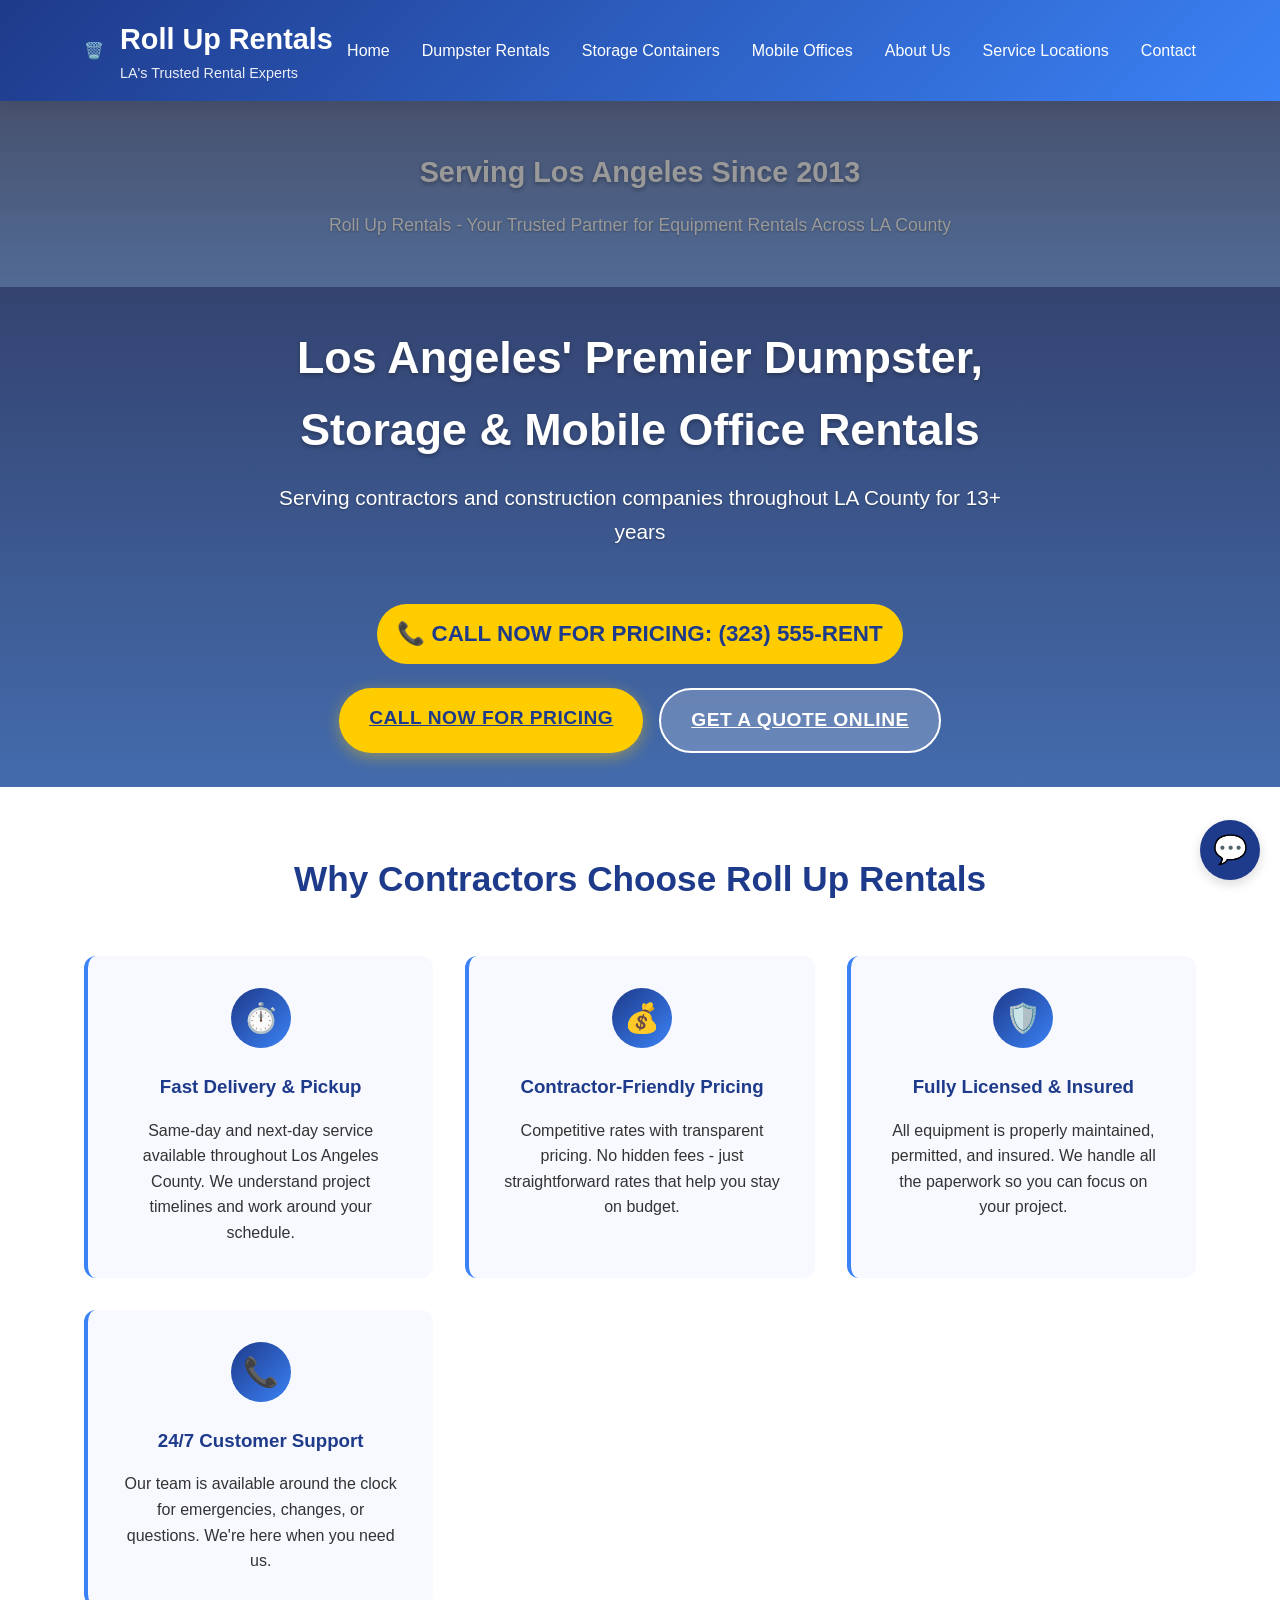
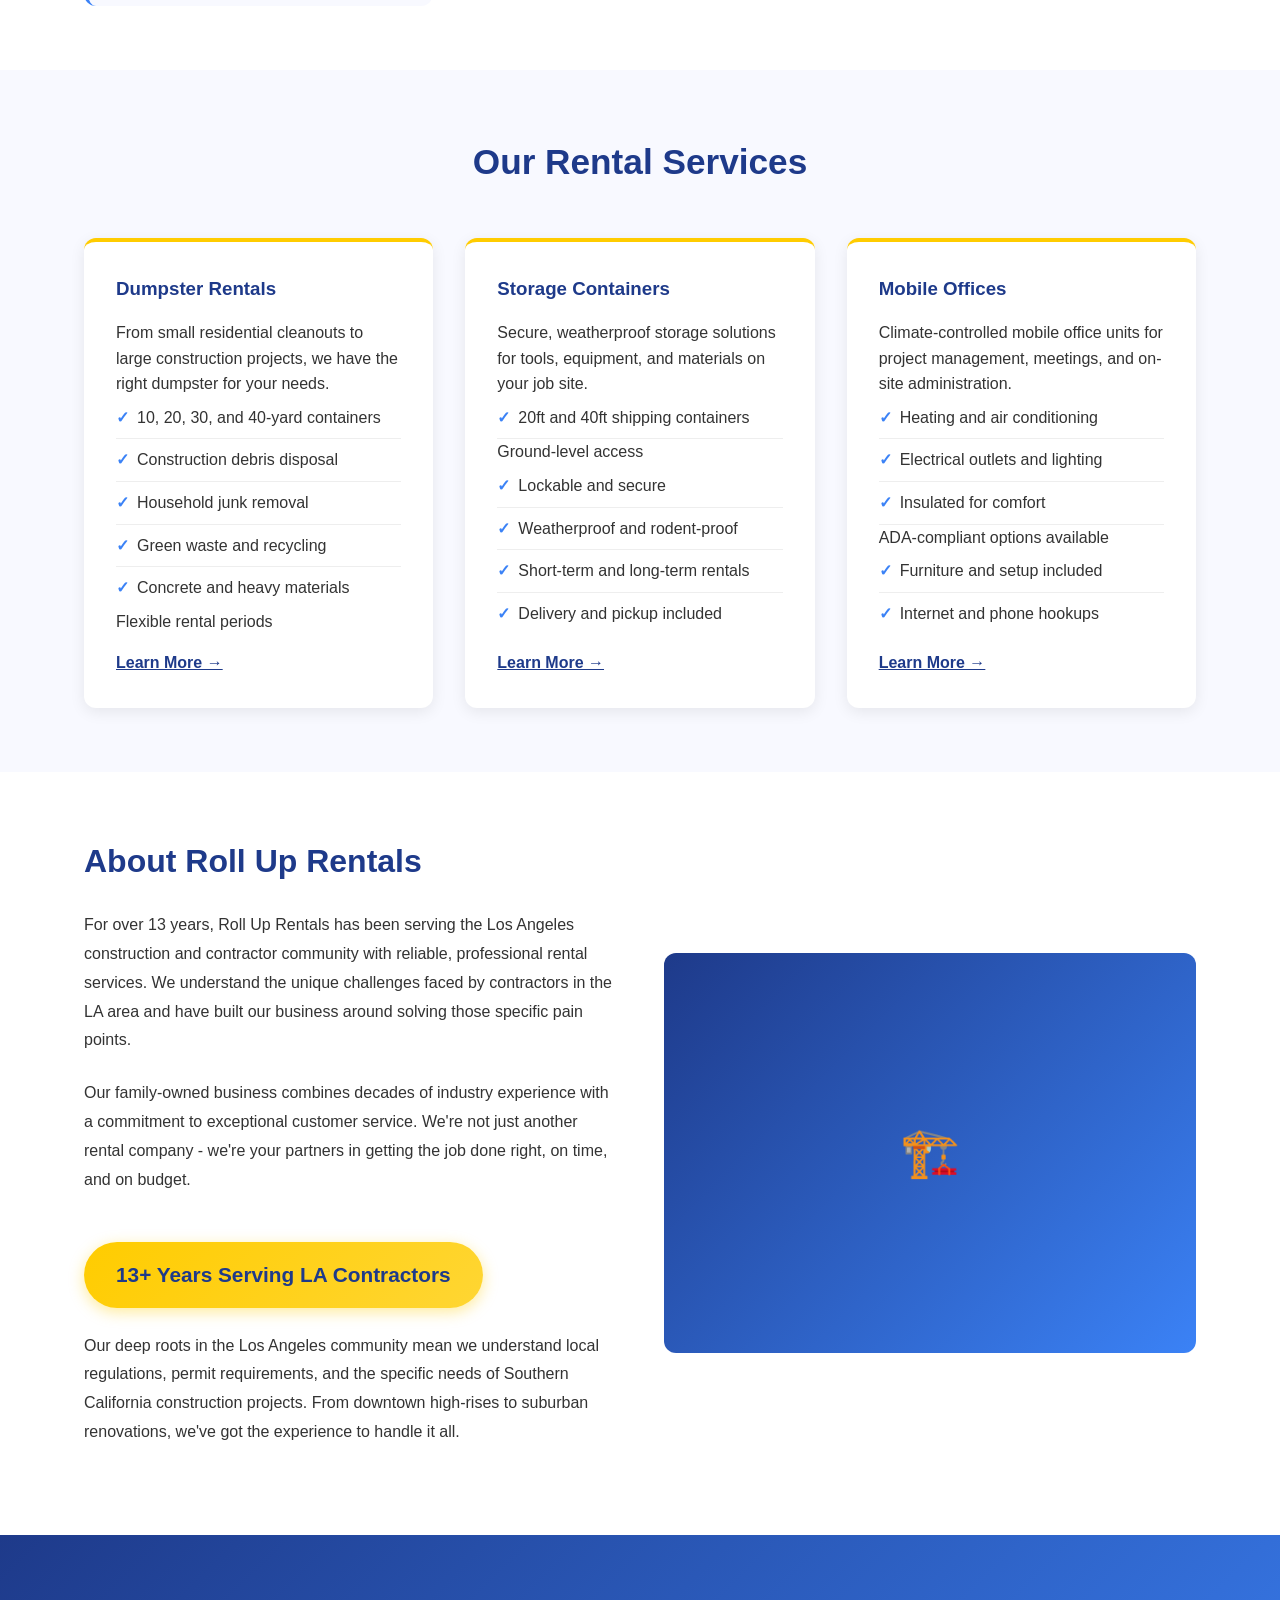
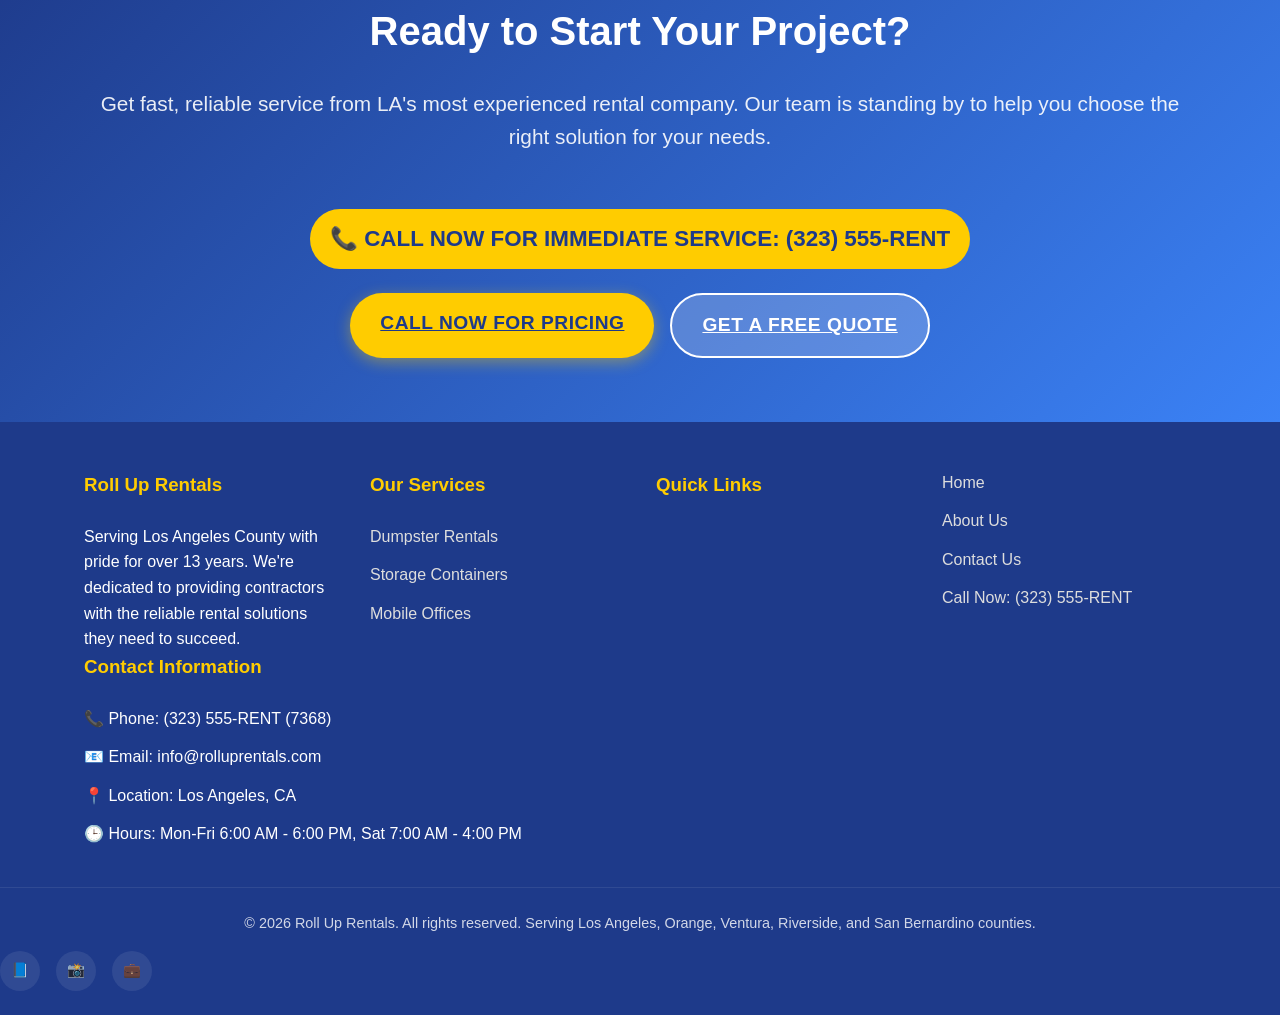
<file: index.html>
<!DOCTYPE html>
<html lang="en">
<head>
    <meta charset="UTF-8">
    <meta name="viewport" content="width=device-width, initial-scale=1.0">
    <title>Roll Up Rentals - Dumpster, Storage & Mobile Office Rentals in LA</title>
    <meta name="description" content="Roll Up Rentals provides dumpster, storage container, and mobile office rentals throughout Los Angeles with 13+ years of experience. Serving Hollywood, Downtown LA, San Fernando Valley, West LA & South Bay.">
    <meta name="keywords" content="dumpster rental Los Angeles, storage container rental LA, mobile office rental Hollywood, scissor lift rental Downtown LA, equipment rental San Fernando Valley, West LA construction equipment, South Bay waste management, LA equipment rentals">
    <!-- JSON-LD Structured Data for Local SEO -->
    <script type="application/ld+json">
    {
      "@context": "https://schema.org",
      "@type": "LocalBusiness",
      "name": "Roll Up Rentals",
      "image": "https://example.com/logo.png",
      "@id": "https://rolluprentals.com",
      "url": "https://rolluprentals.com",
      "telephone": "1-800-RAPID-WASTE",
      "priceRange": "$$",
      "address": {
        "@type": "PostalAddress",
        "streetAddress": "Los Angeles Area",
        "addressLocality": "Los Angeles",
        "addressRegion": "CA",
        "postalCode": "90001",
        "addressCountry": "US"
      },
      "geo": {
        "@type": "GeoCoordinates",
        "latitude": 34.0522,
        "longitude": -118.2437
      },
      "openingHoursSpecification": [{
        "@type": "OpeningHoursSpecification",
        "dayOfWeek": [
          "Monday",
          "Tuesday",
          "Wednesday",
          "Thursday",
          "Friday"
        ],
        "opens": "06:00",
        "closes": "18:00"
      }],
      "servesArea": [
        "Hollywood",
        "Downtown Los Angeles",
        "San Fernando Valley",
        "West Los Angeles",
        "South Bay",
        "Los Angeles County"
      ],
      "department": [
        {
          "@type": "HomeAndConstructionBusiness",
          "name": "Roll Up Rentals Dumpster Rentals",
          "url": "https://rolluprentals.com/dumpster-rentals.html"
        },
        {
          "@type": "HomeAndConstructionBusiness",
          "name": "Roll Up Rentals Storage Containers",
          "url": "https://rolluprentals.com/storage-containers.html"
        },
        {
          "@type": "HomeAndConstructionBusiness",
          "name": "Roll Up Rentals Mobile Offices",
          "url": "https://rolluprentals.com/mobile-offices.html"
        }
      ]
    }
    </script>
    <style>
        * {
            margin: 0;
            padding: 0;
            box-sizing: border-box;
        }
        
        body {
            font-family: 'Segoe UI', Tahoma, Geneva, Verdana, sans-serif;
            line-height: 1.6;
            color: #333;
            background-color: #f9f9f9;
        }
        
        .container {
            width: 90%;
            max-width: 1200px;
            margin: 0 auto;
            padding: 0 20px;
        }
        
        header {
            background: linear-gradient(135deg, #1e3a8a 0%, #3b82f6 100%);
            color: white;
            padding: 1rem 0;
            position: sticky;
            top: 0;
            z-index: 1000;
            box-shadow: 0 2px 10px rgba(0,0,0,0.1);
        }
        
        header .logo {
            display: flex;
            align-items: center;
            gap: 1rem;
        }
        
        header .logo h1 {
            font-size: 1.8rem;
            font-weight: bold;
        }
        
        header .logo p {
            font-size: 0.9rem;
            opacity: 0.9;
        }
        
        /* Los Angeles Skyline Banner */
        .la-banner {
            background: linear-gradient(rgba(30, 58, 138, 0.6), rgba(59, 130, 246, 0.6)),
                      url('https://images.unsplash.com/photo-1449824913935-5d608d6450e3?auto=format&fit=crop&w=1600&q=80');
            background-size: cover;
            background-position: center;
            text-align: center;
            padding: 3rem 0;
            color: white;
            position: relative;
        }
        
        .la-banner::after {
            content: '';
            position: absolute;
            top: 0;
            left: 0;
            right: 0;
            bottom: 0;
            background: rgba(0, 0, 0, 0.4);
        }
        
        .la-banner-content {
            position: relative;
            z-index: 10;
        }
        
        .la-banner h2 {
            font-size: 1.8rem;
            margin-bottom: 1rem;
            text-shadow: 0 2px 4px rgba(0,0,0,0.3);
        }
        
        .la-banner p {
            font-size: 1.1rem;
            max-width: 800px;
            margin-left: auto;
            margin-right: auto;
            text-shadow: 0 1px 2px rgba(0,0,0,0.3);
        }
        
        .hero {
            background: linear-gradient(rgba(30, 58, 138, 0.8), rgba(59, 130, 246, 0.8)); 
                      /* url('https://images.unsplash.com/photo-1581578731548-c64695cc6952?auto=format&fit=crop&w=1600&q=80') */;
            background-size: cover;
            background-position: center;
            height: 500px;
            display: flex;
            align-items: center;
            color: white;
            text-align: center;
            position: relative;
        }
        
        .hero::after {
            content: '';
            position: absolute;
            top: 0;
            left: 0;
            right: 0;
            bottom: 0;
            background: rgba(0, 0, 0, 0.3);
        }
        
        .hero-content {
            position: relative;
            z-index: 10;
            max-width: 800px;
        }
        
        .hero h2 {
            font-size: 2.8rem;
            margin-bottom: 1rem;
            text-shadow: 0 2px 4px rgba(0,0,0,0.3);
        }
        
        .hero p {
            font-size: 1.3rem;
            margin-bottom: 2rem;
            text-shadow: 0 1px 2px rgba(0,0,0,0.3);
        }
        
        .cta-buttons {
            display: flex;
            gap: 1rem;
            justify-content: center;
            flex-wrap: wrap;
        }
        
        .btn-primary, .btn-secondary {
            padding: 15px 30px;
            font-size: 1.2rem;
            font-weight: bold;
            border: none;
            border-radius: 50px;
            cursor: pointer;
            transition: all 0.3s ease;
            text-transform: uppercase;
            letter-spacing: 0.5px;
        }
        
        .btn-primary {
            background: #ffcc00;
            color: #1e3a8a;
            box-shadow: 0 4px 15px rgba(255, 204, 0, 0.4);
        }
        
        .btn-secondary {
            background: rgba(255, 255, 255, 0.2);
            color: white;
            border: 2px solid white;
        }
        
        .btn-primary:hover {
            transform: translateY(-3px);
            box-shadow: 0 6px 20px rgba(255, 204, 0, 0.6);
            background: #ffd633;
        }
        
        .btn-secondary:hover {
            background: rgba(255, 255, 255, 0.3);
            transform: translateY(-3px);
        }
        
        .phone-highlight {
            display: block;
            background: #ffcc00;
            color: #1e3a8a;
            padding: 12px 20px;
            font-size: 1.4rem;
            font-weight: bold;
            border-radius: 30px;
            margin: 1.5rem 0;
            display: inline-block;
            animation: pulse 2s infinite;
        }
        
        @keyframes pulse {
            0% { transform: scale(1); }
            50% { transform: scale(1.05); }
            100% { transform: scale(1); }
        }
        
        .features {
            padding: 4rem 0;
            background: white;
        }
        
        .features h2 {
            text-align: center;
            margin-bottom: 3rem;
            color: #1e3a8a;
            font-size: 2.2rem;
        }
        
        .features-grid {
            display: grid;
            grid-template-columns: repeat(auto-fit, minmax(280px, 1fr));
            gap: 2rem;
        }
        
        .feature-card {
            background: #f8f9ff;
            padding: 2rem;
            border-radius: 12px;
            text-align: center;
            transition: transform 0.3s ease, box-shadow 0.3s ease;
            border-left: 4px solid #3b82f6;
        }
        
        .feature-card:hover {
            transform: translateY(-5px);
            box-shadow: 0 10px 25px rgba(0,0,0,0.1);
        }
        
        .feature-icon {
            width: 60px;
            height: 60px;
            background: linear-gradient(135deg, #1e3a8a, #3b82f6);
            border-radius: 50%;
            display: flex;
            align-items: center;
            justify-content: center;
            margin: 0 auto 1.5rem;
            font-size: 1.8rem;
            color: white;
        }
        
        .feature-card h3 {
            margin-bottom: 1rem;
            color: #1e3a8a;
        }
        
        .services {
            padding: 4rem 0;
            background: #f8f9ff;
        }
        
        .services h2 {
            text-align: center;
            margin-bottom: 3rem;
            color: #1e3a8a;
            font-size: 2.2rem;
        }
        
        .services-grid {
            display: grid;
            grid-template-columns: repeat(auto-fit, minmax(300px, 1fr));
            gap: 2rem;
        }
        
        .service-card {
            background: white;
            padding: 2rem;
            border-radius: 12px;
            box-shadow: 0 4px 15px rgba(0,0,0,0.08);
            transition: transform 0.3s ease, box-shadow 0.3s ease;
            border-top: 4px solid #ffcc00;
        }
        
        .service-card:hover {
            transform: translateY(-5px);
            box-shadow: 0 8px 25px rgba(0,0,0,0.15);
        }
        
        .service-card h3 {
            color: #1e3a8a;
            margin-bottom: 1rem;
        }
        
        .service-card ul {
            list-style: none;
        }
        
        .service-card li {
            padding: 0.5rem 0;
            border-bottom: 1px solid #eee;
            display: flex;
            align-items: center;
            gap: 0.5rem;
        }
        
        .service-card li:last-child {
            border-bottom: none;
        }
        
        .service-card li::before {
            content: "✓";
            color: #3b82f6;
            font-weight: bold;
        }
        
        .about {
            padding: 4rem 0;
            background: white;
        }
        
        .about-content {
            display: grid;
            grid-template-columns: 1fr 1fr;
            gap: 3rem;
            align-items: center;
        }
        
        .about-text h2 {
            color: #1e3a8a;
            margin-bottom: 1.5rem;
            font-size: 2rem;
        }
        
        .about-text p {
            margin-bottom: 1.5rem;
            line-height: 1.8;
        }
        
        .experience-badge {
            background: linear-gradient(135deg, #ffcc00, #ffd633);
            color: #1e3a8a;
            padding: 1rem 2rem;
            border-radius: 50px;
            display: inline-block;
            font-weight: bold;
            font-size: 1.3rem;
            box-shadow: 0 4px 15px rgba(255, 204, 0, 0.4);
            margin: 1.5rem 0;
        }
        
        .cta-section {
            text-align: center;
            padding: 4rem 0;
            background: linear-gradient(135deg, #1e3a8a 0%, #3b82f6 100%);
            color: white;
        }
        
        .cta-section h2 {
            font-size: 2.5rem;
            margin-bottom: 1.5rem;
        }
        
        .cta-section p {
            font-size: 1.3rem;
            margin-bottom: 2rem;
            opacity: 0.9;
        }
        
        .footer {
            background: #1e3a8a;
            color: white;
            padding: 3rem 0 1.5rem;
        }
        
        .footer-content {
            display: grid;
            grid-template-columns: repeat(auto-fit, minmax(250px, 1fr));
            gap: 2rem;
        }
        
        .footer h3 {
            margin-bottom: 1.5rem;
            color: #ffcc00;
        }
        
        .footer ul {
            list-style: none;
        }
        
        .footer li {
            margin-bottom: 0.8rem;
        }
        
        .footer a {
            color: #ddd;
            text-decoration: none;
            transition: color 0.3s ease;
        }
        
        .footer a:hover {
            color: white;
        }
        
        .footer-bottom {
            text-align: center;
            margin-top: 2.5rem;
            padding-top: 1.5rem;
            border-top: 1px solid rgba(255,255,255,0.1);
            font-size: 0.9rem;
            opacity: 0.8;
        }
        
        .social-links {
            display: flex;
            gap: 1rem;
            margin-top: 1rem;
        }
        
        .social-links a {
            width: 40px;
            height: 40px;
            border-radius: 50%;
            background: rgba(255,255,255,0.1);
            display: flex;
            align-items: center;
            justify-content: center;
            color: white;
            transition: all 0.3s ease;
        }
        
        .social-links a:hover {
            background: rgba(255,255,255,0.2);
            transform: translateY(-3px);
        }
        
        @media (max-width: 768px) {
            .hero h2 {
                font-size: 2.2rem;
            }
            
            .hero p {
                font-size: 1.1rem;
            }
            
            .about-content {
                grid-template-columns: 1fr;
            }
            
            .hero {
                height: 400px;
            }
            
            nav ul {
                flex-direction: column;
                gap: 1rem;
            }
            
            .la-banner {
                padding: 2rem 0;
            }
            
            .la-banner h2 {
                font-size: 1.5rem;
            }
            
            .la-banner p {
                font-size: 1rem;
            }
        }
        
        nav {
            display: flex;
            justify-content: space-between;
            align-items: center;
        }
        
        nav ul {
            display: flex;
            gap: 2rem;
            list-style: none;
        }
        
        nav a {
            color: white;
            text-decoration: none;
            font-weight: 500;
            transition: opacity 0.3s ease;
        }
        
        nav a:hover {
            opacity: 0.8;
        }
        
        .mobile-menu-toggle {
            display: none;
            background: none;
            border: none;
            color: white;
            font-size: 1.5rem;
            cursor: pointer;
        }
        
        @media (max-width: 768px) {
            .mobile-menu-toggle {
                display: block;
            }
            
            nav ul {
                position: fixed;
                top: 70px;
                right: -100%;
                background: rgba(30, 58, 138, 0.95);
                width: 80%;
                max-width: 300px;
                height: calc(100vh - 70px);
                flex-direction: column;
                padding: 2rem;
                transition: right 0.3s ease;
                z-index: 999;
            }
            
            nav ul.active {
                right: 0;
            }
        }
    </style>
</head>
<body>
    <header>
        <div class="container">
            <nav>
                <div class="logo">
                    <div>🗑️</div>
                    <div>
                        <h1>Roll Up Rentals</h1>
                        <p>LA's Trusted Rental Experts</p>
                    </div>
                </div>
                <button class="mobile-menu-toggle" aria-label="Toggle menu">☰</button>
                <ul>
                    <li><a href="index.html">Home</a></li>
                    <li><a href="dumpster-rentals.html">Dumpster Rentals</a></li>
                    <li><a href="storage-containers.html">Storage Containers</a></li>
                    <li><a href="mobile-offices.html">Mobile Offices</a></li>
                    <li><a href="about.html">About Us</a></li
                    <li><a href="service-locations.html">Service Locations</a></li>
                    <li><a href="contact.html">Contact</a></li>
                </ul>
            </nav>
        </div>
    </header>

    <!-- Los Angeles Skyline Banner -->
    <section class="la-banner">
        <div class="banner-content">
            <h2>Serving Los Angeles Since 2013</h2>
            <p>Roll Up Rentals - Your Trusted Partner for Equipment Rentals Across LA County</p>
        </div>
    </section>

    <section class="hero">
        <div class="hero-content container">
            <h2>Los Angeles' Premier Dumpster, Storage & Mobile Office Rentals</h2>
            <p>Serving contractors and construction companies throughout LA County for 13+ years</p>
            <div class="phone-highlight">📞 CALL NOW FOR PRICING: (323) 555-RENT</div>
            <div class="cta-buttons">
                <a href="tel:+13235557368" class="btn-primary">CALL NOW FOR PRICING</a>
                <a href="contact.html" class="btn-secondary">GET A QUOTE ONLINE</a>
            </div>
        </div>
    </section>

    <section class="features">
        <div class="container">
            <h2>Why Contractors Choose Roll Up Rentals</h2>
            <div class="features-grid">
                <div class="feature-card">
                    <div class="feature-icon">⏱️</div>
                    <h3>Fast Delivery & Pickup</h3>
                    <p>Same-day and next-day service available throughout Los Angeles County. We understand project timelines and work around your schedule.</p>
                </div>
                <div class="feature-card">
                    <div class="feature-icon">💰</div>
                    <h3>Contractor-Friendly Pricing</h3>
                    <p>Competitive rates with transparent pricing. No hidden fees - just straightforward rates that help you stay on budget.</p>
                </div>
                <div class="feature-card">
                    <div class="feature-icon">🛡️</div>
                    <h3>Fully Licensed & Insured</h3>
                    <p>All equipment is properly maintained, permitted, and insured. We handle all the paperwork so you can focus on your project.</p>
                </div>
                <div class="feature-card">
                    <div class="feature-icon">📞</div>
                    <h3>24/7 Customer Support</h3>
                    <p>Our team is available around the clock for emergencies, changes, or questions. We're here when you need us.</p>
                </div>
            </div>
        </div>
    </section>

    <section class="services">
        <div class="container">
            <h2>Our Rental Services</h2>
            <div class="services-grid">
                <div class="service-card">
                    <h3>Dumpster Rentals</h3>
                    <p>From small residential cleanouts to large construction projects, we have the right dumpster for your needs.</p>
                    <ul>
                        <li>10, 20, 30, and 40-yard containers</li>
                        <li>Construction debris disposal</li>
                        <li>Household junk removal</li>
                        <li>Green waste and recycling</li>
                        <li>Concrete and heavy materials</li
                        <li>Flexible rental periods</li>
                    </ul>
                    <a href="dumpster-rentals.html" style="display:inline-block; margin-top:1rem; color:#1e3a8a; font-weight:bold;">Learn More →</a>
                </div>
                
                <div class="service-card">
                    <h3>Storage Containers</h3>
                    <p>Secure, weatherproof storage solutions for tools, equipment, and materials on your job site.</p>
                    <ul>
                        <li>20ft and 40ft shipping containers</li
                        <li>Ground-level access</li>
                        <li>Lockable and secure</li>
                        <li>Weatherproof and rodent-proof</li>
                        <li>Short-term and long-term rentals</li>
                        <li>Delivery and pickup included</li>
                    </ul>
                    <a href="storage-containers.html" style="display:inline-block; margin-top:1rem; color:#1e3a8a; font-weight:bold;">Learn More →</a>
                </div>
                
                <div class="service-card">
                    <h3>Mobile Offices</h3>
                    <p>Climate-controlled mobile office units for project management, meetings, and on-site administration.</p>
                    <ul>
                        <li>Heating and air conditioning</li>
                        <li>Electrical outlets and lighting</li>
                        <li>Insulated for comfort</li
                        <li>ADA-compliant options available</li>
                        <li>Furniture and setup included</li>
                        <li>Internet and phone hookups</li>
                    </ul>
                    <a href="mobile-offices.html" style="display:inline-block; margin-top:1rem; color:#1e3a8a; font-weight:bold;">Learn More →</a>
                </div>
            </div>
        </div>
    </section>

    <section class="about">
        <div class="container">
            <div class="about-content">
                <div class="about-text">
                    <h2>About Roll Up Rentals</h2>
                    <p>For over 13 years, Roll Up Rentals has been serving the Los Angeles construction and contractor community with reliable, professional rental services. We understand the unique challenges faced by contractors in the LA area and have built our business around solving those specific pain points.</p>
                    <p>Our family-owned business combines decades of industry experience with a commitment to exceptional customer service. We're not just another rental company - we're your partners in getting the job done right, on time, and on budget.</p>
                    <div class="experience-badge">13+ Years Serving LA Contractors</div>
                    <p>Our deep roots in the Los Angeles community mean we understand local regulations, permit requirements, and the specific needs of Southern California construction projects. From downtown high-rises to suburban renovations, we've got the experience to handle it all.</p>
                </div>
                <div class="about-image">
                    <div style="height: 400px; background: linear-gradient(135deg, #1e3a8a, #3b82f6); border-radius: 12px; display: flex; align-items: center; justify-content: center; color: white; font-size: 3rem;">
                        🏗️
                    </div>
                </div>
            </div>
        </div>
    </section>

    <section class="cta-section">
        <div class="container">
            <h2>Ready to Start Your Project?</h2>
            <p>Get fast, reliable service from LA's most experienced rental company. Our team is standing by to help you choose the right solution for your needs.</p>
            <div class="phone-highlight">📞 CALL NOW FOR IMMEDIATE SERVICE: (323) 555-RENT</div>
            <div class="cta-buttons">
                <a href="tel:+13235557368" class="btn-primary">CALL NOW FOR PRICING</a>
                <a href="contact.html" class="btn-secondary">GET A FREE QUOTE</a>
            </div>
        </div>
    </section>

    <footer class="footer">
        <div class="container">
            <div class="footer-content">
                <div>
                    <h3>Roll Up Rentals</h3>
                    <p>Serving Los Angeles County with pride for over 13 years. We're dedicated to providing contractors with the reliable rental solutions they need to succeed.</p>
                </div>
                <div>
                    <h3>Our Services</h3>
                    <ul>
                        <li><a href="dumpster-rentals.html">Dumpster Rentals</a></li>
                        <li><a href="storage-containers.html">Storage Containers</a></li>
                        <li><a href="mobile-offices.html">Mobile Offices</a></li>
                    </ul>
                </div
                <div>
                    <h3>Quick Links</h3>
                    <ul>
                        <li><a href="index.html">Home</a></li>
                        <li><a href="about.html">About Us</a></li>
                        <li><a href="contact.html">Contact Us</a></li>
                        <li><a href="tel:+13235557368">Call Now: (323) 555-RENT</a></li>
                    </ul>
                </div>
                <div>
                    <h3>Contact Information</h3>
                    <ul>
                        <li>📞 Phone: (323) 555-RENT (7368)</li>
                        <li>📧 Email: info@rolluprentals.com</li>
                        <li>📍 Location: Los Angeles, CA</li>
                        <li>🕒 Hours: Mon-Fri 6:00 AM - 6:00 PM, Sat 7:00 AM - 4:00 PM</li>
                    </ul>
                </div>
            </div>
            <div class="footer-bottom">
                <p>&copy; 2026 Roll Up Rentals. All rights reserved. Serving Los Angeles, Orange, Ventura, Riverside, and San Bernardino counties.</p>
                <div class="social-links">
                    <a href="#" aria-label="Facebook">📘</a>
                    <a href="#" aria-label="Instagram">📸</a>
                    <a href="#" aria-label="LinkedIn">💼</a>
                </div>
            </div>
        </div>
    </footer>

    <script>
        document.addEventListener('DOMContentLoaded', function() {
            const mobileToggle = document.querySelector('.mobile-menu-toggle');
            const navMenu = document.querySelector('nav ul');
            
            mobileToggle.addEventListener('click', function() {
                navMenu.classList.toggle('active');
            });
            
            // Close mobile menu when clicking outside
            document.addEventListener('click', function(e) {
                if (!mobileToggle.contains(e.target) && !navMenu.contains(e.target)) {
                    navMenu.classList.remove('active');
                }
            });
        });
    </script>
    <script src="js/chatbot.js"></script>
</body>
</html>
</file>
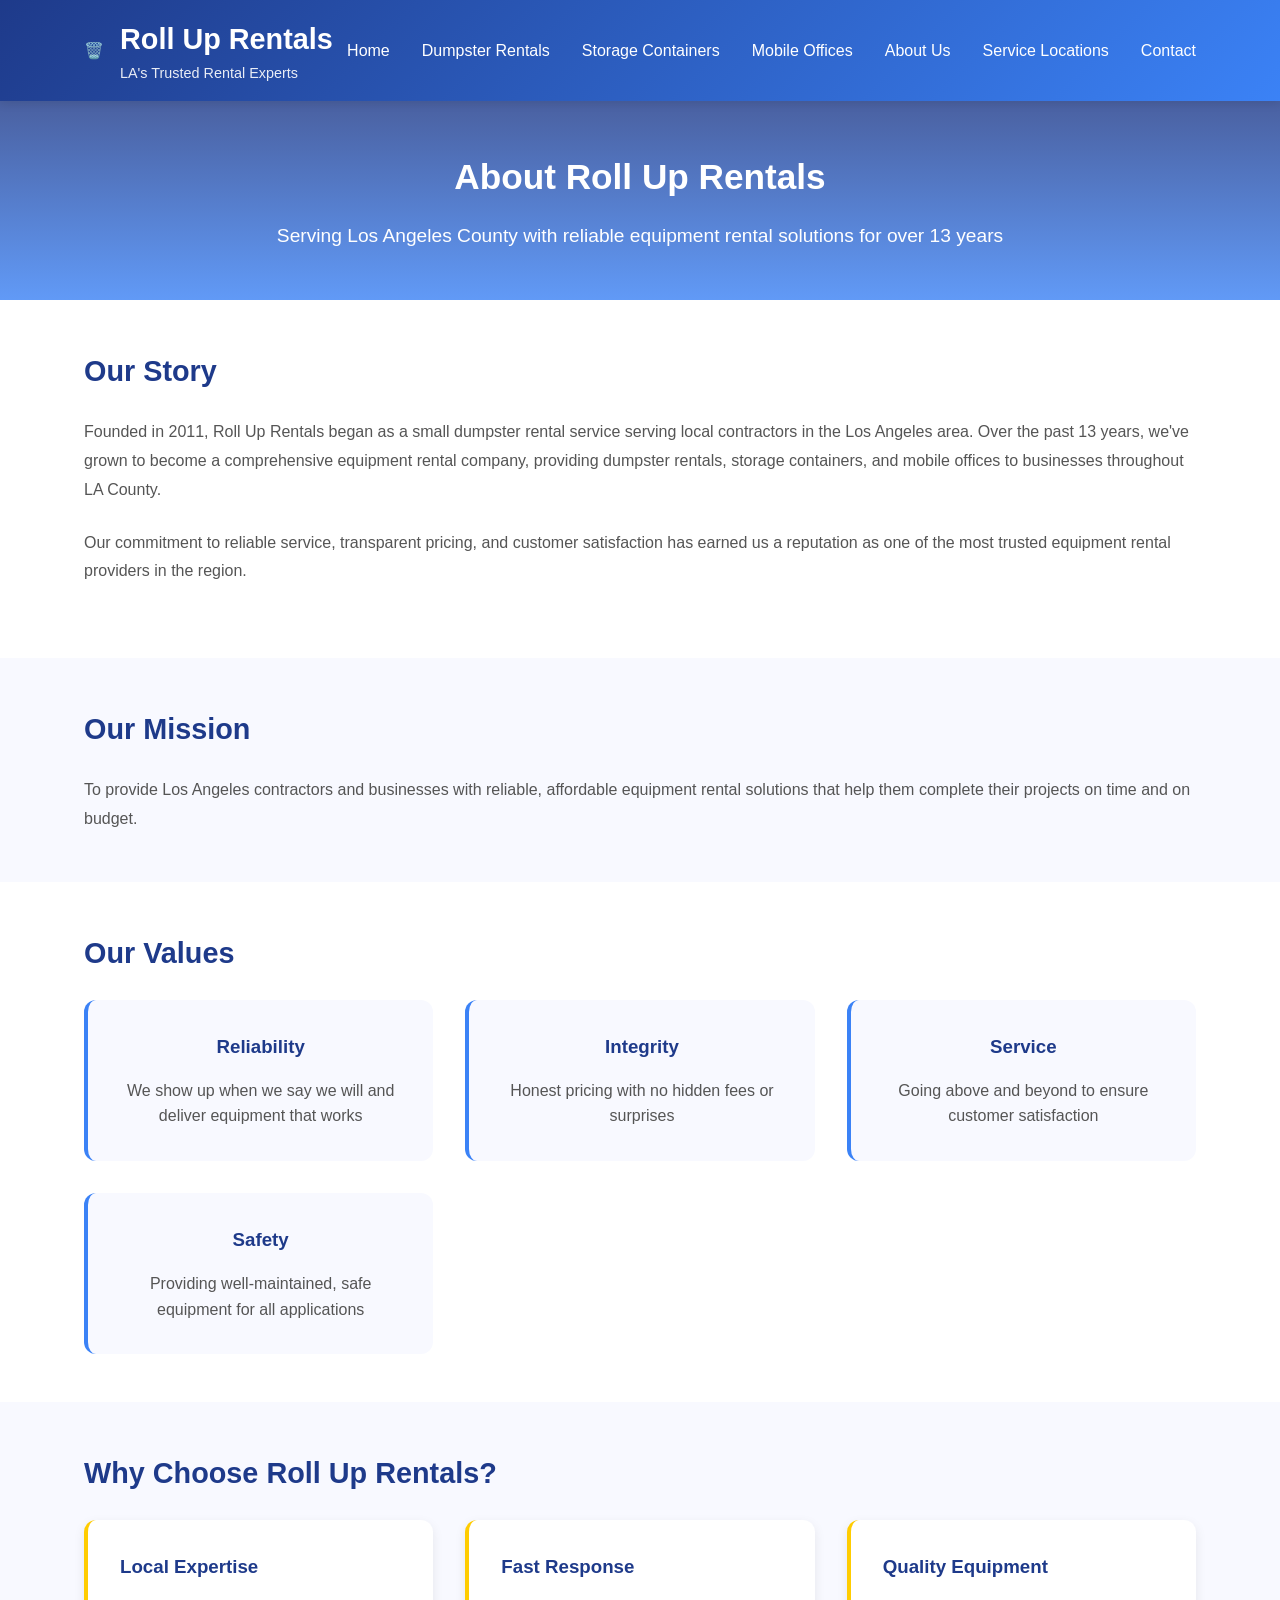
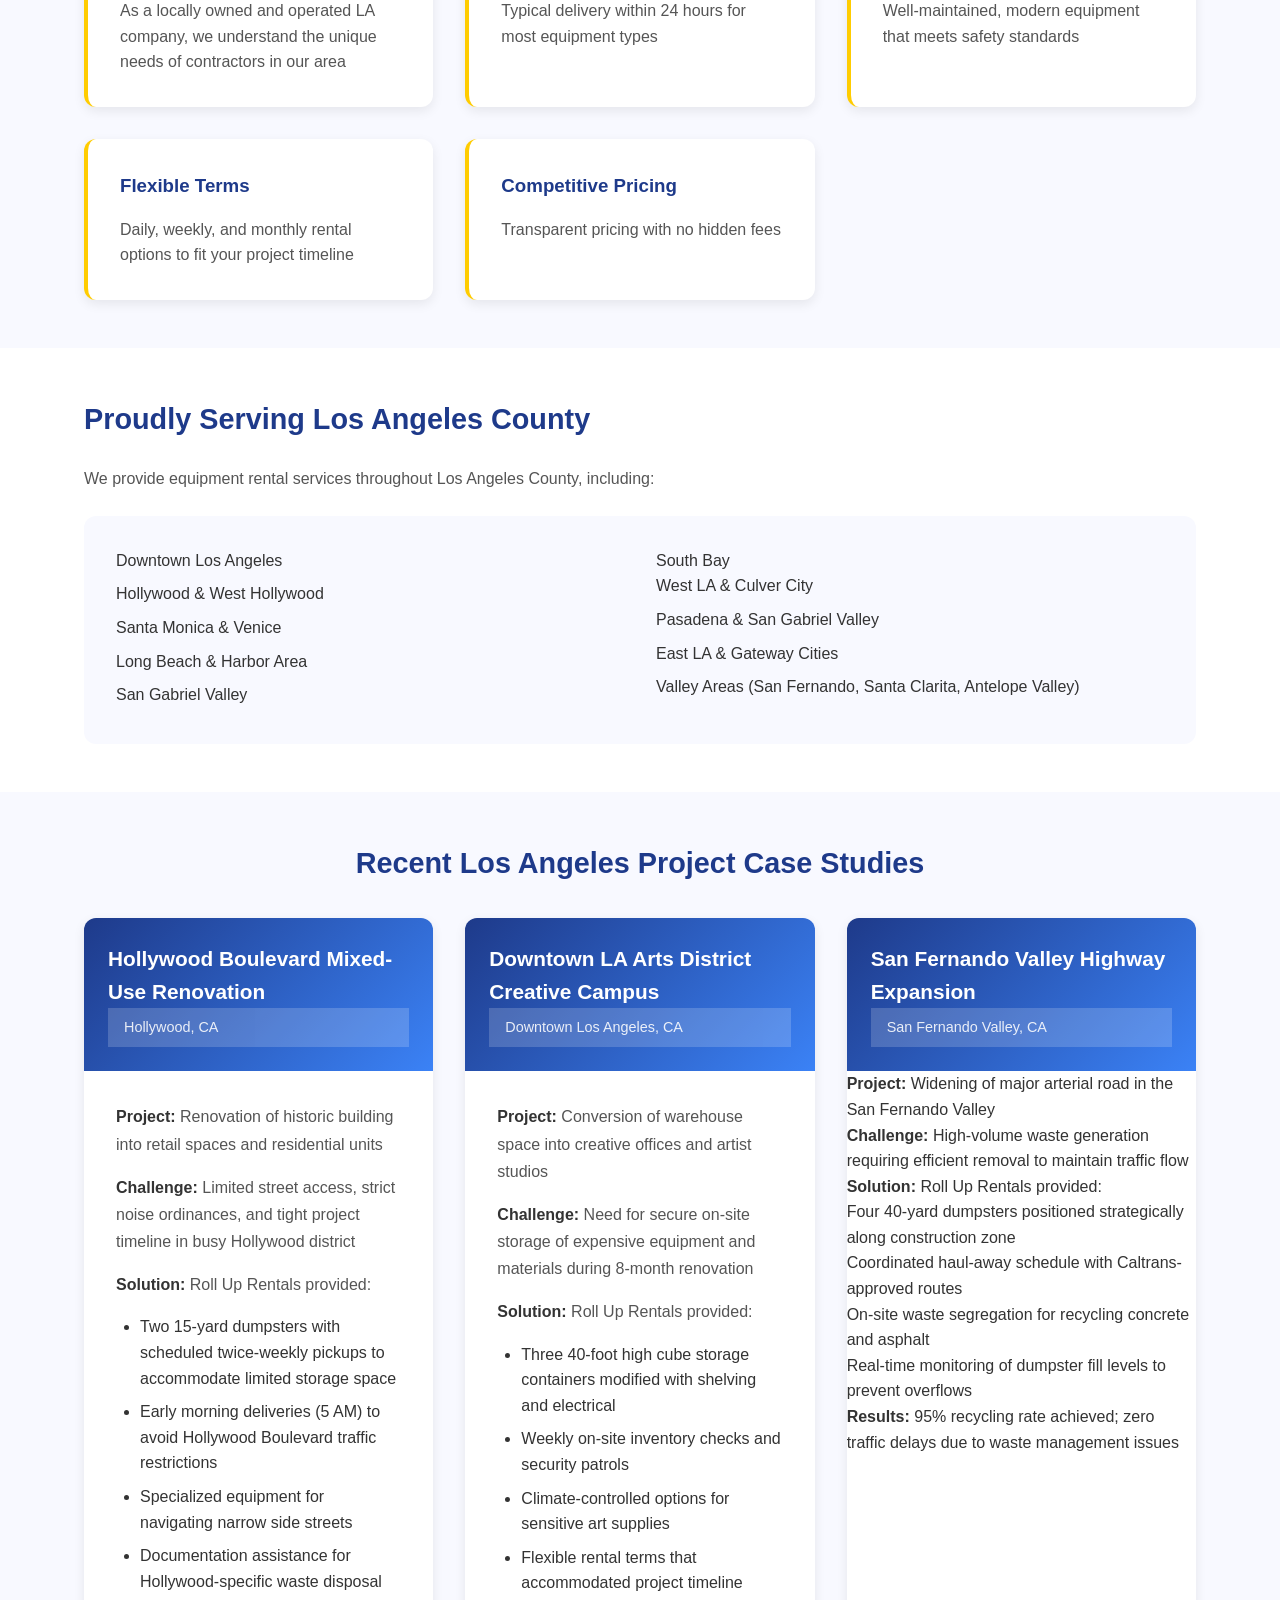
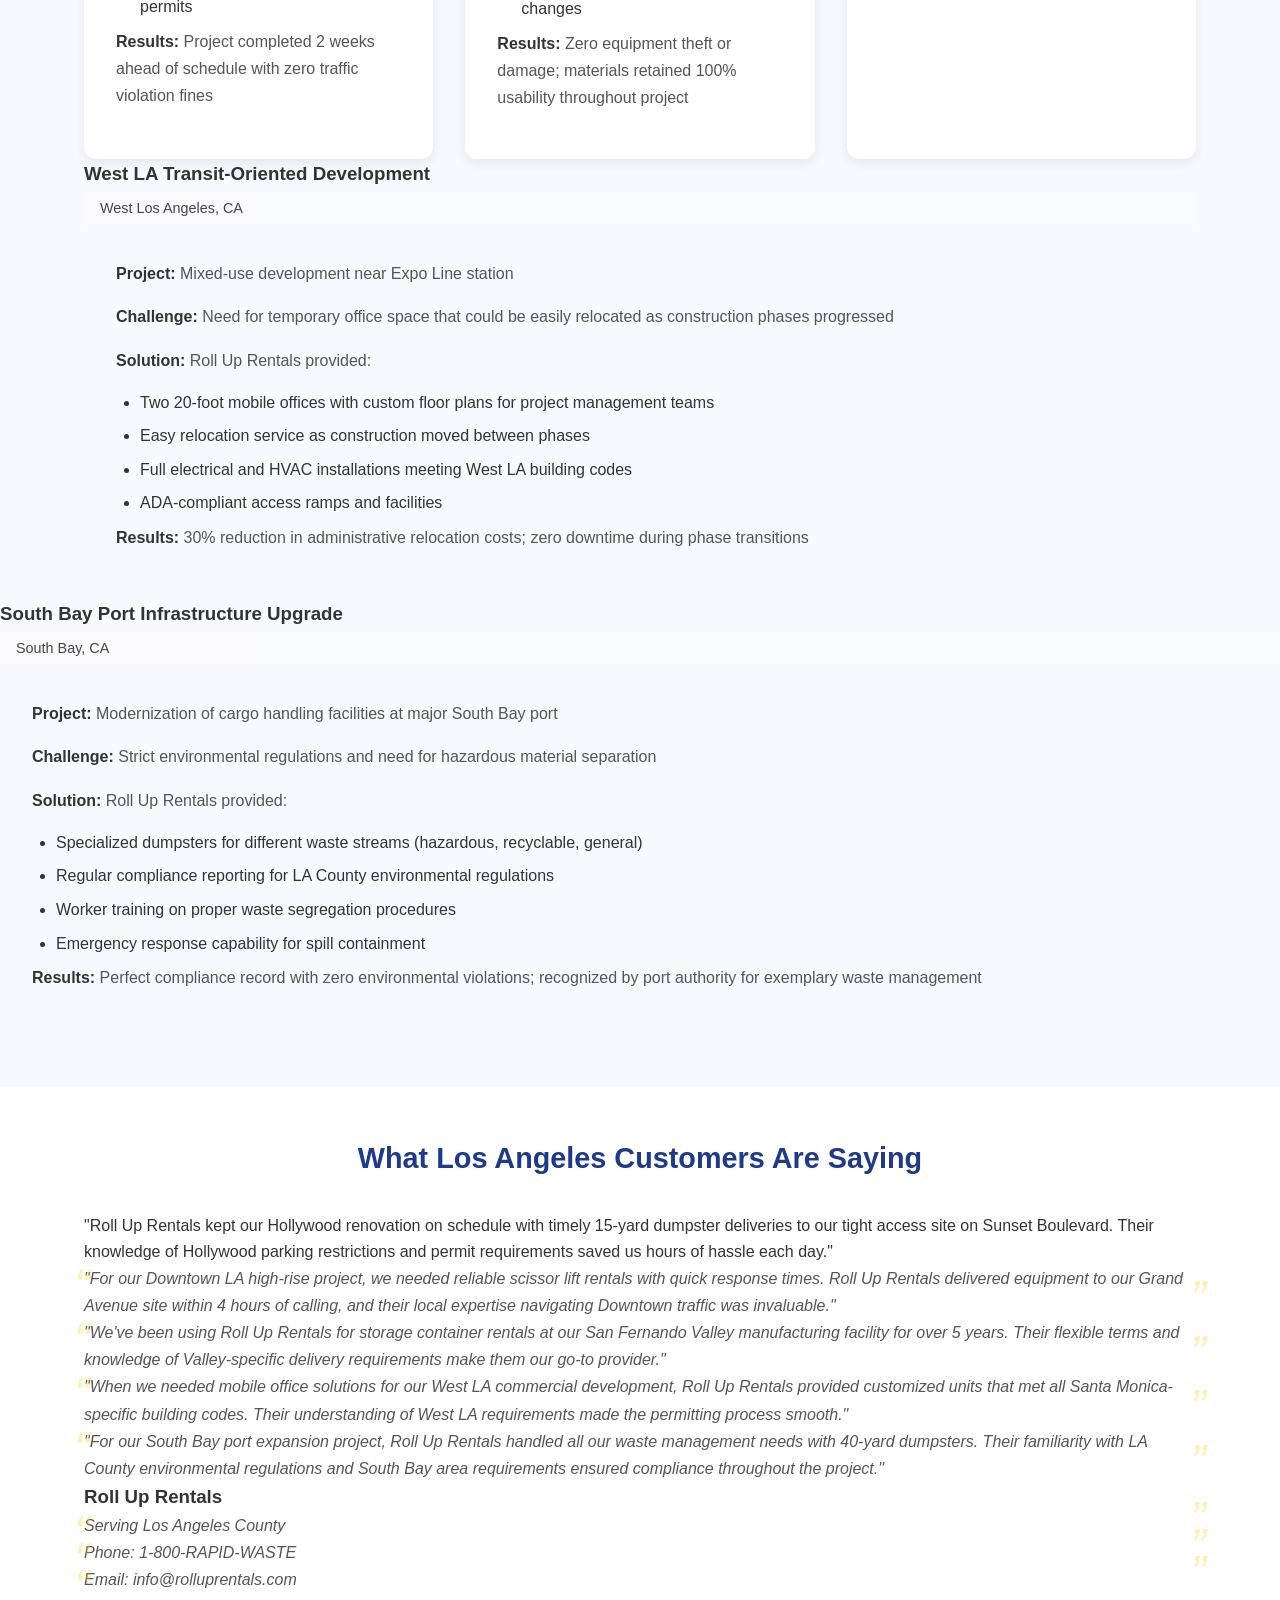
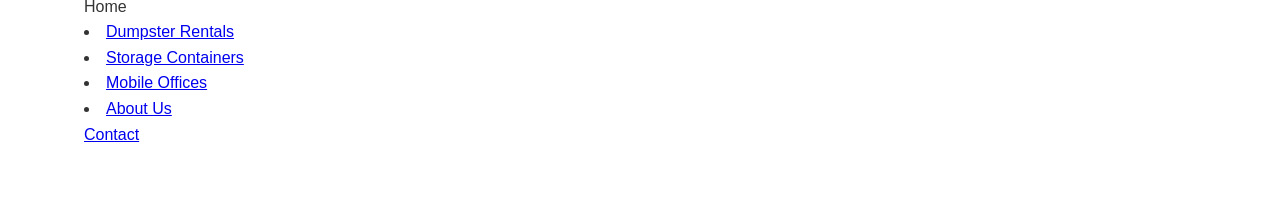
<file: about.html>
<!DOCTYPE html>
<html lang="en">
<head>
    <meta charset="UTF-8">
    <meta name="viewport" content="width=device-width, initial-scale=1.0">
    <title>About Roll Up Rentals - LA's Trusted Equipment Rental Company Since 2011</title>
    <meta name="description" content="Learn about Roll Up Rentals, a locally-owned Los Angeles equipment rental company serving Hollywood, Downtown LA, San Fernando Valley, West LA, South Bay and all LA County neighborhoods for over 13 years. Specializing in dumpster rentals, storage containers, and mobile offices.">
    <meta name="keywords" content="Los Angeles equipment rental company, LA dumpster rental history, Hollywood storage containers, Downtown LA mobile offices, San Fernando Valley scissor lifts, West LA equipment rentals, South Bay waste management">
    <!-- JSON-LD Structured Data for About Page -->
    <script type="application/ld+json">
    {
      "@context": "https://schema.org",
      "@type": "AboutPage",
      "name": "About Roll Up Rentals",
      "description": "Learn about Roll Up Rentals, a locally-owned Los Angeles equipment rental company serving Hollywood, Downtown LA, San Fernando Valley, West LA, South Bay and all LA County neighborhoods for over 13 years.",
      "author": {
        "@type": "Organization",
        "name": "Roll Up Rentals"
      },
      "publisher": {
        "@type": "Organization",
        "name": "Roll Up Rentals",
        "logo": {
          "@type": "ImageObject",
          "url": "https://rolluprentals.com/logo.png"
        }
      }
    }
    </script>
    <style>
        * {
            margin: 0;
            padding: 0;
            box-sizing: border-box;
        }
        
        body {
            font-family: 'Segoe UI', Tahoma, Geneva, Verdana, sans-serif;
            line-height: 1.6;
            color: #333;
            background-color: #f9f9f9;
        }
        
        .container {
            width: 90%;
            max-width: 1200px;
            margin: 0 auto;
            padding: 0 20px;
        }
        
        header {
            background: linear-gradient(135deg, #1e3a8a 0%, #3b82f6 100%);
            color: white;
            padding: 1rem 0;
            position: sticky;
            top: 0;
            z-index: 1000;
            box-shadow: 0 2px 10px rgba(0,0,0,0.1);
        }
        
        header .logo {
            display: flex;
            align-items: center;
            gap: 1rem;
        }
        
        header .logo h1 {
            font-size: 1.8rem;
            font-weight: bold;
        }
        
        header .logo p {
            font-size: 0.9rem;
            opacity: 0.9;
        }
        
        .hero {
            background: linear-gradient(rgba(30, 58, 138, 0.8), rgba(59, 130, 246, 0.8)); 
            color: white;
            text-align: center;
            padding: 3rem 0;
        }
        
        .hero h1 {
            font-size: 2.2rem;
            margin-bottom: 1rem;
        }
        
        .hero p {
            font-size: 1.2rem;
            max-width: 800px;
            margin-left: auto;
            margin-right: auto;
        }
        
        .about-us {
            background: white;
            padding: 3rem 0;
        }
        
        .about-us h2 {
            color: #1e3a8a;
            margin-bottom: 1.5rem;
            font-size: 1.8rem;
        }
        
        .about-us p {
            margin-bottom: 1.5rem;
            line-height: 1.8;
            color: #555;
        }
        
        .our-mission {
            background: #f8f9ff;
            padding: 3rem 0;
        }
        
        .our-mission h2 {
            color: #1e3a8a;
            margin-bottom: 1.5rem;
            font-size: 1.8rem;
        }
        
        .our-mission p {
            color: #555;
            line-height: 1.8;
        }
        
        .our-values {
            background: white;
            padding: 3rem 0;
        }
        
        .our-values h2 {
            color: #1e3a8a;
            margin-bottom: 1.5rem;
            font-size: 1.8rem;
        }
        
        .values-grid {
            display: grid;
            grid-template-columns: repeat(auto-fit, minmax(280px, 1fr));
            gap: 2rem;
        }
        
        .value-item {
            background: #f8f9ff;
            padding: 2rem;
            border-radius: 12px;
            text-align: center;
            border-left: 4px solid #3b82f6;
            transition: transform 0.3s ease, box-shadow 0.3s ease;
        }
        
        .value-item:hover {
            transform: translateY(-3px);
            box-shadow: 0 6px 16px rgba(0,0,0,0.12);
        }
        
        .value-item h3 {
            color: #1e3a8a;
            margin-bottom: 1rem;
        }
        
        .value-item p {
            color: #555;
            line-height: 1.6;
        }
        
        .why-choose-us {
            background: #f8f9ff;
            padding: 3rem 0;
        }
        
        .why-choose-us h2 {
            color: #1e3a8a;
            margin-bottom: 1.5rem;
            font-size: 1.8rem;
        }
        
        .reasons-grid {
            display: grid;
            grid-template-columns: repeat(auto-fit, minmax(280px, 1fr));
            gap: 2rem;
        }
        
        .reason-item {
            background: white;
            padding: 2rem;
            border-radius: 12px;
            box-shadow: 0 4px 12px rgba(0,0,0,0.08);
            border-left: 4px solid #ffcc00;
            transition: transform 0.3s ease, box-shadow 0.3s ease;
        }
        
        .reason-item:hover {
            transform: translateY(-3px);
            box-shadow: 0 6px 16px rgba(0,0,0,0.12);
        }
        
        .reason-item h3 {
            color: #1e3a8a;
            margin-bottom: 1rem;
        }
        
        .reason-item p {
            color: #555;
            line-height: 1.6;
        }
        
        .service-areas {
            background: white;
            padding: 3rem 0;
        }
        
        .service-areas h2 {
            color: #1e3a8a;
            margin-bottom: 1.5rem;
            font-size: 1.8rem;
        }
        
        .service-areas p {
            margin-bottom: 1.5rem;
            color: #555;
            line-height: 1.6;
        }
        
        .areas-list {
            background: #f8f9ff;
            padding: 2rem;
            border-radius: 12px;
        }
        
        .areas-list ul {
            list-style: none;
            columns: 2;
            gap: 2rem;
        }
        
        .areas-list li {
            margin-bottom: 0.5rem;
            color: #333;
        }
        
        .case-studies {
            background: #f8f9ff;
            padding: 3rem 0;
        }
        
        .case-studies h2 {
            color: #1e3a8a;
            margin-bottom: 2rem;
            font-size: 1.8rem;
            text-align: center;
        }
        
        .case-study-grid {
            display: grid;
            grid-template-columns: repeat(auto-fit, minmax(300px, 1fr));
            gap: 2rem;
        }
        
        .case-study-card {
            background: white;
            border-radius: 12px;
            overflow: hidden;
            box-shadow: 0 4px 12px rgba(0,0,0,0.08);
            transition: transform 0.3s ease, box-shadow 0.3s ease;
        }
        
        .case-study-card:hover {
            transform: translateY(-3px);
            box-shadow: 0 6px 16px rgba(0,0,0,0.12);
        }
        
        .case-study-header {
            background: linear-gradient(135deg, #1e3a8a, #3b82f6);
            color: white;
            padding: 1.5rem;
        }
        
        .case-study-header h3 {
            margin: 0;
            font-size: 1.3rem;
        }
        
        .case-study-location {
            display: block;
            background: rgba(255,255,255,0.2);
            padding: 0.5rem 1rem;
            margin: 0;
            font-size: 0.9rem;
            opacity: 0.9;
        }
        
        .case-study-content {
            padding: 2rem;
        }
        
        .case-study-content p {
            margin-bottom: 1rem;
            color: #555;
            line-height: 1.7;
        }
        
        .case-study-content strong {
            color: #333;
        }
        
        .case-study-content ul {
            margin-left: 1.5rem;
        }
        
        .case-study-content li {
            margin-bottom: 0.5rem;
        }
        
        .testimonials {
            background: white;
            padding: 3rem 0;
        }
        
        .testimonials h2 {
            color: #1e3a8a;
            margin-bottom: 2rem;
            font-size: 1.8rem;
            text-align: center;
        }
        
        .testimonial-grid {
            display: grid;
            grid-template-columns: repeat(auto-fit, minmax(300px, 1fr));
            gap: 2rem;
        }
        
        .testimonial-card {
            background: #f8f9ff;
            border-radius: 12px;
            padding: 2rem;
            box-shadow: 0 4px 12px rgba(0,0,0,0.08);
            transition: transform 0.3s ease, box-shadow 0.3s ease;
        }
        
        .testimonial-card:hover {
            transform: translateY(-3px);
            box-shadow: 0 6px 16px rgba(0,0,0,0.12);
        }
        
        .testimonial-content {
            margin-bottom: 1.5rem;
        }
        
        .testimonial-content p {
            font-style: italic;
            color: #555;
            line-height: 1.7;
            position: relative;
        }
        
        .testimonial-content p::before {
            content: "“";
            font-size: 3rem;
            color: #ffcc00;
            opacity: 0.3;
            position: absolute;
            top: -20px;
            left: -10px;
        }
        
        .testimonial-content p::after {
            content: "”";
            font-size: 3rem;
            color: #ffcc00;
            opacity: 0.3;
            position: absolute;
            bottom: -20px;
            right: -10px;
        }
        
        .testimonial-author {
            display: flex;
            flex-direction: column;
            align-items: flex-start;
        }
        
        .testimonial-author h4 {
            color: #1e3a8a;
            margin-bottom: 0.5rem;
            font-size: 1.1rem;
        }
        
        .testimonial-author p {
            color: #666;
            font-size: 0.9rem;
        }
        
        .footer {
            background: #1e3a8a;
            color: white;
            padding: 3rem 0 1.5rem;
        }
        
        .footer-content {
            display: grid;
            grid-template-columns: repeat(auto-fit, minmax(250px, 1fr));
            gap: 2rem;
        }
        
        .footer h3 {
            margin-bottom: 1.5rem;
            color: #ffcc00;
        }
        
        .footer ul {
            list-style: none;
        }
        
        .footer li {
            margin-bottom: 0.8rem;
        }
        
        .footer a {
            color: #ddd;
            text-decoration: none;
            transition: color 0.3s ease;
        }
        
        .footer a:hover {
            color: white;
        }
        
        .footer-bottom {
            text-align: center;
            margin-top: 2.5rem;
            padding-top: 1.5rem;
            border-top: 1px solid rgba(255,255,255,0.1);
            font-size: 0.9rem;
            opacity: 0.8;
        }
        
        .social-links {
            display: flex;
            gap: 1rem;
            margin-top: 1rem;
        }
        
        .social-links a {
            width: 40px;
            height: 40px;
            border-radius: 50%;
            background: rgba(255,255,255,0.1);
            display: flex;
            align-items: center;
            justify-content: center;
            color: white;
            transition: all 0.3s ease;
        }
        
        .social-links a:hover {
            background: rgba(255,255,255,0.2);
            transform: translateY(-3px);
        }
        
        @media (max-width: 768px) {
            .hero h1 {
                font-size: 1.8rem;
            }
            
            .hero p {
                font-size: 1.1rem;
            }
            
            .values-grid,
            .reasons-grid,
            .case-study-grid,
            .testimonial-grid {
                grid-template-columns: 1fr;
            }
            
            .areas-list ul {
                columns: 1;
            }
        }
        
        nav {
            display: flex;
            justify-content: space-between;
            align-items: center;
        }
        
        nav ul {
            display: flex;
            gap: 2rem;
            list-style: none;
        }
        
        nav a {
            color: white;
            text-decoration: none;
            font-weight: 500;
            transition: opacity 0.3s ease;
        }
        
        nav a:hover {
            opacity: 0.8;
        }
        
        .mobile-menu-toggle {
            display: none;
            background: none;
            border: none;
            color: white;
            font-size: 1.5rem;
            cursor: pointer;
        }
        
        @media (max-width: 768px) {
            .mobile-menu-toggle {
                display: block;
            }
            
            nav ul {
                position: fixed;
                top: 70px;
                right: -100%;
                background: rgba(30, 58, 138, 0.95);
                width: 80%;
                max-width: 300px;
                height: calc(100vh - 70px);
                flex-direction: column;
                padding: 2rem;
                transition: right 0.3s ease;
                z-index: 999;
            }
            
            nav ul.active {
                right: 0;
            }
        }
    </style>
</head>
<body>
    <header>
        <div class="container">
            <nav>
                <div class="logo">
                    <div>🗑️</div>
                    <div>
                        <h1>Roll Up Rentals</h1>
                        <p>LA's Trusted Rental Experts</p>
                    </div>
                </div>
                <button class="mobile-menu-toggle" aria-label="Toggle menu">☰</button>
                <ul>
                    <li><a href="index.html">Home</a></li>
                    <li><a href="dumpster-rentals.html">Dumpster Rentals</a></li>
                    <li><a href="storage-containers.html">Storage Containers</a></li>
                    <li><a href="mobile-offices.html">Mobile Offices</a></li>
                    <li><a href="about.html" class="active">About Us</a></li>
                    <li><a href="service-locations.html">Service Locations</a></li>
                    <li><a href="contact.html">Contact</a></li>
                </ul>
            </nav>
        </div>
    </header>

    <section class="hero">
        <div class="container">
            <h1>About Roll Up Rentals</h1>
            <p>Serving Los Angeles County with reliable equipment rental solutions for over 13 years</p>
        </div>
    </section>

    <section class="about-us">
        <div class="container">
            <h2>Our Story</h2>
            <p>Founded in 2011, Roll Up Rentals began as a small dumpster rental service serving local contractors in the Los Angeles area. Over the past 13 years, we've grown to become a comprehensive equipment rental company, providing dumpster rentals, storage containers, and mobile offices to businesses throughout LA County.</p>
            <p>Our commitment to reliable service, transparent pricing, and customer satisfaction has earned us a reputation as one of the most trusted equipment rental providers in the region.</p>
        </div>
    </section>

    <section class="our-mission">
        <div class="container">
            <h2>Our Mission</h2>
            <p>To provide Los Angeles contractors and businesses with reliable, affordable equipment rental solutions that help them complete their projects on time and on budget.</p>
        </div>
    </section>

    <section class="our-values">
        <div class="container">
            <h2>Our Values</h2>
            <div class="values-grid">
                <div class="value-item">
                    <h3>Reliability</h3>
                    <p>We show up when we say we will and deliver equipment that works</p>
                </div>
                <div class="value-item">
                    <h3>Integrity</h3>
                    <p>Honest pricing with no hidden fees or surprises</p>
                </div>
                <div class="value-item">
                    <h3>Service</h3>
                    <p>Going above and beyond to ensure customer satisfaction</p>
                </div>
                <div class="value-item">
                    <h3>Safety</h3>
                    <p>Providing well-maintained, safe equipment for all applications</p>
                </div>
            </div>
        </div>
    </section>

    <section class="why-choose-us">
        <div class="container">
            <h2>Why Choose Roll Up Rentals?</h2>
            <div class="reasons-grid">
                <div class="reason-item">
                    <h3>Local Expertise</h3>
                    <p>As a locally owned and operated LA company, we understand the unique needs of contractors in our area</p>
                </div>
                <div class="reason-item">
                    <h3>Fast Response</h3>
                    <p>Typical delivery within 24 hours for most equipment types</p>
                </div>
                <div class="reason-item">
                    <h3>Quality Equipment</h3>
                    <p>Well-maintained, modern equipment that meets safety standards</p>
                </div>
                <div class="reason-item">
                    <h3>Flexible Terms</h3>
                    <p>Daily, weekly, and monthly rental options to fit your project timeline</p>
                </div>
                <div class="reason-item">
                    <h3>Competitive Pricing</h3>
                    <p>Transparent pricing with no hidden fees</p>
                </div>
            </div>
        </div>
    </section>

    <section class="service-areas">
        <div class="container">
            <h2>Proudly Serving Los Angeles County</h2>
            <p>We provide equipment rental services throughout Los Angeles County, including:</p>
            <div class="areas-list">
                <ul>
                    <li>Downtown Los Angeles</li>
                    <li>Hollywood & West Hollywood</li>
                    <li>Santa Monica & Venice</li>
                    <li>Long Beach & Harbor Area</li>
                    <li>San Gabriel Valley</li
                    <li>South Bay</li>
                    <li>West LA & Culver City</li>
                    <li>Pasadena & San Gabriel Valley</li>
                    <li>East LA & Gateway Cities</li>
                    <li>Valley Areas (San Fernando, Santa Clarita, Antelope Valley)</li>
                </ul>
            </div>
        </div>
    </section>

    <!-- LA Case Studies -->
    <section class="case-studies">
        <div class="container">
            <h2>Recent Los Angeles Project Case Studies</h2>
            <div class="case-study-grid">
                <div class="case-study-card">
                    <div class="case-study-header">
                        <h3>Hollywood Boulevard Mixed-Use Renovation</h3>
                        <div class="case-study-location">Hollywood, CA</div>
                    </div>
                    <div class="case-study-content">
                        <p><strong>Project:</strong> Renovation of historic building into retail spaces and residential units</p>
                        <p><strong>Challenge:</strong> Limited street access, strict noise ordinances, and tight project timeline in busy Hollywood district</p>
                        <p><strong>Solution:</strong> Roll Up Rentals provided:</p>
                        <ul>
                            <li>Two 15-yard dumpsters with scheduled twice-weekly pickups to accommodate limited storage space</li>
                            <li>Early morning deliveries (5 AM) to avoid Hollywood Boulevard traffic restrictions</li>
                            <li>Specialized equipment for navigating narrow side streets</li>
                            <li>Documentation assistance for Hollywood-specific waste disposal permits</li>
                        </ul>
                        <p><strong>Results:</strong> Project completed 2 weeks ahead of schedule with zero traffic violation fines</p>
                    </div>
                </div>
                
                <div class="case-study-card">
                    <div class="case-study-header">
                        <h3>Downtown LA Arts District Creative Campus</h3>
                        <div class="case-study-location">Downtown Los Angeles, CA</div>
                    </div>
                    <div class="case-study-content">
                        <p><strong>Project:</strong> Conversion of warehouse space into creative offices and artist studios</p>
                        <p><strong>Challenge:</strong> Need for secure on-site storage of expensive equipment and materials during 8-month renovation</p>
                        <p><strong>Solution:</strong> Roll Up Rentals provided:</p>
                        <ul>
                            <li>Three 40-foot high cube storage containers modified with shelving and electrical</li>
                            <li>Weekly on-site inventory checks and security patrols</li>
                            <li>Climate-controlled options for sensitive art supplies</li>
                            <li>Flexible rental terms that accommodated project timeline changes</li>
                        </ul>
                        <p><strong>Results:</strong> Zero equipment theft or damage; materials retained 100% usability throughout project</p>
                    </div>
                </div>
                
                <div class="case-study-card">
                    <div class="case-study-header">
                        <h3>San Fernando Valley Highway Expansion</h3>
                        <div class="case-study-location">San Fernando Valley, CA</div>
                    </div
                    <div class="case-study-content">
                        <p><strong>Project:</strong> Widening of major arterial road in the San Fernando Valley</p>
                        <p><strong>Challenge:</strong> High-volume waste generation requiring efficient removal to maintain traffic flow</p>
                        <p><strong>Solution:</strong> Roll Up Rentals provided:</p>
                        <ul>
                            <li>Four 40-yard dumpsters positioned strategically along construction zone</li>
                            <li>Coordinated haul-away schedule with Caltrans-approved routes</li>
                            <li>On-site waste segregation for recycling concrete and asphalt</li>
                            <li>Real-time monitoring of dumpster fill levels to prevent overflows</li>
                        </ul>
                        <p><strong>Results:</strong> 95% recycling rate achieved; zero traffic delays due to waste management issues</p>
                    </div>
                </div>
                
                <div class="case-study-card>
                    <div class="case-study-header">
                        <h3>West LA Transit-Oriented Development</h3>
                        <div class="case-study-location">West Los Angeles, CA</div>
                    </div>
                    <div class="case-study-content">
                        <p><strong>Project:</strong> Mixed-use development near Expo Line station</p>
                        <p><strong>Challenge:</strong> Need for temporary office space that could be easily relocated as construction phases progressed</p>
                        <p><strong>Solution:</strong> Roll Up Rentals provided:</p>
                        <ul>
                            <li>Two 20-foot mobile offices with custom floor plans for project management teams</li>
                            <li>Easy relocation service as construction moved between phases</li>
                            <li>Full electrical and HVAC installations meeting West LA building codes</li>
                            <li>ADA-compliant access ramps and facilities</li>
                        </ul>
                        <p><strong>Results:</strong> 30% reduction in administrative relocation costs; zero downtime during phase transitions</p>
                    </div>
                </div>
                
                <div class="case-study-card>
                    <div class="case-study-header">
                        <h3>South Bay Port Infrastructure Upgrade</h3>
                        <div class="case-study-location">South Bay, CA</div>
                    </div>
                    <div class="case-study-content">
                        <p><strong>Project:</strong> Modernization of cargo handling facilities at major South Bay port</p>
                        <p><strong>Challenge:</strong> Strict environmental regulations and need for hazardous material separation</p>
                        <p><strong>Solution:</strong> Roll Up Rentals provided:</p>
                        <ul>
                            <li>Specialized dumpsters for different waste streams (hazardous, recyclable, general)</li>
                            <li>Regular compliance reporting for LA County environmental regulations</li>
                            <li>Worker training on proper waste segregation procedures</li>
                            <li>Emergency response capability for spill containment</li>
                        </ul>
                        <p><strong>Results:</strong> Perfect compliance record with zero environmental violations; recognized by port authority for exemplary waste management</p>
                    </div>
                </div>
            </div>
        </div>
    </section>

    <!-- LA Customer Testimonials -->
    <section class="testimonials">
        <div class="container">
            <h2>What Los Angeles Customers Are Saying</h2>
            <div class="testimonial-grid">
                <div class="testimonial-card>
                    <div class="testimonial-content">
                        <p>"Roll Up Rentals kept our Hollywood renovation on schedule with timely 15-yard dumpster deliveries to our tight access site on Sunset Boulevard. Their knowledge of Hollywood parking restrictions and permit requirements saved us hours of hassle each day."</p>
                        <div class="testimonial-author>
                            <h4>Mike R., Hollywood</h4>
                            <p>Renovation Contractor</p>
                        </div>
                    </div>
                </div>
                <div class="testimonial-card>
                    <div class="testimonial-content">
                        <p>"For our Downtown LA high-rise project, we needed reliable scissor lift rentals with quick response times. Roll Up Rentals delivered equipment to our Grand Avenue site within 4 hours of calling, and their local expertise navigating Downtown traffic was invaluable."</p>
                        <div class="testimonial-author>
                            <h4>Jennifer L., Downtown LA</h4>
                            <p>Construction Project Manager</p>
                        </div>
                    </div>
                </div>
                <div class="testimonial-card>
                    <div class="testimonial-content">
                        <p>"We've been using Roll Up Rentals for storage container rentals at our San Fernando Valley manufacturing facility for over 5 years. Their flexible terms and knowledge of Valley-specific delivery requirements make them our go-to provider."</p>
                        <div class="testimonial-author>
                            <h4>Robert K., San Fernando Valley</h4>
                            <p>Facilities Manager</p>
                        </div>
                    </div>
                </div>
                <div class="testimonial-card>
                    <div class="testimonial-content">
                        <p>"When we needed mobile office solutions for our West LA commercial development, Roll Up Rentals provided customized units that met all Santa Monica-specific building codes. Their understanding of West LA requirements made the permitting process smooth."</p>
                        <div class="testimonial-author>
                            <h4>Sarah M., West LA</h4>
                            <p>Development Coordinator</p>
                        </div>
                    </div>
                </div>
                <div class="testimonial-card>
                    <div class="testimonial-content">
                        <p>"For our South Bay port expansion project, Roll Up Rentals handled all our waste management needs with 40-yard dumpsters. Their familiarity with LA County environmental regulations and South Bay area requirements ensured compliance throughout the project."</p>
                        <div class="testimonial-author>
                            <h4>Carlos D., South Bay</h4>
                            <p>Project Superintendent</p>
                        </div>
                    </div>
                </div>
            </div>
        </div>
    </section>

    <footer>
        <div class="container">
            <div class="footer-content>
                <div class="footer-info>
                    <h3>Roll Up Rentals</h3>
                    <p>Serving Los Angeles County</p>
                    <p>Phone: 1-800-RAPID-WASTE</p>
                    <p>Email: info@rolluprentals.com</p>
                </div>
                <div class="footer-links>
                    <h4>Quick Links</h4>
                    <ul>
                        <li><a href="index.html">Home</a></li>
                        <li><a href="dumpster-rentals.html">Dumpster Rentals</a></li>
                        <li><a href="storage-containers.html">Storage Containers</a></li>
                        <li><a href="mobile-offices.html">Mobile Offices</a></li>
                        <li><a href="about.html">About Us</a></li
                        <li><a href="contact.html">Contact</a></li>
                    </ul>
                </div>
            </div>
            <div class="footer-bottom>
                <p>&copy; 2026 Roll Up Rentals. All rights reserved.</p>
            </div>
        </div>
    </footer>

    <script>
        document.addEventListener('DOMContentLoaded', function() {
            const mobileToggle = document.querySelector('.mobile-menu-toggle');
            const navMenu = document.querySelector('nav ul');
            
            mobileToggle.addEventListener('click', function() {
                navMenu.classList.toggle('active');
            });
            
            // Close mobile menu when clicking outside
            document.addEventListener('click', function(e) {
                if (!mobileToggle.contains(e.target) && !navMenu.contains(e.target)) {
                    navMenu.classList.remove('active');
                }
            });
        });
    </script>
    <script src="js/chatbot.js"></script>
</body>
</html>
</file>
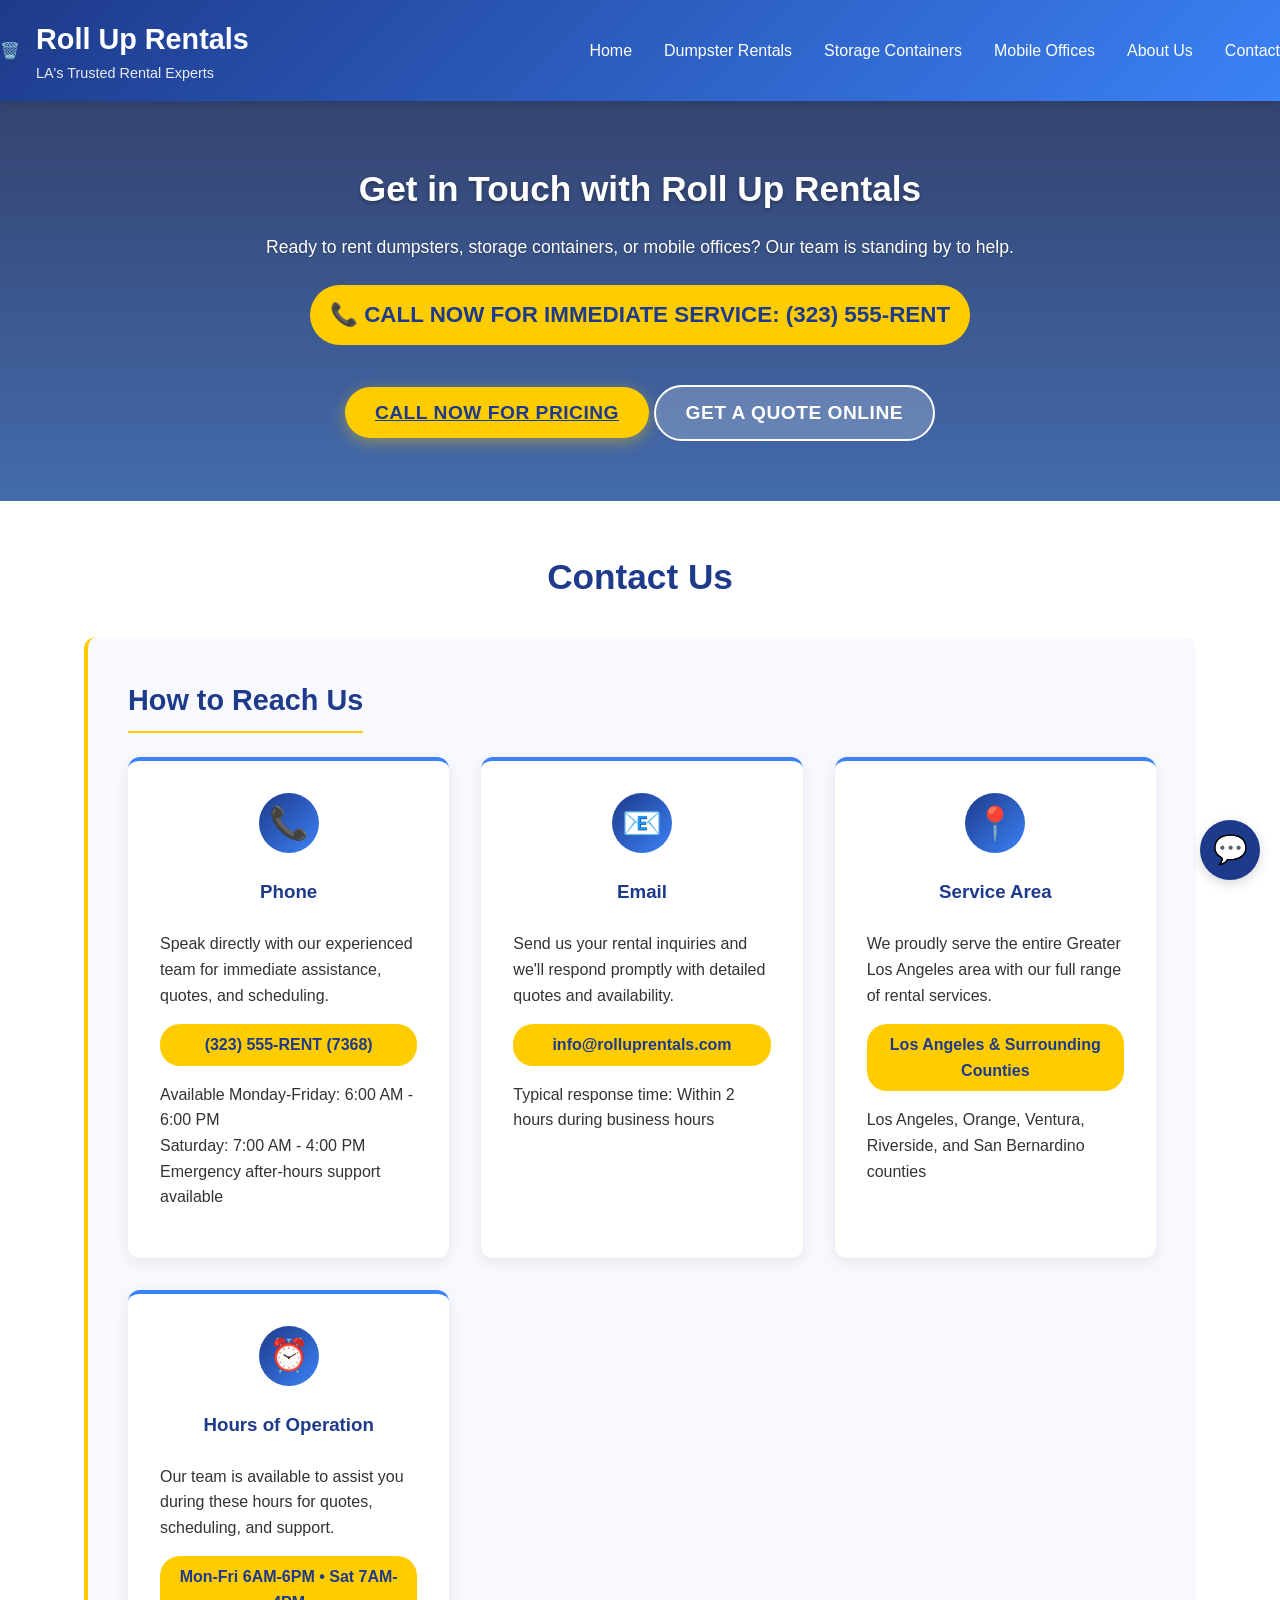
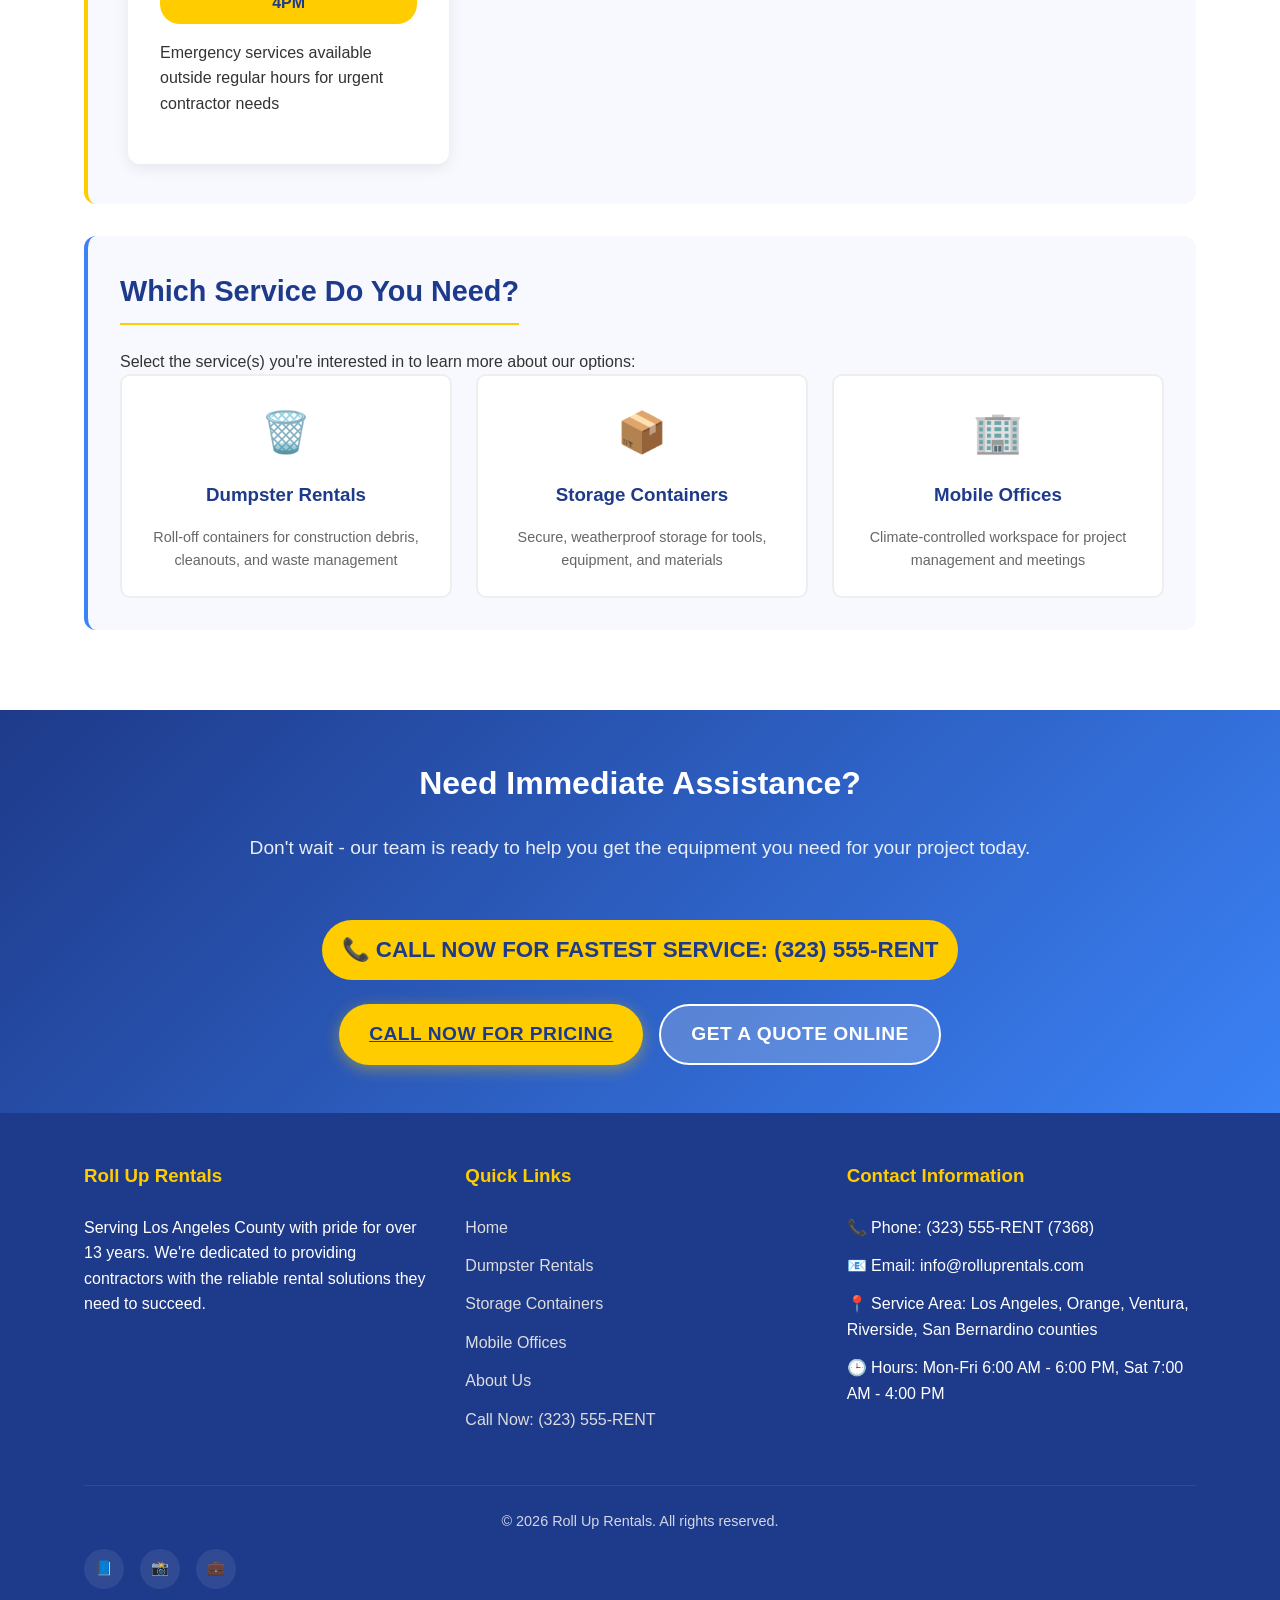
<file: contact.html>
<!DOCTYPE html>
<html lang="en">
<head>
    <meta charset="UTF-8">
    <meta name="viewport" content="width=device-width, initial-scale=1.0">
    <title>Contact Roll Up Rentals - Get a Quote or Request Service</title>
    <meta name="description" content="Contact Roll Up Rentals for dumpster, storage container, and mobile office rentals in Los Angeles. Get fast quotes and immediate service from our experienced team.">
    <style>
        * {
            margin: 0;
            padding: 0;
            box-sizing: border-box;
        }
        
        body {
            font-family: 'Segoe UI', Tahoma, Geneva, Verdana, sans-serif;
            line-height: 1.6;
            color: #333;
            background-color: #f9f9f9;
        }
        
        .container {
            width: 90%;
            max-width: 1200px;
            margin: 0 auto;
            padding: 0 20px;
        }
        
        header {
            background: linear-gradient(135deg, #1e3a8a 0%, #3b82f6 100%);
            color: white;
            padding: 1rem 0;
            position: sticky;
            top: 0;
            z-index: 1000;
            box-shadow: 0 2px 10px rgba(0,0,0,0.1);
        }
        
        header .logo {
            display: flex;
            align-items: center;
            gap: 1rem;
        }
        
        header .logo h1 {
            font-size: 1.8rem;
            font-weight: bold;
        }
        
        header .logo p {
            font-size: 0.9rem;
            opacity: 0.9;
        }
        
        .hero {
            background: linear-gradient(rgba(30, 58, 138, 0.8), rgba(59, 130, 246, 0.8)), 
                      url('https://images.unsplash.com/photo-1581578731548-c64695cc6952?auto=format&fit=crop&w=1600&q=80');
            background-size: cover;
            background-position: center;
            height: 400px;
            display: flex;
            align-items: center;
            color: white;
            text-align: center;
            position: relative;
        }
        
        .hero::after {
            content: '';
            position: absolute;
            top: 0;
            left: 0;
            right: 0;
            bottom: 0;
            background: rgba(0, 0, 0, 0.3);
        }
        
        .hero-content {
            position: relative;
            z-index: 10;
        }
        
        .hero h2 {
            font-size: 2.2rem;
            margin-bottom: 1rem;
            text-shadow: 0 2px 4px rgba(0,0,0,0.3);
        }
        
        .hero p {
            font-size: 1.1rem;
            text-shadow: 0 1px 2px rgba(0,0,0,0.3);
        }
        
        .phone-highlight {
            display: block;
            background: #ffcc00;
            color: #1e3a8a;
            padding: 12px 20px;
            font-size: 1.4rem;
            font-weight: bold;
            border-radius: 30px;
            margin: 1.5rem 0;
            display: inline-block;
            animation: pulse 2s infinite;
        }
        
        @keyframes pulse {
            0% { transform: scale(1); }
            50% { transform: scale(1.05); }
            100% { transform: scale(1); }
        }
        
        .btn-primary, .btn-secondary {
            padding: 15px 30px;
            font-size: 1.2rem;
            font-weight: bold;
            border: none;
            border-radius: 50px;
            cursor: pointer;
            transition: all 0.3s ease;
            text-transform: uppercase;
            letter-spacing: 0.5px;
        }
        
        .btn-primary {
            background: #ffcc00;
            color: #1e3a8a;
            box-shadow: 0 4px 15px rgba(255, 204, 0, 0.4);
        }
        
        .btn-secondary {
            background: rgba(255, 255, 255, 0.2);
            color: white;
            border: 2px solid white;
        }
        
        .btn-primary:hover {
            transform: translateY(-3px);
            box-shadow: 0 6px 20px rgba(255, 204, 0, 0.6);
            background: #ffd633;
        }
        
        .btn-secondary:hover {
            background: rgba(255, 255, 255, 0.3);
            transform: translateY(-3px);
        }
        
        nav {
            display: flex;
            justify-content: space-between;
            align-items: center;
        }
        
        nav ul {
            display: flex;
            gap: 2rem;
            list-style: none;
        }
        
        nav a {
            color: white;
            text-decoration: none;
            font-weight: 500;
            transition: opacity 0.3s ease;
        }
        
        nav a:hover {
            opacity: 0.8;
        }
        
        .mobile-menu-toggle {
            display: none;
            background: none;
            border: none;
            color: white;
            font-size: 1.5rem;
            cursor: pointer;
        }
        
        @media (max-width: 768px) {
            .mobile-menu-toggle {
                display: block;
            }
            
            nav ul {
                position: fixed;
                top: 70px;
                right: -100%;
                background: rgba(30, 58, 138, 0.95);
                width: 80%;
                max-width: 300px;
                height: calc(100vh - 70px);
                flex-direction: column;
                padding: 2rem;
                transition: right 0.3s ease;
                z-index: 999;
            }
            
            nav ul.active {
                right: 0;
            }
            
            .hero h2 {
                font-size: 1.8rem;
            }
        }
        
        .content-section {
            padding: 3rem 0;
            background: white;
        }
        
        .content-section h1 {
            text-align: center;
            margin-bottom: 2rem;
            color: #1e3a8a;
            font-size: 2.2rem;
        }
        
        .content-section h2 {
            color: #1e3a8a;
            margin-bottom: 1.5rem;
            font-size: 1.8rem;
            border-bottom: 2px solid #ffcc00;
            display: inline-block;
            padding-bottom: 0.5rem;
        }
        
        .contact-info {
            background: #f8f9ff;
            padding: 2.5rem;
            border-radius: 12px;
            margin: 2rem 0;
            border-left: 4px solid #ffcc00;
        }
        
        .info-grid {
            display: grid;
            grid-template-columns: repeat(auto-fit, minmax(280px, 1fr));
            gap: 2rem;
        }
        
        .info-card {
            background: white;
            padding: 2rem;
            border-radius: 12px;
            box-shadow: 0 4px 15px rgba(0,0,0,0.08);
            border-top: 4px solid #3b82f6;
            transition: transform 0.3s ease;
        }
        
        .info-card:hover {
            transform: translateY(-3px);
            box-shadow: 0 6px 20px rgba(0,0,0,0.12);
        }
        
        .info-icon {
            width: 60px;
            height: 60px;
            background: linear-gradient(135deg, #1e3a8a, #3b82f6);
            border-radius: 50%;
            display: flex;
            align-items: center;
            justify-content: center;
            margin: 0 auto 1.5rem;
            font-size: 2rem;
            color: white;
        }
        
        .info-card h3 {
            color: #1e3a8a;
            margin-bottom: 1.5rem;
            text-align: center;
        }
        
        .info-card p {
            margin-bottom: 1rem;
            line-height: 1.6;
        }
        
        .info-card .highlight {
            display: block;
            background: #ffcc00;
            color: #1e3a8a;
            padding: 0.5rem 1rem;
            border-radius: 20px;
            font-weight: bold;
            text-align: center;
            margin: 1rem 0;
        }
        
        .contact-form {
            background: white;
            padding: 2.5rem;
            border-radius: 12px;
            box-shadow: 0 4px 15px rgba(0,0,0,0.08);
            margin: 2rem 0;
        }
        
        .contact-form h2 {
            color: #1e3a8a;
            margin-bottom: 2rem;
            text-align: center;
        }
        
        .form-group {
            margin-bottom: 1.5rem;
        }
        
        .form-group label {
            display: block;
            margin-bottom: 0.5rem;
            color: #1e3a8a;
            font-weight: 600;
        }
        
        .form-group input,
        .form-group select,
        .form-group textarea {
            width: 100%;
            padding: 1rem;
            border: 2px solid #eee;
            border-radius: 8px;
            font-size: 1rem;
            transition: border-color 0.3s ease;
        }
        
        .form-group input:focus,
        .form-group select:focus,
        .form-group textarea:focus {
            outline: none;
            border-color: #3b82f6;
            box-shadow: 0 0 0 3px rgba(59, 130, 246, 0.1);
        }
        
        .form-group textarea {
            resize: vertical;
            min-height: 120px;
        }
        
        .submit-btn {
            background: #ffcc00;
            color: #1e3a8a;
            border: none;
            padding: 14px 30px;
            font-size: 1.2rem;
            font-weight: bold;
            border-radius: 50px;
            cursor: pointer;
            transition: all 0.3s ease;
            text-transform: uppercase;
            letter-spacing: 0.5px;
            box-shadow: 0 4px 15px rgba(255, 204, 0, 0.4);
        }
        
        .submit-btn:hover {
            transform: translateY(-3px);
            box-shadow: 0 6px 20px rgba(255, 204, 0, 0.6);
            background: #ffd633;
        }
        
        .submit-btn:active {
            transform: translateY(-1px);
        }
        
        .service-selection {
            background: #f8f9ff;
            padding: 2rem;
            border-radius: 12px;
            margin: 2rem 0;
            border-left: 4px solid #3b82f6;
        }
        
        .service-selection h2 {
            color: #1e3a8a;
            margin-bottom: 1.5rem;
            text-align: center;
        }
        
        .service-options {
            display: grid;
            grid-template-columns: repeat(auto-fit, minmax(280px, 1fr));
            gap: 1.5rem;
        }
        
        .service-option {
            background: white;
            padding: 1.5rem;
            border-radius: 10px;
            border: 2px solid #eee;
            transition: all 0.3s ease;
            cursor: pointer;
        }
        
        .service-option:hover {
            border-color: #ffcc00;
            transform: translateY(-3px);
            box-shadow: 0 6px 20px rgba(0,0,0,0.12);
        }
        
        .service-option.selected {
            border-color: #ffcc00;
            background: #fff9e6;
        }
        
        .service-option h3 {
            color: #1e3a8a;
            margin-bottom: 1rem;
            text-align: center;
        }
        
        .service-option p {
            color: #666;
            text-align: center;
            font-size: 0.9rem;
        }
        
        .service-option .icon {
            font-size: 2.5rem;
            text-align: center;
            margin-bottom: 1rem;
            color: #3b82f6;
        }
        
        .cta-section {
            text-align: center;
            padding: 3rem 0;
            background: linear-gradient(135deg, #1e3a8a 0%, #3b82f6 100%);
            color: white;
        }
        
        .cta-section h2 {
            font-size: 2rem;
            margin-bottom: 1.5rem;
        }
        
        .cta-section p {
            font-size: 1.2rem;
            margin-bottom: 2rem;
            opacity: 0.9;
        }
        
        .experience-badge {
            background: linear-gradient(135deg, #ffcc00, #ffd633);
            color: #1e3a8a;
            padding: 1rem 2rem;
            border-radius: 50px;
            display: inline-block;
            font-weight: bold;
            font-size: 1.3rem;
            box-shadow: 0 4px 15px rgba(255, 204, 0, 0.4);
            margin: 1.5rem 0;
        }
        
        .footer {
            background: #1e3a8a;
            color: white;
            padding: 3rem 0 1.5rem;
        }
        
        .footer-content {
            display: grid;
            grid-template-columns: repeat(auto-fit, minmax(250px, 1fr));
            gap: 2rem;
        }
        
        .footer h3 {
            margin-bottom: 1.5rem;
            color: #ffcc00;
        }
        
        .footer ul {
            list-style: none;
        }
        
        .footer li {
            margin-bottom: 0.8rem;
        }
        
        .footer a {
            color: #ddd;
            text-decoration: none;
            transition: color 0.3s ease;
        }
        
        .footer a:hover {
            color: white;
        }
        
        .footer-bottom {
            text-align: center;
            margin-top: 2.5rem;
            padding-top: 1.5rem;
            border-top: 1px solid rgba(255,255,255,0.1);
            font-size: 0.9rem;
            opacity: 0.8;
        }
        
        .social-links {
            display: flex;
            gap: 1rem;
            margin-top: 1rem;
        }
        
        .social-links a {
            width: 40px;
            height: 40px;
            border-radius: 50%;
            background: rgba(255,255,255,0.1);
            display: flex;
            align-items: center;
            justify-content: center;
            color: white;
            transition: all 0.3s ease;
        }
        
        .social-links a:hover {
            background: rgba(255,255,255,0.2);
            transform: translateY(-3px);
        }
        
        @media (max-width: 768px) {
            .info-grid,
            .service-options {
                grid-template-columns: 1fr;
            }
            
            .content-section {
                padding: 2rem 0;
            }
        }
        
        .success-message {
            background: #d4edda;
            color: #155724;
            padding: 1.5rem;
            border-radius: 8px;
            border: 1px solid #c3e6cb;
            margin: 2rem 0;
            text-align: center;
            display: none;
        }
        
        .success-message.show {
            display: block;
        }
    </style>
</head>
<body>
    <header>
        <div name="&#34;container&#34;">
            <nav>
                <div class="logo">
                    <div>🗑️</div>
                    <div>
                        <h1>Roll Up Rentals</h1>
                        <p>LA's Trusted Rental Experts</p>
                    </div>
                </div>
                <button class="mobile-menu-toggle" aria-label="Toggle menu">☰</button>
                <ul>
                    <li><a href="index.html">Home</a></li>
                    <li><a href="dumpster-rentals.html">Dumpster Rentals</a></li>
                    <li><a href="storage-containers.html">Storage Containers</a></li>
                    <li><a href="mobile-offices.html">Mobile Offices</a></li>
                    <li><a href="about.html">About Us</a></li>
                    <li><a href="contact.html" class="active">Contact</a></li>
                </ul>
            </nav>
        </div>
    </header>

    <section class="hero">
        <div class="hero-content container">
            <h2>Get in Touch with Roll Up Rentals</h2>
            <p>Ready to rent dumpsters, storage containers, or mobile offices? Our team is standing by to help.</p>
            <div class="phone-highlight">📞 CALL NOW FOR IMMEDIATE SERVICE: (323) 555-RENT</div>
            <div style="text-align: center; margin-top: 1rem;">
                <a href="tel:+13235557368" class="btn-primary">CALL NOW FOR PRICING</a>
                <button type="button" class="btn-secondary" id="showForm">GET A QUOTE ONLINE</button>
            </div>
        </div>
    </section>

    <section class="content-section">
        <div class="container">
            <h1>Contact Us</h1>
            
            <div class="contact-info">
                <h2>How to Reach Us</h2>
                <div class="info-grid">
                    <div class="info-card">
                        <div class="info-icon">📞</div>
                        <h3>Phone</h3>
                        <p>Speak directly with our experienced team for immediate assistance, quotes, and scheduling.</p>
                        <div class="highlight">(323) 555-RENT (7368)</div>
                        <p>Available Monday-Friday: 6:00 AM - 6:00 PM<br>
                           Saturday: 7:00 AM - 4:00 PM<br>
                           Emergency after-hours support available</p>
                    </div>
                    
                    <div class="info-card">
                        <div class="info-icon">📧</div>
                        <h3>Email</h3>
                        <p>Send us your rental inquiries and we'll respond promptly with detailed quotes and availability.</p>
                        <div class="highlight">info@rolluprentals.com</div>
                        <p>Typical response time: Within 2 hours during business hours</p>
                    </div>
                    
                    <div class="info-card">
                        <div class="info-icon">📍</div>
                        <h3>Service Area</h3>
                        <p>We proudly serve the entire Greater Los Angeles area with our full range of rental services.</p>
                        <div class="highlight">Los Angeles & Surrounding Counties</div>
                        <p>Los Angeles, Orange, Ventura, Riverside, and San Bernardino counties</p>
                    </div>
                    
                    <div class="info-card">
                        <div class="info-icon">⏰</div>
                        <h3>Hours of Operation</h3>
                        <p>Our team is available to assist you during these hours for quotes, scheduling, and support.</p>
                        <div class="highlight">Mon-Fri 6AM-6PM • Sat 7AM-4PM</div>
                        <p>Emergency services available outside regular hours for urgent contractor needs</p>
                    </div>
                </div>
            </div>
            
            <div id="contactFormContainer" style="display: none;">
                <div class="contact-form">
                    <h2>Get a Free Quote</h2>
                    <p>Tell us about your project and we'll provide a detailed, no-obligation quote within 2 hours.</p>
                    
                    <form id="contactForm">
                        <div class="form-group">
                            <label for="name">Your Name*</label>
                            <input type="text" id="name" name="name" required placeholder="Enter your full name">
                        </div>
                        
                        <div class="form-group">
                            <label for="company">Company Name</label>
                            <input type="text" id="company" name="company" placeholder="Your company or organization">
                        </div>
                        
                        <div class="form-group">
                            <label for="phone">Phone Number*</label>
                            <input type="tel" id="phone" name="phone" required placeholder="Your best contact number">
                        </div>
                        
                        <div class="form-group">
                            <label for="email">Email Address*</label>
                            <input type="email" id="email" name="email" required placeholder="Your email address">
                        </div>
                        
                        <div class="form-group">
                            <label for="service">Service Needed*</label>
                            <select id="service" name="service" required>
                                <option value="">Select the service you need</option>
                                <option value="dumpster">Dumpster Rental</option>
                                <option value="storage">Storage Container</option>
                                <option value="office">Mobile Office</option>
                                <option value="multiple">Multiple Services</option>
                            </select>
                        </div>
                        
                        <div class="form-group">
                            <label for="location">Project Location*</label>
                            <input type="text" id="location" name="location" required placeholder="Job site address or area">
                        </div>
                        
                        <div class="form-group">
                            <label for="timeline">When Do You Need It?</label>
                            <select id="timeline" name="timeline">
                                <option value="">When do you need delivery?</option>
                                <option value="today">Today</option>
                                <option value="tomorrow">Tomorrow</option>
                                <option value="this-week">This Week</option>
                                <option value="next-week">Next Week</option>
                                <option value="flexible">Flexible Schedule</option>
                            </select>
                        </div>
                        
                        <div class="form-group">
                            <label for="details">Project Details*</label>
                            <textarea id="details" name="details" required placeholder="Please describe your project, including size/duration needs and any special requirements..."></textarea>
                        </div>
                        
                        <button type="submit" class="submit-btn">GET MY FREE QUOTE</button>
                        <p style="margin-top: 1rem; font-size: 0.9rem; color: #666; text-align: center;">
                            *Required fields. We respect your privacy and will never share your information.
                        </p>
                    </form>
                </div>
            </div>
            
            <div id="successMessage" class="success-message">
                <h3>Thank You!</h3>
                <p>Your quote request has been submitted successfully. Our team will review your information and contact you within 2 hours with a detailed, no-obligation quote.</p>
                <p><strong>For immediate assistance, call us now:</strong> (323) 555-RENT</p>
            </div>
            
            <div class="service-selection">
                <h2>Which Service Do You Need?</h2>
                <p>Select the service(s) you're interested in to learn more about our options:</p>
                <div class="service-options">
                    <div class="service-option" data-service="dumpster">
                        <div class="icon">🗑️</div>
                        <h3>Dumpster Rentals</h3>
                        <p>Roll-off containers for construction debris, cleanouts, and waste management</p>
                    </div>
                    <div class="service-option" data-service="storage">
                        <div class="icon">📦</div>
                        <h3>Storage Containers</h3>
                        <p>Secure, weatherproof storage for tools, equipment, and materials</p>
                    </div>
                    <div class="service-option" data-service="office">
                        <div class="icon">🏢</div>
                        <h3>Mobile Offices</h3>
                        <p>Climate-controlled workspace for project management and meetings</p>
                    </div>
                </div>
            </div>
        </div>
    </section>

    <section class="cta-section">
        <div class="container">
            <h2>Need Immediate Assistance?</h2>
            <p>Don't wait - our team is ready to help you get the equipment you need for your project today.</p>
            <div class="phone-highlight">📞 CALL NOW FOR FASTEST SERVICE: (323) 555-RENT</div>
            <div class="cta-buttons" style="display: flex; justify-content: center; gap: 1rem; flex-wrap: wrap;">
                <a href="tel:+13235557368" class="btn-primary">CALL NOW FOR PRICING</a>
                <button type="button" class="btn-secondary" id="showFormBottom">GET A QUOTE ONLINE</button>
            </div>
        </div>
    </section>

    <footer class="footer">
        <div class="container">
            <div class="footer-content">
                <div>
                    <h3>Roll Up Rentals</h3>
                    <p>Serving Los Angeles County with pride for over 13 years. We're dedicated to providing contractors with the reliable rental solutions they need to succeed.</p>
                </div>
                <div>
                    <h3>Quick Links</h3>
                    <ul>
                        <li><a href="index.html">Home</a></li>
                        <li><a href="dumpster-rentals.html">Dumpster Rentals</a></li>
                        <li><a href="storage-containers.html">Storage Containers</a></li>
                        <li><a href="mobile-offices.html">Mobile Offices</a></li>
                        <li><a href="about.html">About Us</a></li>
                        <li><a href="tel:+13235557368">Call Now: (323) 555-RENT</a></li>
                    </ul>
                </div>
                <div>
                    <h3>Contact Information</h3>
                    <ul>
                        <li>📞 Phone: (323) 555-RENT (7368)</li>
                        <li>📧 Email: info@rolluprentals.com</li>
                        <li>📍 Service Area: Los Angeles, Orange, Ventura, Riverside, San Bernardino counties</li>
                        <li>🕒 Hours: Mon-Fri 6:00 AM - 6:00 PM, Sat 7:00 AM - 4:00 PM</li>
                    </ul>
                </div>
            </div>
            <div class="footer-bottom">
                <p>&copy; 2026 Roll Up Rentals. All rights reserved.</p>
                <div class="social-links">
                    <a href="#" aria-label="Facebook">📘</a>
                    <a href="#" aria-label="Instagram">📸</a>
                    <a href="#" aria-label="LinkedIn">💼</a>
                </div>
            </div>
        </div>
    </footer>

    <script>
        document.addEventListener('DOMContentLoaded', function() {
            const mobileToggle = document.querySelector('.mobile-menu-toggle');
            const navMenu = document.querySelector('nav ul');
            const showFormBtn = document.getElementById('showForm');
            const showFormBottom = document.getElementById('showFormBottom');
            const contactFormContainer = document.getElementById('contactFormContainer');
            const contactForm = document.getElementById('contactForm');
            const successMessage = document.getElementById('successMessage');
            const serviceOptions = document.querySelectorAll('.service-option');
            
            // Mobile menu toggle
            mobileToggle.addEventListener('click', function() {
                navMenu.classList.toggle('active');
            });
            
            // Close mobile menu when clicking outside
            document.addEventListener('click', function(e) {
                if (!mobileToggle.contains(e.target) && !navMenu.contains(e.target)) {
                    navMenu.classList.remove('active');
                }
            });
            
            // Show/hide contact form
            showFormBtn.addEventListener('click', function() {
                contactFormContainer.style.display = contactFormContainer.style.display === 'none' ? 'block' : 'none';
                if (contactFormContainer.style.display === 'block') {
                    contactForm.reset();
                    successMessage.classList.remove('show');
                }
            });
            
            showFormBottom.addEventListener('click', function() {
                contactFormContainer.style.display = contactFormContainer.style.display === 'none' ? 'block' : 'none';
                if (contactFormContainer.style.display === 'block') {
                    contactForm.reset();
                    successMessage.classList.remove('show');
                }
            });
            
            // Service option selection
            serviceOptions.forEach(option => {
                option.addEventListener('click', function() {
                    // Remove selected class from all options
                    serviceOptions.forEach(opt => opt.classList.remove('selected'));
                    // Add selected class to clicked option
                    this.classList.add('selected');
                    
                    // Update form selection
                    const serviceValue = this.dataset.service;
                    const serviceSelect = document.getElementById('service');
                    if (serviceValue === 'multiple') {
                        serviceSelect.value = 'multiple';
                    } else {
                        serviceSelect.value = serviceValue;
                    }
                });
            });
            
            // Form submission
            contactForm.addEventListener('submit', function(e) {
                e.preventDefault();
                
                // Get form data
                const formData = new FormData(this);
                const data = Object.fromEntries(formData);
                
                // Here you would typically send this data to a server
                // For this demo, we'll simulate a successful submission
                
                // Hide form and show success message
                this.style.display = 'none';
                successMessage.classList.add('show');
                
                // Reset form for next use
                setTimeout(() => {
                    this.reset();
                    this.style.display = 'block';
                }, 3000);
            });
        });
    </script>
    <script src="js/chatbot.js"></script>
</body>
</html>
</file>
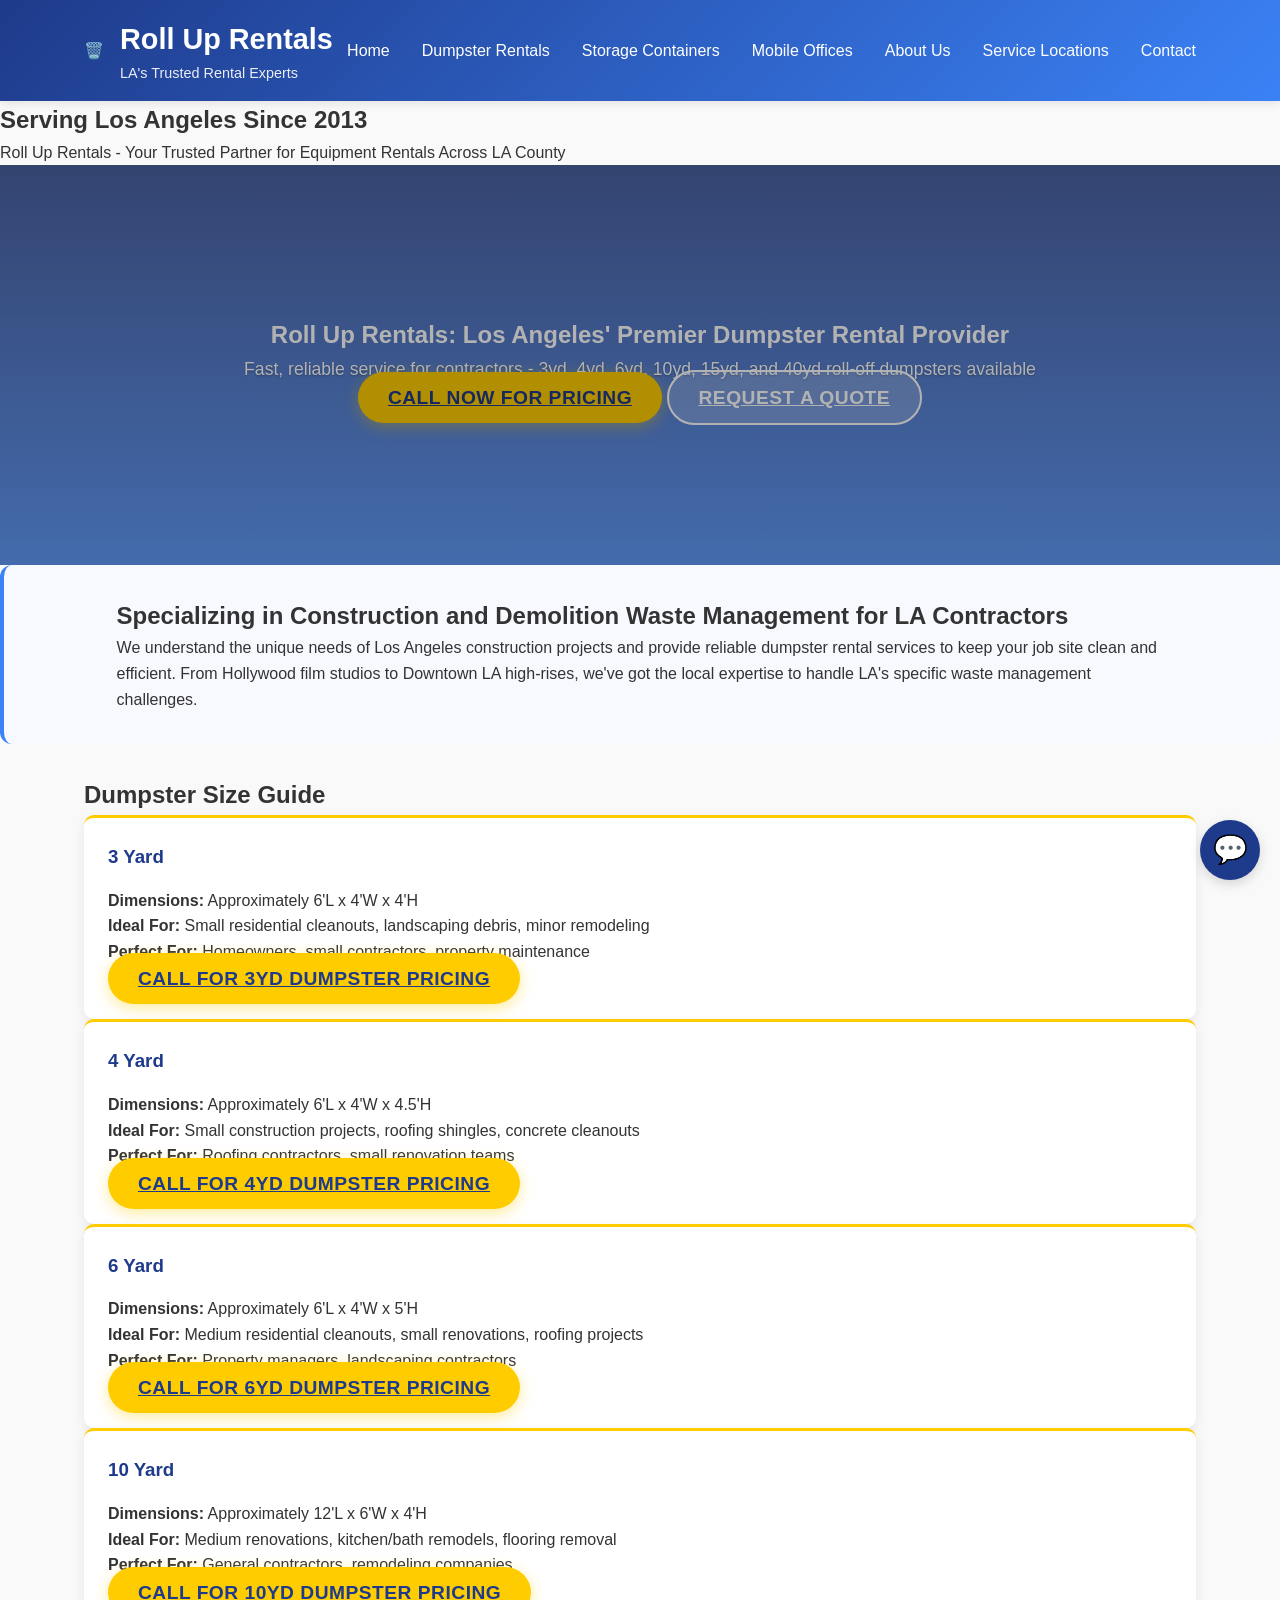
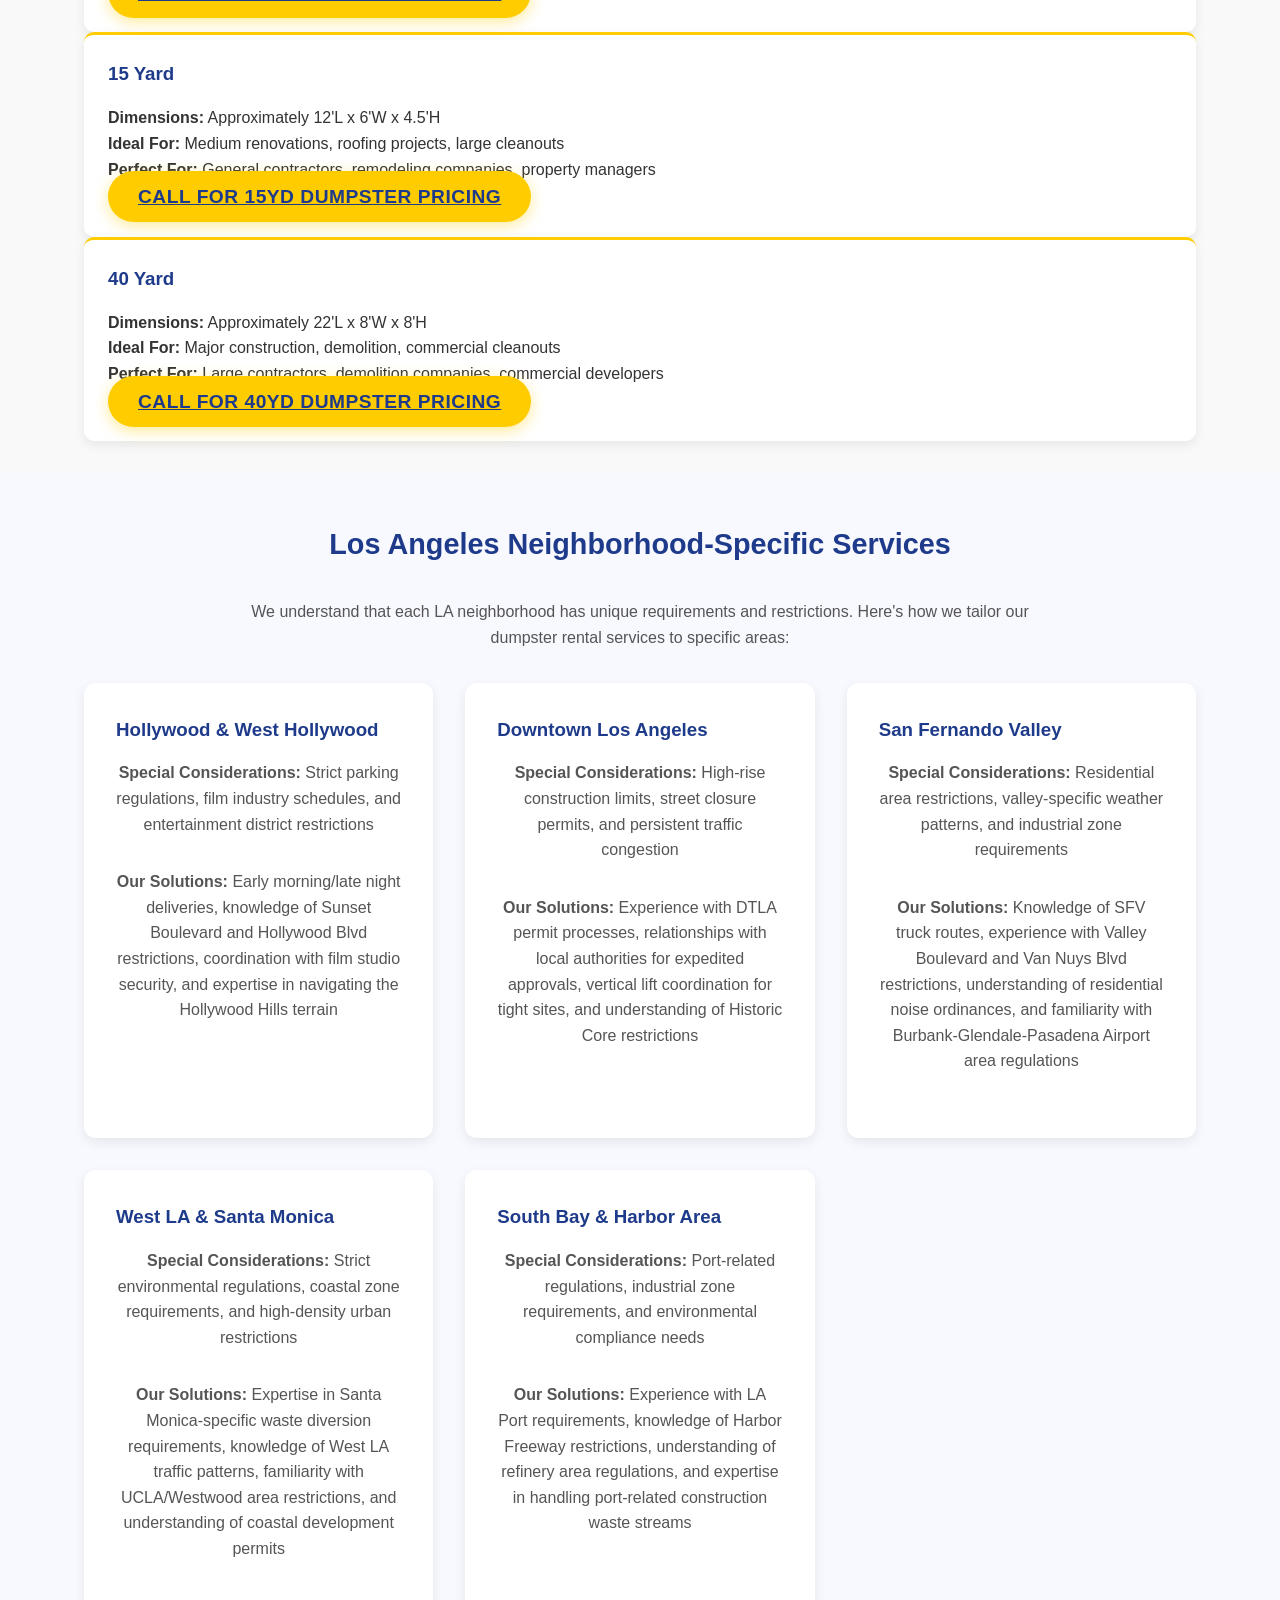
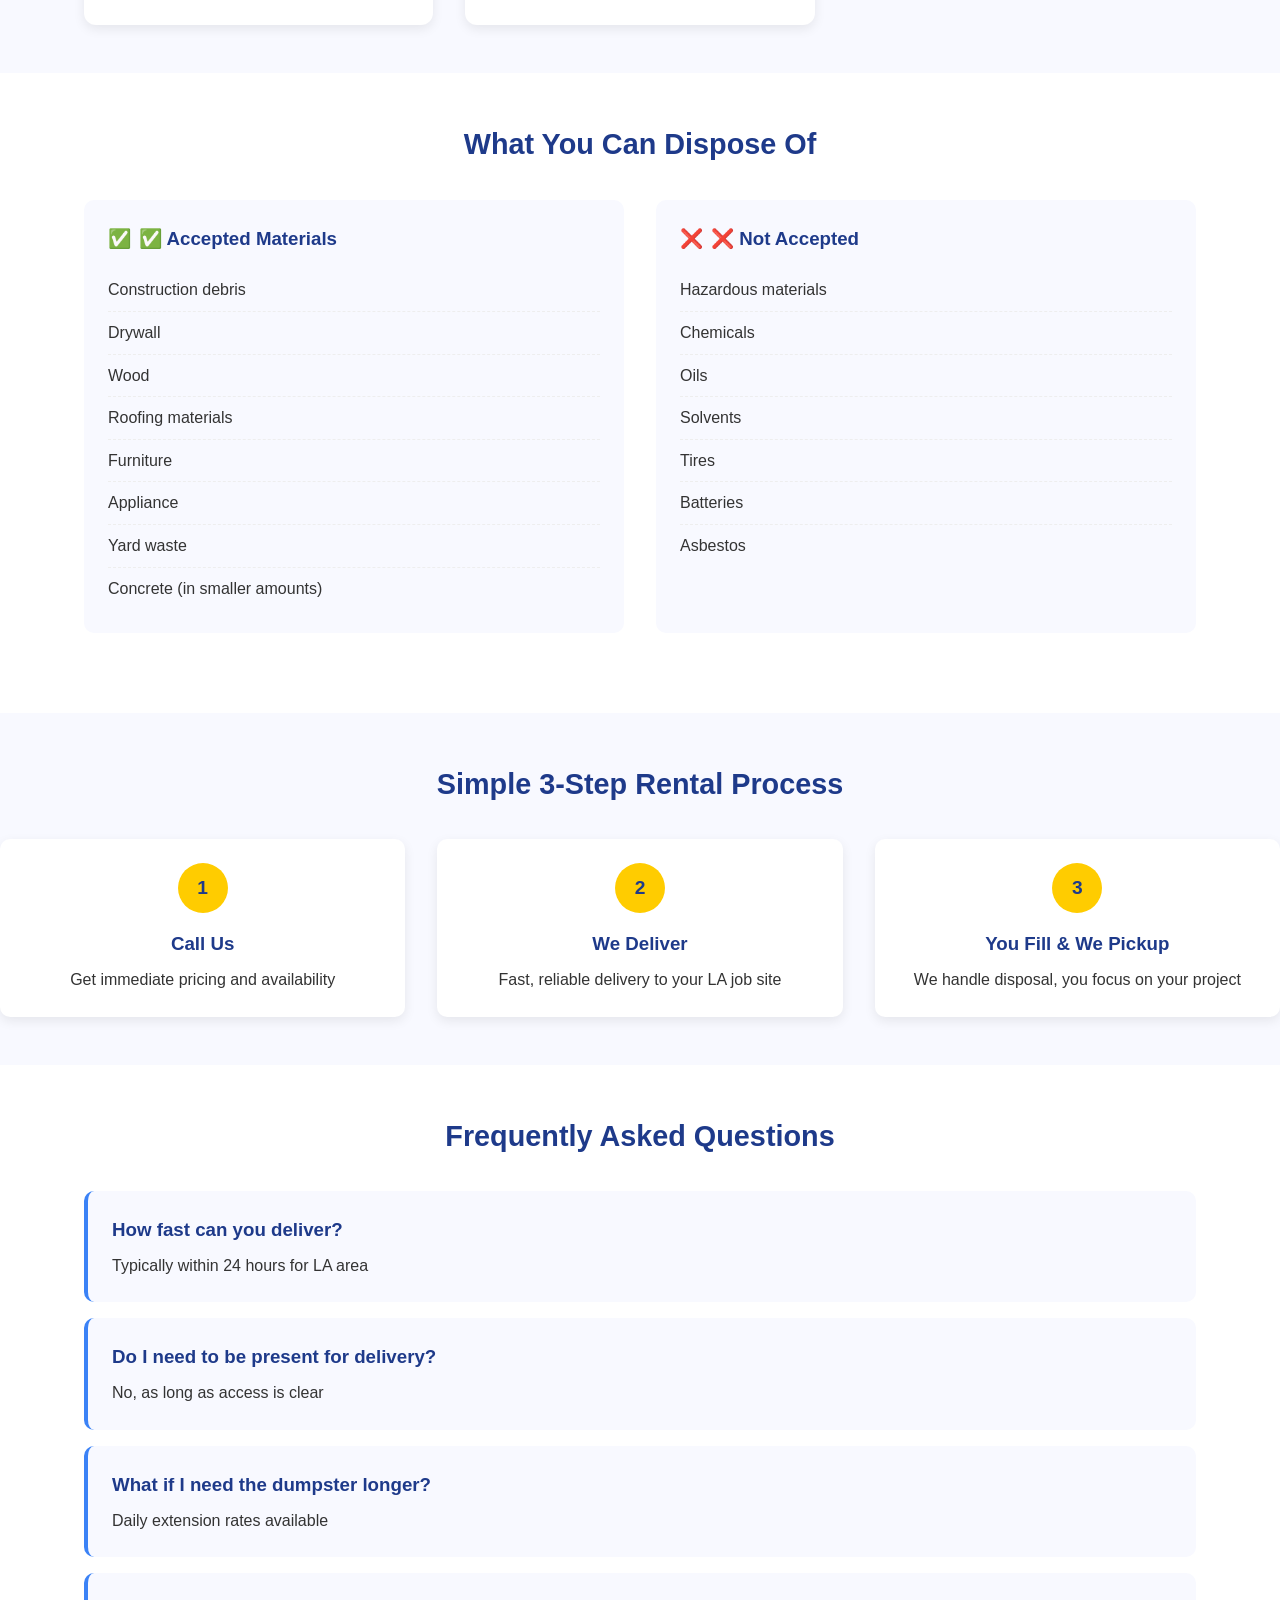
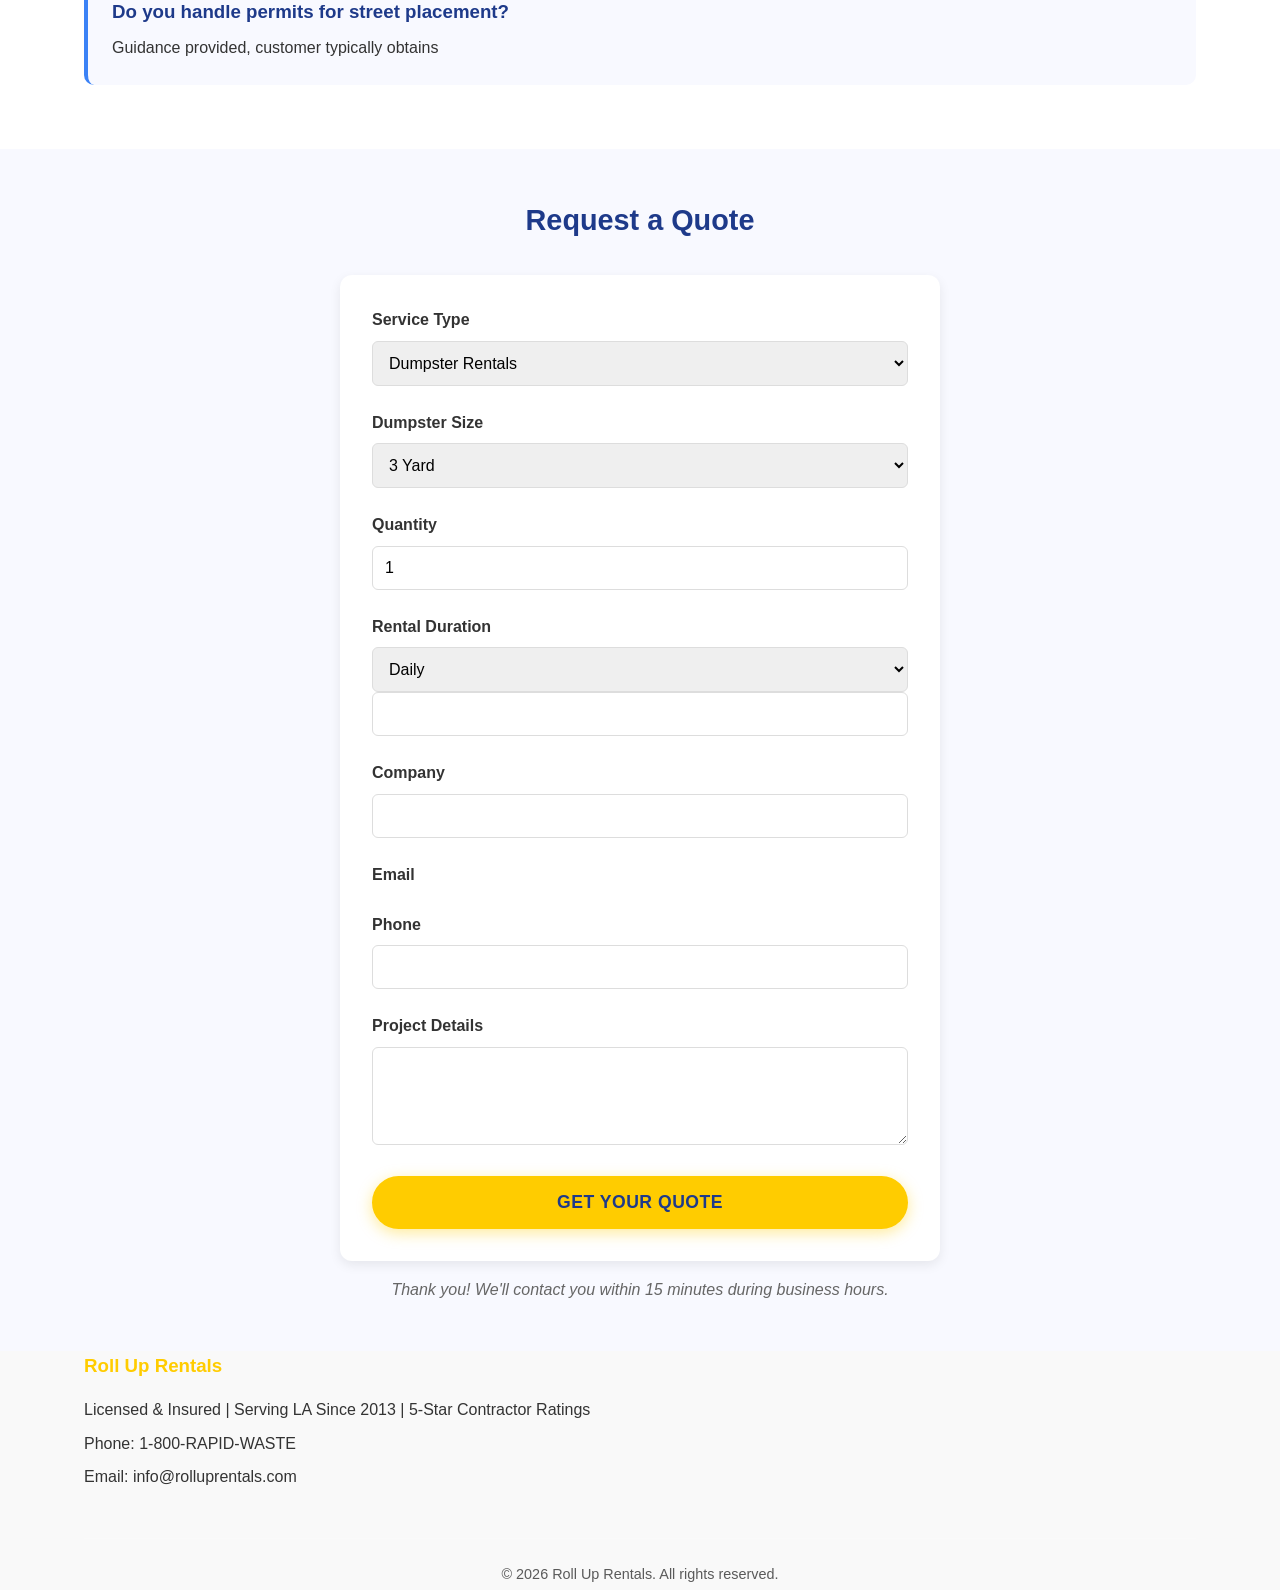
<file: dumpster-rentals.html>
<!DOCTYPE html>
<html lang="en">
<head>
    <meta charset="UTF-8">
    <meta name="viewport" content="width=device-width, initial-scale=1.0">
    <title>Dumpster Rental Los Angeles - Roll-Off Dumpsters Serving Hollywood, Downtown LA & All LA Neighborhoods</title>
    <meta name="description" content="Professional dumpster rental services in Los Angeles. We serve Hollywood, Downtown LA, San Fernando Valley, West LA, South Bay and all LA County neighborhoods with 3yd, 4yd, 6yd, 10yd, 15yd, and 40yd roll-off dumpsters for construction, renovation, and cleanout projects.">
    <meta name="keywords" content="dumpster rental Los Angeles, Hollywood dumpster rental, Downtown LA roll-off dumpsters, San Fernando Valley waste containers, West LA construction dumpsters, South Bay debris removal, LA County dumpster services, 6 yard dumpster, 10 yard dumpster">
    <style>
        * {
            margin: 0;
            padding: 0;
            box-sizing: border-box;
        }
        
        body {
            font-family: 'Segoe UI', Tahoma, Geneva, Verdana, sans-serif;
            line-height: 1.6;
            color: #333;
            background-color: #f9f9f9;
        }
        
        .container {
            width: 90%;
            max-width: 1200px;
            margin: 0 auto;
            padding: 0 20px;
        }
        
        header {
            background: linear-gradient(135deg, #1e3a8a 0%, #3b82f6 100%);
            color: white;
            padding: 1rem 0;
            position: sticky;
            top: 0;
            z-index: 1000;
            box-shadow: 0 2px 10px rgba(0,0,0,0.1);
        }
        
        header .logo {
            display: flex;
            align-items: center;
            gap: 1rem;
        }
        
        header .logo h1 {
            font-size: 1.8rem;
            font-weight: bold;
        }
        
        header .logo p {
            font-size: 0.9rem;
            opacity: 0.9;
        }
        
        .hero {
            background: linear-gradient(rgba(30, 58, 138, 0.8), rgba(59, 130, 246, 0.8)), 
                      url('https://images.unsplash.com/photo-1581578731548-c64695cc6952?auto=format&fit=crop&w=1600&q=80');
            background-size: cover;
            background-position: center;
            height: 400px;
            display: flex;
            align-items: center;
            color: white;
            text-align: center;
            position: relative;
        }
        
        .hero::after {
            content: '';
            position: absolute;
            top: 0;
            left: 0;
            right: 0;
            bottom: 0;
            background: rgba(0, 0, 0, 0.3);
        }
        
        .hero-content {
            position: relative;
            z-index: 10;
        }
        
        .hero h2 {
            font-size: 2.2rem;
            margin-bottom: 1rem;
            text-shadow: 0 2px 4px rgba(0,0,0,0.3);
        }
        
        .hero p {
            font-size: 1.1rem;
            text-shadow: 0 1px 2px rgba(0,0,0,0.3);
        }
        
        .phone-highlight {
            display: block;
            background: #ffcc00;
            color: #1e3a8a;
            padding: 12px 20px;
            font-size: 1.4rem;
            font-weight: bold;
            border-radius: 30px;
            margin: 1.5rem 0;
            display: inline-block;
            animation: pulse 2s infinite;
        }
        
        @keyframes pulse {
            0% { transform: scale(1); }
            50% { transform: scale(1.05); }
            100% { transform: scale(1); }
        }
        
        .btn-primary, .btn-secondary {
            padding: 15px 30px;
            font-size: 1.2rem;
            font-weight: bold;
            border: none;
            border-radius: 50px;
            cursor: pointer;
            transition: all 0.3s ease;
            text-transform: uppercase;
            letter-spacing: 0.5px;
        }
        
        .btn-primary {
            background: #ffcc00;
            color: #1e3a8a;
            box-shadow: 0 4px 15px rgba(255, 204, 0, 0.4);
        }
        
        .btn-secondary {
            background: rgba(255, 255, 255, 0.2);
            color: white;
            border: 2px solid white;
        }
        
        .btn-primary:hover {
            transform: translateY(-3px);
            box-shadow: 0 6px 20px rgba(255, 204, 0, 0.6);
            background: #ffd633;
        }
        
        .btn-secondary:hover {
            background: rgba(255, 255, 255, 0.3);
            transform: translateY(-3px);
        }
        
        nav {
            display: flex;
            justify-content: space-between;
            align-items: center;
        }
        
        nav ul {
            display: flex;
            gap: 2rem;
            list-style: none;
        }
        
        nav a {
            color: white;
            text-decoration: none;
            font-weight: 500;
            transition: opacity 0.3s ease;
        }
        
        nav a:hover {
            opacity: 0.8;
        }
        
        .mobile-menu-toggle {
            display: none;
            background: none;
            border: none;
            color: white;
            font-size: 1.5rem;
            cursor: pointer;
        }
        
        @media (max-width: 768px) {
            .mobile-menu-toggle {
                display: block;
            }
            
            nav ul {
                position: fixed;
                top: 70px;
                right: -100%;
                background: rgba(30, 58, 138, 0.95);
                width: 80%;
                max-width: 300px;
                height: calc(100vh - 70px);
                flex-direction: column;
                padding: 2rem;
                transition: right 0.3s ease;
                z-index: 999;
            }
            
            nav ul.active {
                right: 0;
            }
            
            .hero h2 {
                font-size: 1.8rem;
            }
        }
        
        .content-section {
            padding: 3rem 0;
            background: white;
        }
        
        .content-section h1 {
            text-align: center;
            margin-bottom: 2rem;
            color: #1e3a8a;
            font-size: 2.2rem;
        }
        
        .content-section h2 {
            color: #1e3a8a;
            margin-bottom: 1.5rem;
            font-size: 1.8rem;
            border-bottom: 2px solid #ffcc00;
            display: inline-block;
            padding-bottom: 0.5rem;
        }
        
        .service-overview {
            background: #f8f9ff;
            padding: 2rem;
            border-radius: 12px;
            margin-bottom: 2rem;
            border-left: 4px solid #3b82f6;
        }
        
        .dumpster-sizes {
            display: grid;
            grid-template-columns: repeat(auto-fit, minmax(280px, 1fr));
            gap: 2rem;
            margin-bottom: 2rem;
        }
        
        .size-card {
            background: white;
            padding: 1.5rem;
            border-radius: 10px;
            box-shadow: 0 4px 12px rgba(0,0,0,0.08);
            border-top: 3px solid #ffcc00;
            transition: transform 0.3s ease;
        }
        
        .size-card:hover {
            transform: translateY(-3px);
            box-shadow: 0 6px 16px rgba(0,0,0,0.12);
        }
        
        .size-card h3 {
            color: #1e3a8a;
            margin-bottom: 1rem;
            display: flex;
            align-items: center;
            gap: 0.5rem;
        }
        
        .size-card .size-label {
            background: #ffcc00;
            color: #1e3a8a;
            padding: 0.3rem 0.8rem;
            border-radius: 12px;
            font-weight: bold;
            font-size: 0.9rem;
        }
        
        .size-card ul {
            list-style: none;
        }
        
        .size-card li {
            padding: 0.4rem 0;
            border-bottom: 1px dashed #eee;
            display: flex;
            align-items: center;
            gap: 0.5rem;
        }
        
        .size-card li:last-child {
            border-bottom: none;
        }
        
        .size-card li::before {
            content: "✓";
            color: #3b82f6;
            font-weight: bold;
        }
        
        .price-table {
            width: 100%;
            border-collapse: collapse;
            margin: 2rem 0;
            background: white;
            border-radius: 10px;
            overflow: hidden;
            box-shadow: 0 4px 12px rgba(0,0,0,0.08);
        }
        
        .price-table th,
        .price-table td {
            padding: 1.2rem;
            text-align: left;
            border-bottom: 1px solid #eee;
        }
        
        .price-table th {
            background: #1e3a8a;
            color: white;
            font-weight: 600;
        }
        
        .price-table tr:nth-child(even) {
            background: #f8f9ff;
        }
        
        .price-table tr:hover {
            background: #f0f7ff;
        }
        
        .price-table .highlight {
            background: #fff9e6;
            font-weight: bold;
        }
        
        .cta-section {
            text-align: center;
            padding: 3rem 0;
            background: linear-gradient(135deg, #1e3a8a 0%, #3b82f6 100%);
            color: white;
        }
        
        .cta-section h2 {
            font-size: 2rem;
            margin-bottom: 1.5rem;
        }
        
        .cta-section p {
            font-size: 1.2rem;
            margin-bottom: 2rem;
            opacity: 0.9;
        }
        
        .experience-badge {
            background: linear-gradient(135deg, #ffcc00, #ffd633);
            color: #1e3a8a;
            padding: 1rem 2rem;
            border-radius: 50px;
            display: inline-block;
            font-weight: bold;
            font-size: 1.3rem;
            box-shadow: 0 4px 15px rgba(255, 204, 0, 0.4);
            margin: 1.5rem 0;
        }
        
        .footer {
            background: #1e3a8a;
            color: white;
            padding: 3rem 0 1.5rem;
        }
        
        .footer-content {
            display: grid;
            grid-template-columns: repeat(auto-fit, minmax(250px, 1fr));
            gap: 2rem;
        }
        
        .footer h3 {
            margin-bottom: 1.5rem;
            color: #ffcc00;
        }
        
        .footer ul {
            list-style: none;
        }
        
        .footer li {
            margin-bottom: 0.8rem;
        }
        
        .footer a {
            color: #ddd;
            text-decoration: none;
            transition: color 0.3s ease;
        }
        
        .footer a:hover {
            color: white;
        }
        
        .footer-bottom {
            text-align: center;
            margin-top: 2.5rem;
            padding-top: 1.5rem;
            border-top: 1px solid rgba(255,255,255,0.1);
            font-size: 0.9rem;
            opacity: 0.8;
        }
        
        .social-links {
            display: flex;
            gap: 1rem;
            margin-top: 1rem;
        }
        
        .social-links a {
            width: 40px;
            height: 40px;
            border-radius: 50%;
            background: rgba(255,255,255,0.1);
            display: flex;
            align-items: center;
            justify-center;
            color: white;
            transition: all 0.3s ease;
        }
        
        .social-links a:hover {
            background: rgba(255,255,255,0.2);
            transform: translateY(-3px);
        }
        
        @media (max-width: 768px) {
            .price-table th,
            .price-table td {
                padding: 0.8rem;
                font-size: 0.9rem;
            }
            
            .content-section {
                padding: 2rem 0;
            }
        }
        
        .la-service-areas {
            background: #f8f9ff;
            padding: 3rem 0;
        }
        
        .la-service-areas h2 {
            color: #1e3a8a;
            margin-bottom: 2rem;
            font-size: 1.8rem;
            text-align: center;
        }
        
        .la-service-areas p {
            text-align: center;
            margin-bottom: 2rem;
            color: #555;
            max-width: 800px;
            margin-left: auto;
            margin-right: auto;
        }
        
        .service-grid {
            display: grid;
            grid-template-columns: repeat(auto-fit, minmax(300px, 1fr));
            gap: 2rem;
        }
        
        .la-area-card {
            background: white;
            padding: 2rem;
            border-radius: 12px;
            box-shadow: 0 4px 12px rgba(0,0,0,0.08);
            transition: transform 0.3s ease;
        }
        
        .la-area-card:hover {
            transform: translateY(-3px);
            box-shadow: 0 6px 16px rgba(0,0,0,0.12);
        }
        
        .la-area-card h3 {
            color: #1e3a8a;
            margin-bottom: 1rem;
            display: flex;
            align-items: center;
            gap: 0.5rem;
        }
        
        .what-you-can-dispose {
            background: white;
            padding: 3rem 0;
        }
        
        .what-you-can-dispose h2 {
            color: #1e3a8a;
            margin-bottom: 2rem;
            font-size: 1.8rem;
            text-align: center;
        }
        
        .disposal-grid {
            display: grid;
            grid-template-columns: repeat(auto-fit, minmax(300px, 1fr));
            gap: 2rem;
            margin-bottom: 2rem;
        }
        
        .accepted, .not-accepted {
            background: #f8f9ff;
            padding: 1.5rem;
            border-radius: 10px;
        }
        
        .accepted h3, .not-accepted h3 {
            color: #1e3a8a;
            margin-bottom: 1rem;
            display: flex;
            align-items: center;
            gap: 0.5rem;
        }
        
        .accepted h3::before {
            content: "✅";
        }
        
        .not-accepted h3::before {
            content: "❌";
        }
        
        .accepted ul, .not-accepted ul {
            list-style: none;
        }
        
        .accepted li, .not-accepted li {
            padding: 0.5rem 0;
            border-bottom: 1px dashed #eee;
        }
        
        .accepted li:last-child, .not-accepted li:last-child {
            border-bottom: none;
        }
        
        .rental-process {
            background: #f8f9ff;
            padding: 3rem 0;
        }
        
        .rental-process h2 {
            color: #1e3a8a;
            margin-bottom: 2rem;
            font-size: 1.8rem;
            text-align: center;
        }
        
        .process-steps {
            display: grid;
            grid-template-columns: repeat(auto-fit, minmax(250px, 1fr));
            gap: 2rem;
            text-align: center;
        }
        
        .step {
            background: white;
            padding: 1.5rem;
            border-radius: 10px;
            box-shadow: 0 4px 12px rgba(0,0,0,0.08);
        }
        
        .step-number {
            background: #ffcc00;
            color: #1e3a8a;
            width: 50px;
            height: 50px;
            border-radius: 50%;
            display: flex;
            align-items: center;
            justify-content: center;
            font-weight: bold;
            font-size: 1.2rem;
            margin: 0 auto 1rem;
        }
        
        .step h3 {
            color: #1e3a8a;
            margin-bottom: 0.5rem;
        }
        
        .faq {
            background: white;
            padding: 3rem 0;
        }
        
        .faq h2 {
            color: #1e3a8a;
            margin-bottom: 2rem;
            font-size: 1.8rem;
            text-align: center;
        }
        
        .faq-item {
            background: #f8f9ff;
            margin-bottom: 1rem;
            padding: 1.5rem;
            border-radius: 10px;
            border-left: 4px solid #3b82f6;
        }
        
        .faq-item h3 {
            color: #1e3a8a;
            margin-bottom: 0.5rem;
        }
        
        .quote-form {
            background: #f8f9ff;
            padding: 3rem 0;
        }
        
        .quote-form h2 {
            color: #1e3a8a;
            margin-bottom: 2rem;
            font-size: 1.8rem;
            text-align: center;
        }
        
        .quote-form form {
            max-width: 600px;
            margin: 0 auto;
            background: white;
            padding: 2rem;
            border-radius: 12px;
            box-shadow: 0 4px 12px rgba(0,0,0,0.08);
        }
        
        .form-group {
            margin-bottom: 1.5rem;
        }
        
        .form-group label {
            display: block;
            margin-bottom: 0.5rem;
            font-weight: 600;
            color: #333;
        }
        
        .form-group input,
        .form-group select,
        .form-group textarea {
            width: 100%;
            padding: 0.75rem;
            border: 1px solid #ddd;
            border-radius: 6px;
            font-size: 1rem;
        }
        
        .form-group input:focus,
        .form-group select:focus,
        .form-group textarea:focus {
            outline: none;
            border-color: #3b82f6;
            box-shadow: 0 0 0 2px rgba(59, 130, 246, 0.2);
        }
        
        .quote-form .btn-primary {
            width: 100%;
            padding: 1rem;
            font-size: 1.1rem;
        }
        
        .form-note {
            text-align: center;
            margin-top: 1rem;
            color: #666;
            font-style: italic;
        }
        
        .footer-info h3 {
            color: #ffcc00;
            margin-bottom: 1rem;
        }
        
        .footer-info p {
            margin-bottom: 0.5rem;
        }
    </style>
</head>
<body>
    <header>
        <div class="container">
            <nav>
                <div class="logo">
                    <div>🗑️</div>
                    <div>
                        <h1>Roll Up Rentals</h1>
                        <p>LA's Trusted Rental Experts</p>
                    </div>
                </div>
                <button class="mobile-menu-toggle" aria-label="Toggle menu">☰</button>
                <ul>
                    <li><a href="index.html">Home</a></li>
                    <li><a href="dumpster-rentals.html" class="active">Dumpster Rentals</a></li>
                    <li><a href="storage-containers.html">Storage Containers</a></li>
                    <li><a href="mobile-offices.html">Mobile Offices</a></li>
                    <li><a href="about.html">About Us</a></li>
                    <li><a href="service-locations.html">Service Locations</a></li>
                    <li><a href="contact.html">Contact</a></li>
                </ul>
            </nav>
        </div>
    </header>

    <!-- Los Angeles Skyline Banner -->
    <section class="la-banner">
        <div class="banner-content">
            <h2>Serving Los Angeles Since 2013</h2>
            <p>Roll Up Rentals - Your Trusted Partner for Equipment Rentals Across LA County</p>
        </div>
    </section>

    <section class="hero">
        <div class="container">
            <h1>Roll Up Rentals: Los Angeles' Premier Dumpster Rental Provider</h1>
            <p>Fast, reliable service for contractors - 3yd, 4yd, 6yd, 10yd, 15yd, and 40yd roll-off dumpsters available</p>
            <div class="cta-buttons">
                <a href="tel:+1-800-RAPID-WASTE" class="btn-primary">CALL NOW FOR PRICING</a>
                <a href="#quote-form" class="btn-secondary">Request a Quote</a>
            </div>
        </div>
    </section>

    <section id="service-overview" class="service-overview">
        <div class="container">
            <h2>Specializing in Construction and Demolition Waste Management for LA Contractors</h2>
            <p>We understand the unique needs of Los Angeles construction projects and provide reliable dumpster rental services to keep your job site clean and efficient. From Hollywood film studios to Downtown LA high-rises, we've got the local expertise to handle LA's specific waste management challenges.</p>
        </div>
    </section>

    <section id="dumpster-sizes" class="dumpster-sizes">
        <div class="container">
            <h2>Dumpster Size Guide</h2>
            <div class="size-grid">
                <div class="size-card">
                    <h3>3 Yard</h3>
                    <p><strong>Dimensions:</strong> Approximately 6'L x 4'W x 4'H</p>
                    <p><strong>Ideal For:</strong> Small residential cleanouts, landscaping debris, minor remodeling</p>
                    <p><strong>Perfect For:</strong> Homeowners, small contractors, property maintenance</p>
                    <a href="tel:+1-800-RAPID-WASTE" class="btn-primary">Call for 3yd Dumpster Pricing</a>
                </div>
                <div class="size-card">
                    <h3>4 Yard</h3>
                    <p><strong>Dimensions:</strong> Approximately 6'L x 4'W x 4.5'H</p>
                    <p><strong>Ideal For:</strong> Small construction projects, roofing shingles, concrete cleanouts</p>
                    <p><strong>Perfect For:</strong> Roofing contractors, small renovation teams</p>
                    <a href="tel:+1-800-RAPID-WASTE" class="btn-primary">Call for 4yd Dumpster Pricing</a>
                </div>
                <div class="size-card">
                    <h3>6 Yard</h3>
                    <p><strong>Dimensions:</strong> Approximately 6'L x 4'W x 5'H</p>
                    <p><strong>Ideal For:</strong> Medium residential cleanouts, small renovations, roofing projects</p>
                    <p><strong>Perfect For:</strong> Property managers, landscaping contractors</p>
                    <a href="tel:+1-800-RAPID-WASTE" class="btn-primary">Call for 6yd Dumpster Pricing</a>
                </div>
                <div class="size-card">
                    <h3>10 Yard</h3>
                    <p><strong>Dimensions:</strong> Approximately 12'L x 6'W x 4'H</p>
                    <p><strong>Ideal For:</strong> Medium renovations, kitchen/bath remodels, flooring removal</p>
                    <p><strong>Perfect For:</strong> General contractors, remodeling companies</p>
                    <a href="tel:+1-800-RAPID-WASTE" class="btn-primary">Call for 10yd Dumpster Pricing</a>
                </div>
                <div class="size-card">
                    <h3>15 Yard</h3>
                    <p><strong>Dimensions:</strong> Approximately 12'L x 6'W x 4.5'H</p>
                    <p><strong>Ideal For:</strong> Medium renovations, roofing projects, large cleanouts</p>
                    <p><strong>Perfect For:</strong> General contractors, remodeling companies, property managers</p>
                    <a href="tel:+1-800-RAPID-WASTE" class="btn-primary">Call for 15yd Dumpster Pricing</a>
                </div>
                <div class="size-card">
                    <h3>40 Yard</h3>
                    <p><strong>Dimensions:</strong> Approximately 22'L x 8'W x 8'H</p>
                    <p><strong>Ideal For:</strong> Major construction, demolition, commercial cleanouts</p>
                    <p><strong>Perfect For:</strong> Large contractors, demolition companies, commercial developers</p>
                    <a href="tel:+1-800-RAPID-WASTE" class="btn-primary">Call for 40yd Dumpster Pricing</a>
                </div>
            </div>
        </div>
    </section>

    <section id="la-service-areas" class="la-service-areas">
        <div class="container">
            <h2>Los Angeles Neighborhood-Specific Services</h2>
            <p>We understand that each LA neighborhood has unique requirements and restrictions. Here's how we tailor our dumpster rental services to specific areas:</p>
            <div class="service-grid">
                <div class="la-area-card">
                    <h3>Hollywood & West Hollywood</h3>
                    <p><strong>Special Considerations:</strong> Strict parking regulations, film industry schedules, and entertainment district restrictions</p>
                    <p><strong>Our Solutions:</strong> Early morning/late night deliveries, knowledge of Sunset Boulevard and Hollywood Blvd restrictions, coordination with film studio security, and expertise in navigating the Hollywood Hills terrain</p>
                </div>
                <div class="la-area-card">
                    <h3>Downtown Los Angeles</h3>
                    <p><strong>Special Considerations:</strong> High-rise construction limits, street closure permits, and persistent traffic congestion</p>
                    <p><strong>Our Solutions:</strong> Experience with DTLA permit processes, relationships with local authorities for expedited approvals, vertical lift coordination for tight sites, and understanding of Historic Core restrictions</p>
                </div>
                <div class="la-area-card">
                    <h3>San Fernando Valley</h3>
                    <p><strong>Special Considerations:</strong> Residential area restrictions, valley-specific weather patterns, and industrial zone requirements</p>
                    <p><strong>Our Solutions:</strong> Knowledge of SFV truck routes, experience with Valley Boulevard and Van Nuys Blvd restrictions, understanding of residential noise ordinances, and familiarity with Burbank-Glendale-Pasadena Airport area regulations</p>
                </div>
                <div class="la-area-card">
                    <h3>West LA & Santa Monica</h3>
                    <p><strong>Special Considerations:</strong> Strict environmental regulations, coastal zone requirements, and high-density urban restrictions</p>
                    <p><strong>Our Solutions:</strong> Expertise in Santa Monica-specific waste diversion requirements, knowledge of West LA traffic patterns, familiarity with UCLA/Westwood area restrictions, and understanding of coastal development permits</p>
                </div>
                <div class="la-area-card">
                    <h3>South Bay & Harbor Area</h3>
                    <p><strong>Special Considerations:</strong> Port-related regulations, industrial zone requirements, and environmental compliance needs</p>
                    <p><strong>Our Solutions:</strong> Experience with LA Port requirements, knowledge of Harbor Freeway restrictions, understanding of refinery area regulations, and expertise in handling port-related construction waste streams</p>
                </div>
            </div>
        </div>
    </section>

    <section id="what-you-can-dispose" class="what-you-can-dispose">
        <div class="container">
            <h2>What You Can Dispose Of</h2>
            <div class="disposal-grid">
                <div class="accepted">
                    <h3>✅ Accepted Materials</h3>
                    <ul>
                        <li>Construction debris</li>
                        <li>Drywall</li>
                        <li>Wood</li>
                        <li>Roofing materials</li>
                        <li>Furniture</li>
                        <li>Appliance</li>
                        <li>Yard waste</li>
                        <li>Concrete (in smaller amounts)</li>
                    </ul>
                </div>
                <div class="not-accepted">
                    <h3>❌ Not Accepted</h3>
                    <ul>
                        <li>Hazardous materials</li>
                        <li>Chemicals</li>
                        <li>Oils</li>
                        <li>Solvents</li>
                        <li>Tires</li>
                        <li>Batteries</li>
                        <li>Asbestos</li>
                    </ul>
                </div>
            </div>
        </div>
    </section>

    <section id="rental-process" class="rental-process">
        <div = "container">
            <h2>Simple 3-Step Rental Process</h2>
            <div class="process-steps">
                <div class="step">
                    <div class="step-number">1</div>
                    <h3>Call Us</h3>
                    <p>Get immediate pricing and availability</p>
                </div>
                <div class="step">
                    <div class="step-number">2</div>
                    <h3>We Deliver</h3>
                    <p>Fast, reliable delivery to your LA job site</p>
                </div>
                <div class="step">
                    <div class="step-number">3</div>
                    <h3>You Fill & We Pickup</h3>
                    <p>We handle disposal, you focus on your project</p>
                </div>
            </div>
        </div>
    </section>

    <section id="faq" class="faq">
        <div class="container">
            <h2>Frequently Asked Questions</h2>
            <div class="faq-item">
                <h3>How fast can you deliver?</h3>
                <p>Typically within 24 hours for LA area</p>
            </div>
            <div class="faq-item">
                <h3>Do I need to be present for delivery?</h3>
                <p>No, as long as access is clear</p>
            </div>
            <div class="faq-item">
                <h3>What if I need the dumpster longer?</h3>
                <p>Daily extension rates available</p>
            </div>
            <div class="faq-item">
                <h3>Do you handle permits for street placement?</h3>
                <p>Guidance provided, customer typically obtains</p>
            </div>
        </div>
    </section>

    <section id="quote-form" class="quote-form">
        <div class="container">
            <h2>Request a Quote</h2>
            <form>
                <div class="form-group">
                    <label for="service-type">Service Type</label>
                    <select id="service-type" name="service-type">
                        <option value="dumpster">Dumpster Rentals</option>
                        <option value="storage">Storage Containers</option>
                        <option value="mobile">Mobile Offices</option>
                        <option value="lift">Scissor Lifts</option>
                    </select>
                </div>
                <div class="form-group">
                    <label for="dumpster-size">Dumpster Size</label>
                    <select id="dumpster-size" name="dumpster-size">
                        <option value="3yd">3 Yard</option>
                        <option value="4yd">4 Yard</option>
                        <option value="6yd">6 Yard</option>
                        <option value="10yd">10 Yard</option>
                        <option value="15yd">15 Yard</option>
                        <option value="40yd">40 Yard</option>
                    </select>
                </div>
                <div class="form-group">
                    <label for="quantity">Quantity</label>
                    <input type="number" id="quantity" name="quantity" min="1" value="1">
                </div>
                <div class="form-group">
                    <label for="duration">Rental Duration</label>
                    <select id="duration" name="duration">
                        <option value="daily">Daily</option>
                        <option value="weekly">Weekly</option>
                        <option value="monthly">Monthly</option
                    </select>
                </div>
                <div class="form-group">
                    <label for="name">Name</label>
                    <input type="text" id="name" name="name" required>
                </div>
                <div class="form-group">
                    <label for="company">Company</label>
                    <input type="text" id="company" name="company">
                </div>
                <div class="form-group">
                    <label for="email">Email</label
```xml
                    <input type="email" id="email" name="email" required>
                </div>
                <div class="form-group">
                    <label for="phone">Phone</label>
                    <input type="tel" id="phone" name="phone" required>
                </div>
                <div class="form-group">
                    <label for="project-details">Project Details</label>
                    <textarea id="project-details" name="project-details" rows="4"></textarea>
                </div>
                <button type="submit" class="btn-primary">Get Your Quote</button>
            </form>
            <p class="form-note">Thank you! We'll contact you within 15 minutes during business hours.</p>
        </div>
    </section>

    <footer>
        <div class="container">
            <div class="footer-content">
                <div class="footer-info">
                    <h3>Roll Up Rentals</h3>
                    <p>Licensed & Insured | Serving LA Since 2013 | 5-Star Contractor Ratings</p>
                    <p>Phone: 1-800-RAPID-WASTE</p>
                    <p>Email: info@rolluprentals.com</p>
                </div>
            </div>
            <div class="footer-bottom">
                <p>&copy; 2026 Roll Up Rentals. All rights reserved.</p>
            </div>
        </div>
    </footer>

    <script src="js/main.js"></script>
    <script src="js/chatbot.js"></script>
</body>
</html>
</file>
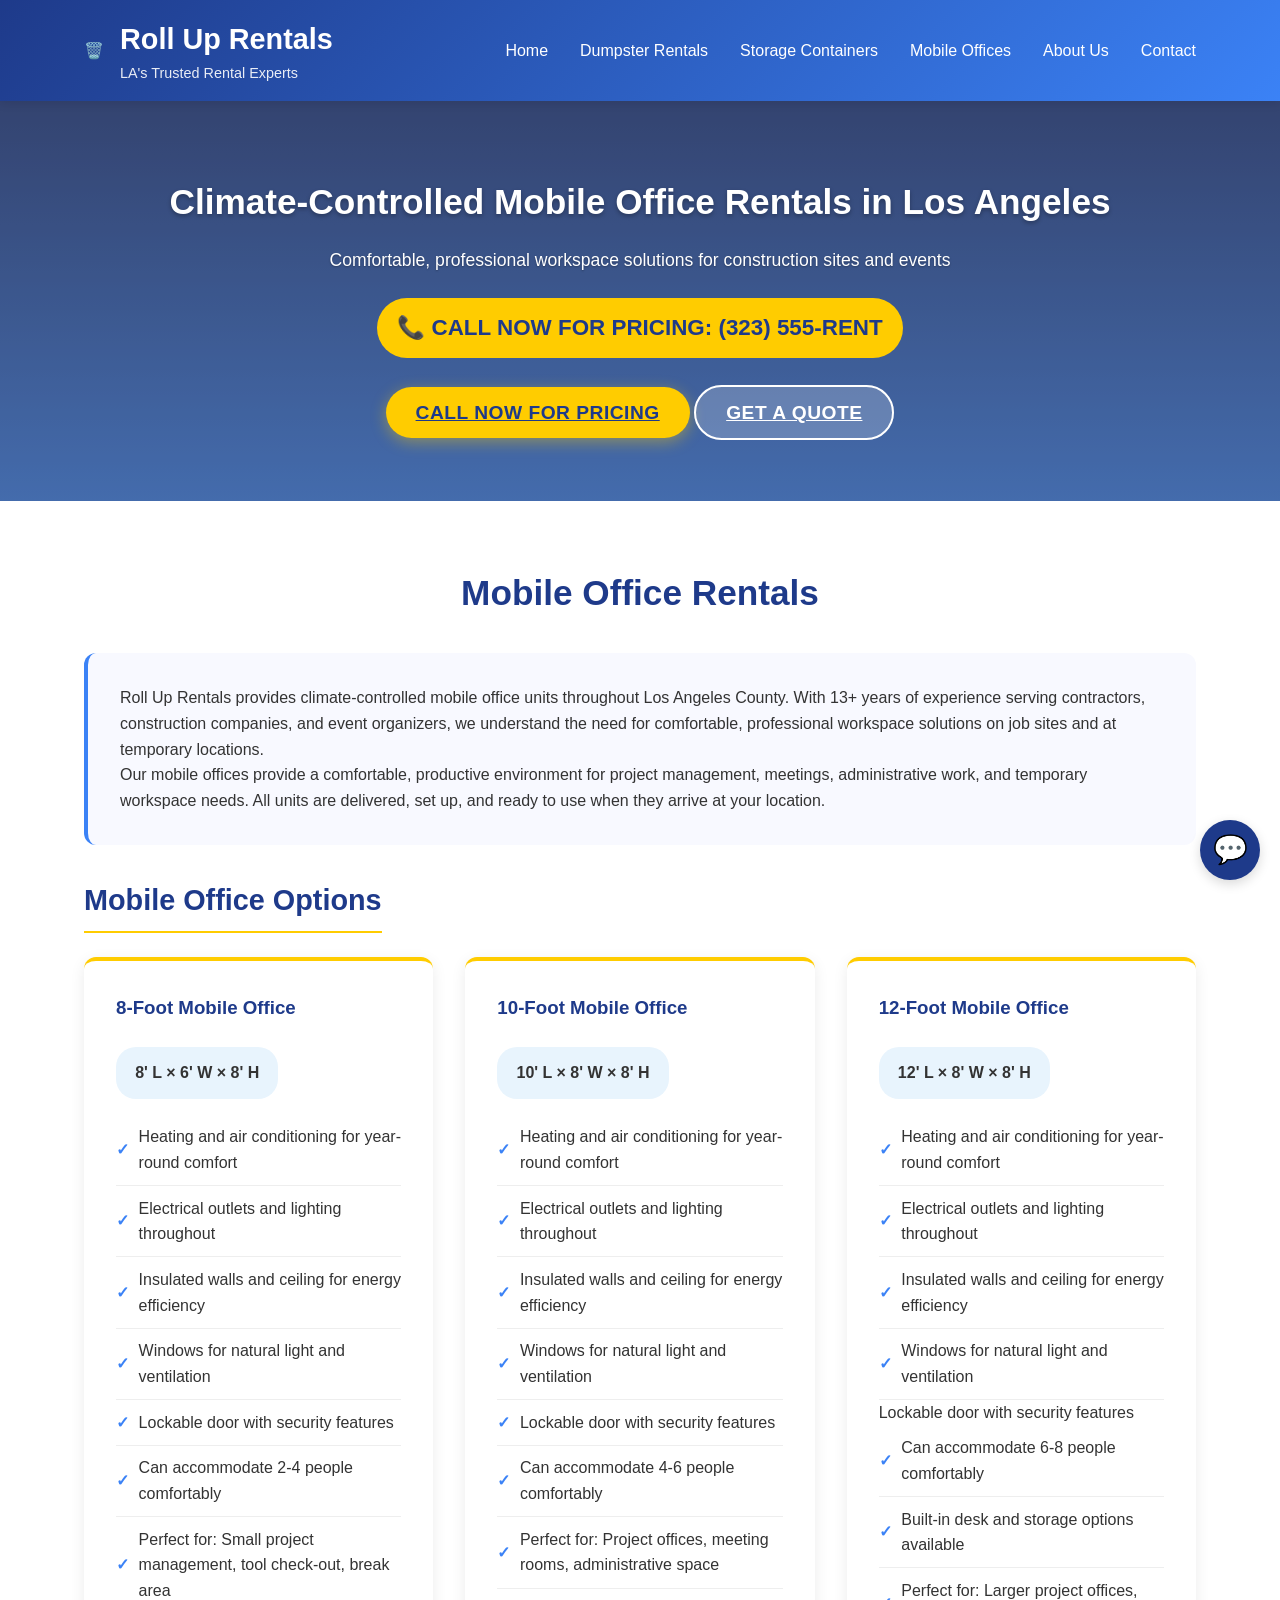
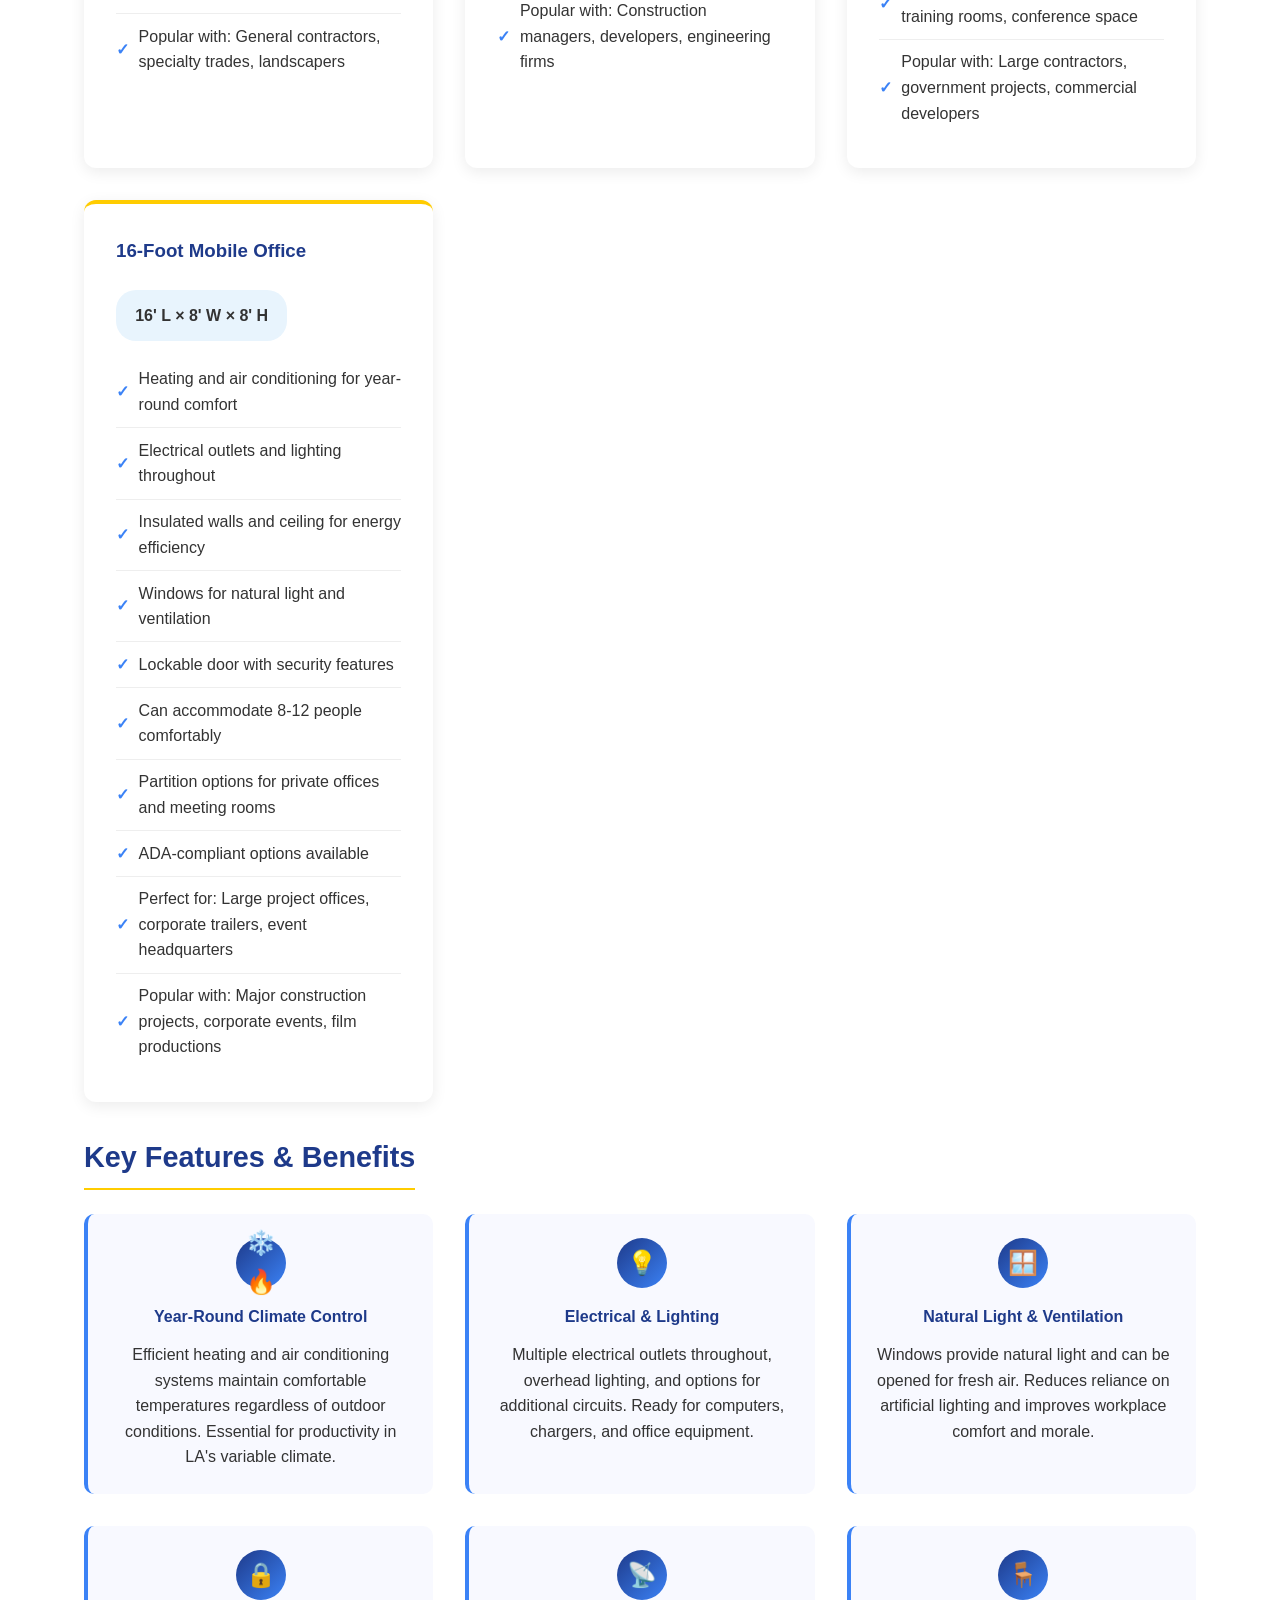
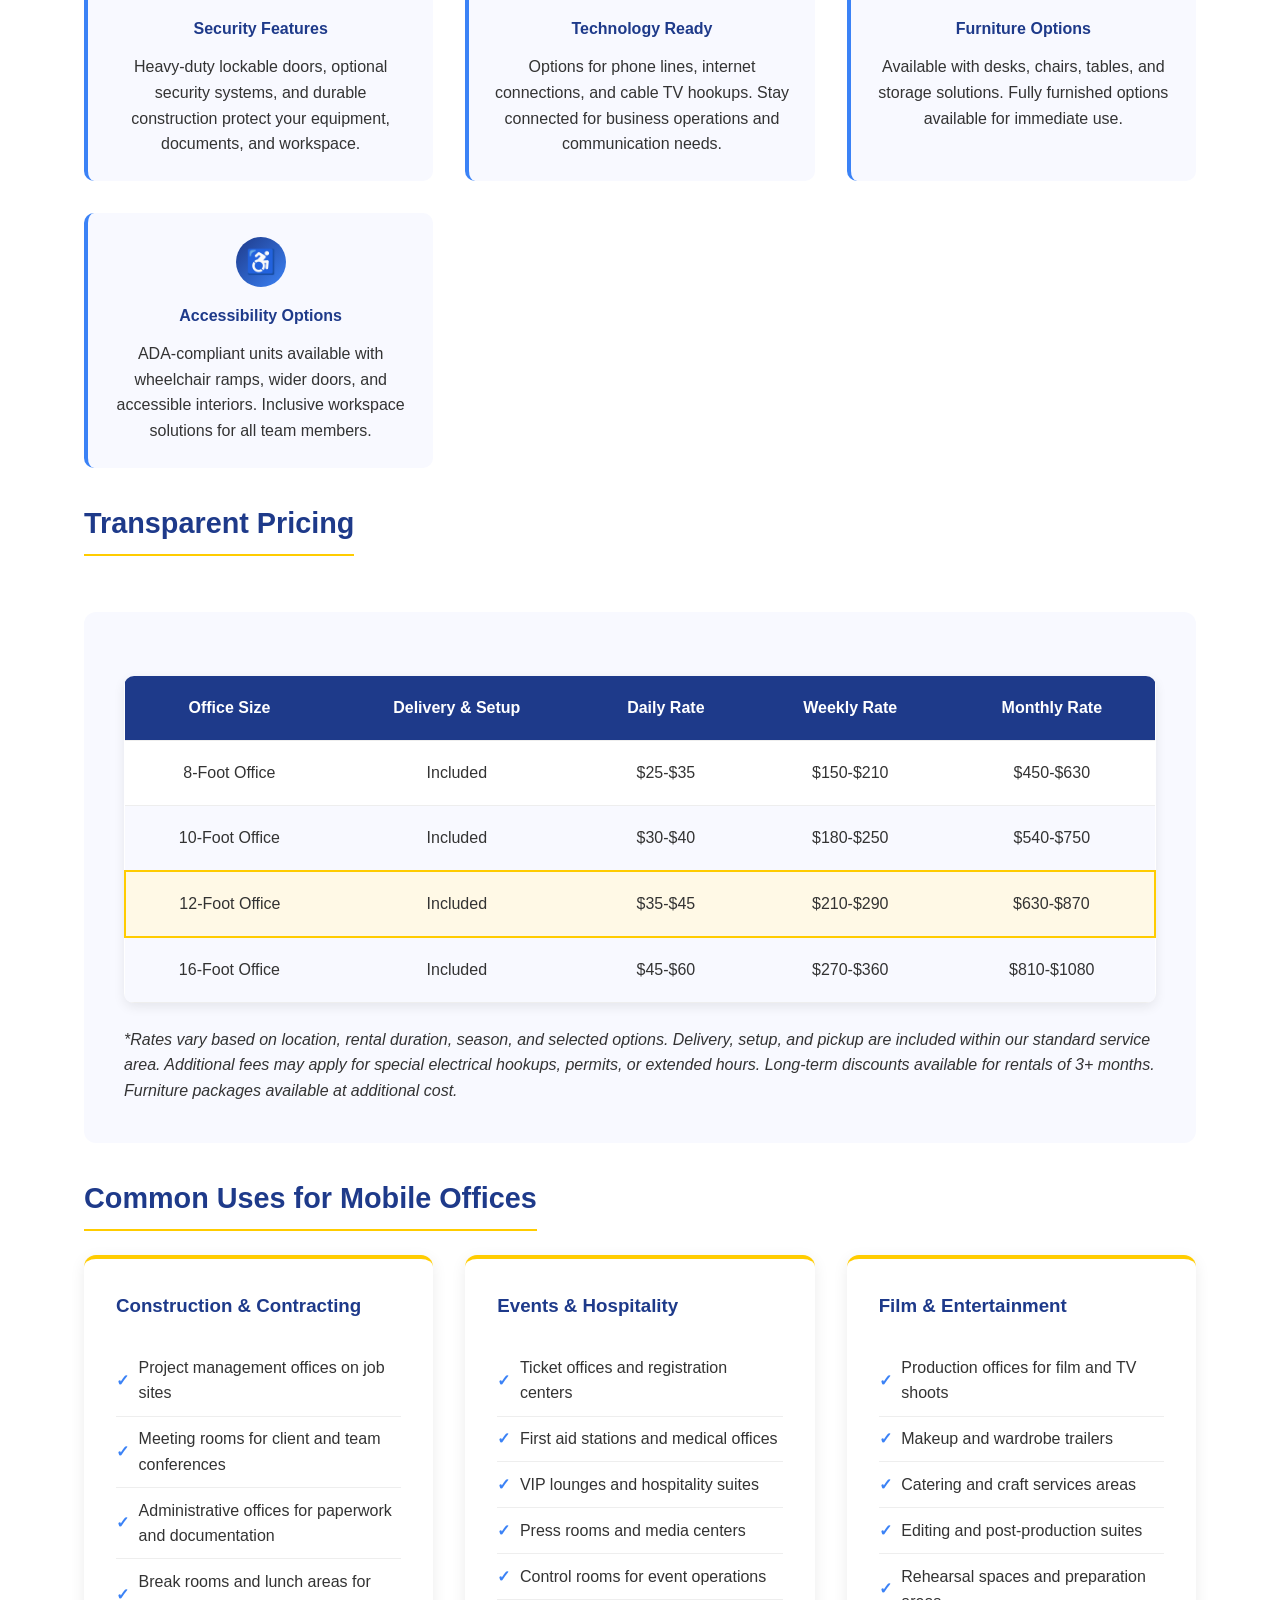
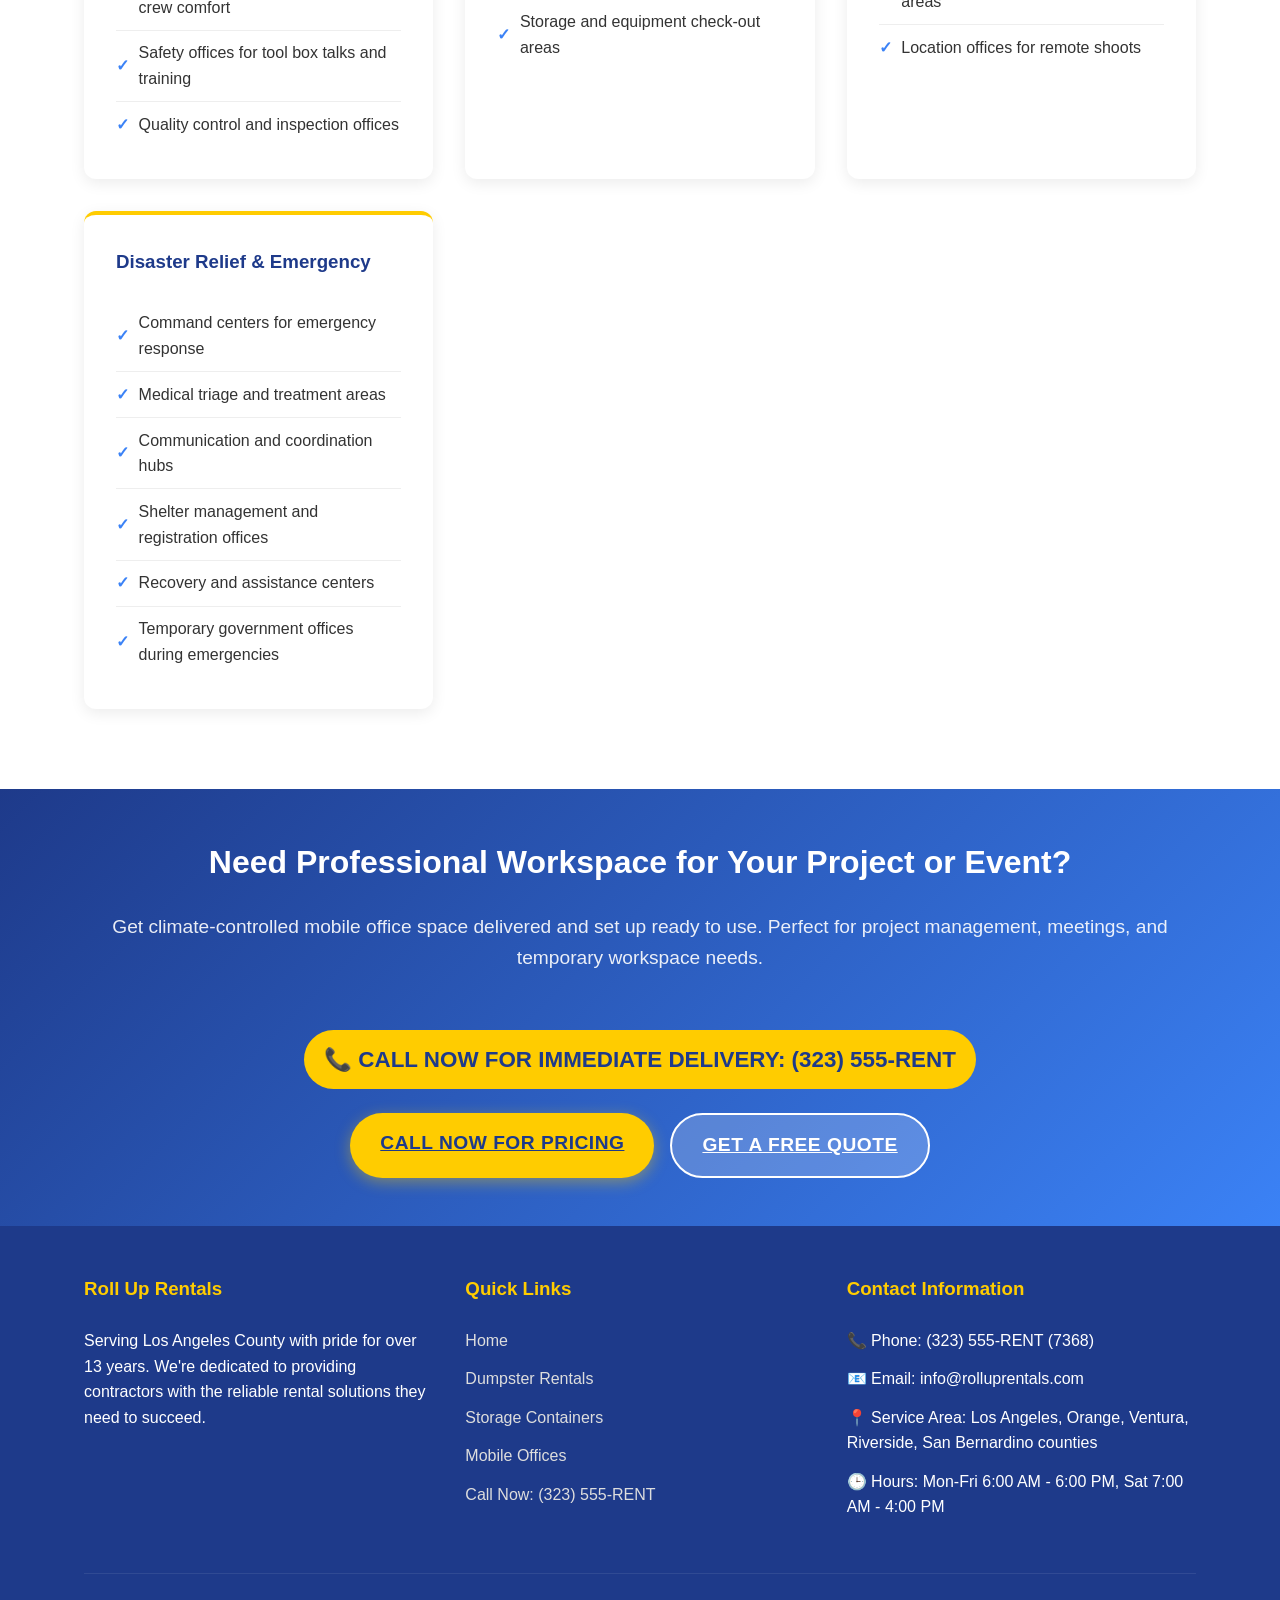
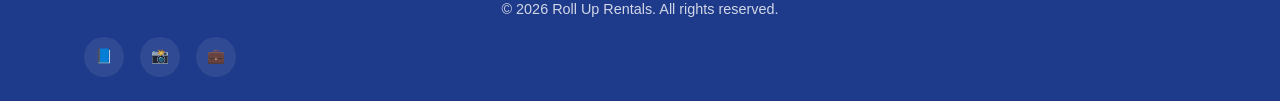
<file: mobile-offices.html>
<!DOCTYPE html>
<html lang="en">
<head>
    <meta charset="UTF-8">
    <meta name="viewport" content="width=device-width, initial-scale=1.0">
    <title>Mobile Office Rentals Los Angeles - Roll Up Rentals</title>
    <meta name="description" content="Climate-controlled mobile office rentals in Los Angeles for construction sites, events, and temporary workspace needs. 13+ years experience serving LA contractors.">
    <style>
        * {
            margin: 0;
            padding: 0;
            box-sizing: border-box;
        }
        
        body {
            font-family: 'Segoe UI', Tahoma, Geneva, Verdana, sans-serif;
            line-height: 1.6;
            color: #333;
            background-color: #f9f9f9;
        }
        
        .container {
            width: 90%;
            max-width: 1200px;
            margin: 0 auto;
            padding: 0 20px;
        }
        
        header {
            background: linear-gradient(135deg, #1e3a8a 0%, #3b82f6 100%);
            color: white;
            padding: 1rem 0;
            position: sticky;
            top: 0;
            z-index: 1000;
            box-shadow: 0 2px 10px rgba(0,0,0,0.1);
        }
        
        header .logo {
            display: flex;
            align-items: center;
            gap: 1rem;
        }
        
        header .logo h1 {
            font-size: 1.8rem;
            font-weight: bold;
        }
        
        header .logo p {
            font-size: 0.9rem;
            opacity: 0.9;
        }
        
        .hero {
            background: linear-gradient(rgba(30, 58, 138, 0.8), rgba(59, 130, 246, 0.8)), 
                      url('https://images.unsplash.com/photo-1581578731548-c64695cc6952?auto=format&fit=crop&w=1600&q=80');
            background-size: cover;
            background-position: center;
            height: 400px;
            display: flex;
            align-items: center;
            color: white;
            text-align: center;
            position: relative;
        }
        
        .hero::after {
            content: '';
            position: absolute;
            top: 0;
            left: 0;
            right: 0;
            bottom: 0;
            background: rgba(0, 0, 0, 0.3);
        }
        
        .hero-content {
            position: relative;
            z-index: 10;
        }
        
        .hero h2 {
            font-size: 2.2rem;
            margin-bottom: 1rem;
            text-shadow: 0 2px 4px rgba(0,0,0,0.3);
        }
        
        .hero p {
            font-size: 1.1rem;
            text-shadow: 0 1px 2px rgba(0,0,0,0.3);
        }
        
        .phone-highlight {
            display: block;
            background: #ffcc00;
            color: #1e3a8a;
            padding: 12px 20px;
            font-size: 1.4rem;
            font-weight: bold;
            border-radius: 30px;
            margin: 1.5rem 0;
            display: inline-block;
            animation: pulse 2s infinite;
        }
        
        @keyframes pulse {
            0% { transform: scale(1); }
            50% { transform: scale(1.05); }
            100% { transform: scale(1); }
        }
        
        .btn-primary, .btn-secondary {
            padding: 15px 30px;
            font-size: 1.2rem;
            font-weight: bold;
            border: none;
            border-radius: 50px;
            cursor: pointer;
            transition: all 0.3s ease;
            text-transform: uppercase;
            letter-spacing: 0.5px;
        }
        
        .btn-primary {
            background: #ffcc00;
            color: #1e3a8a;
            box-shadow: 0 4px 15px rgba(255, 204, 0, 0.4);
        }
        
        .btn-secondary {
            background: rgba(255, 255, 255, 0.2);
            color: white;
            border: 2px solid white;
        }
        
        .btn-primary:hover {
            transform: translateY(-3px);
            box-shadow: 0 6px 20px rgba(255, 204, 0, 0.6);
            background: #ffd633;
        }
        
        .btn-secondary:hover {
            background: rgba(255, 255, 255, 0.3);
            transform: translateY(-3px);
        }
        
        nav {
            display: flex;
            justify-content: space-between;
            align-items: center;
        }
        
        nav ul {
            display: flex;
            gap: 2rem;
            list-style: none;
        }
        
        nav a {
            color: white;
            text-decoration: none;
            font-weight: 500;
            transition: opacity 0.3s ease;
        }
        
        nav a:hover {
            opacity: 0.8;
        }
        
        .mobile-menu-toggle {
            display: none;
            background: none;
            border: none;
            color: white;
            font-size: 1.5rem;
            cursor: pointer;
        }
        
        @media (max-width: 768px) {
            .mobile-menu-toggle {
                display: block;
            }
            
            nav ul {
                position: fixed;
                top: 70px;
                right: -100%;
                background: rgba(30, 58, 138, 0.95);
                width: 80%;
                max-width: 300px;
                height: calc(100vh - 70px);
                flex-direction: column;
                padding: 2rem;
                transition: right 0.3s ease;
                z-index: 999;
            }
            
            nav ul.active {
                right: 0;
            }
            
            .hero h2 {
                font-size: 1.8rem;
            }
        }
        
        .content-section {
            padding: 3rem 0;
            background: white;
        }
        
        .content-section h1 {
            text-align: center;
            margin-bottom: 2rem;
            color: #1e3a8a;
            font-size: 2.2rem;
            margin-top: 1rem;
        }
        
        .content-section h2 {
            color: #1e3a8a;
            margin-bottom: 1.5rem;
            font-size: 1.8rem;
            border-bottom: 2px solid #ffcc00;
            display: inline-block;
            padding-bottom: 0.5rem;
        }
        
        .service-overview {
            background: #f8f9ff;
            padding: 2rem;
            border-radius: 12px;
            margin-bottom: 2rem;
            border-left: 4px solid #3b82f6;
        }
        
        .office-types {
            display: grid;
            grid-template-columns: repeat(auto-fit, minmax(300px, 1fr));
            gap: 2rem;
            margin-bottom: 2rem;
        }
        
        .office-card {
            background: white;
            padding: 2rem;
            border-radius: 12px;
            box-shadow: 0 4px 15px rgba(0,0,0,0.08);
            border-top: 4px solid #ffcc00;
            transition: transform 0.3s ease, box-shadow 0.3s ease;
        }
        
        .office-card:hover {
            transform: translateY(-5px);
            box-shadow: 0 8px 25px rgba(0,0,0,0.15);
        }
        
        .office-card h3 {
            color: #1e3a8a;
            margin-bottom: 1.5rem;
            display: flex;
            align-items: center;
            gap: 0.8rem;
        }
        
        .office-card .specifications {
            background: #e8f4fd;
            padding: 0.8rem 1.2rem;
            border-radius: 20px;
            display: inline-block;
            font-weight: 600;
            margin-bottom: 1rem;
        }
        
        .office-card ul {
            list-style: none;
        }
        
        .office-card li {
            padding: 0.6rem 0;
            border-bottom: 1px solid #eee;
            display: flex;
            align-items: center;
            gap: 0.6rem;
        }
        
        .office-card li:last-child {
            border-bottom: none;
        }
        
        .office-card li::before {
            content: "✓";
            color: #3b82f6;
            font-weight: bold;
        }
        
        .features-grid {
            display: grid;
            grid-template-columns: repeat(auto-fit, minmax(280px, 1fr));
            gap: 2rem;
            margin-bottom: 2rem;
        }
        
        .feature-card {
            background: #f8f9ff;
            padding: 1.5rem;
            border-radius: 10px;
            text-align: center;
            border-left: 4px solid #3b82f6;
        }
        
        .feature-icon {
            width: 50px;
            height: 50px;
            background: linear-gradient(135deg, #1e3a8a, #3b82f6);
            border-radius: 50%;
            display: flex;
            align-items: center;
            justify-content: center;
            margin: 0 auto 1rem;
            font-size: 1.5rem;
            color: white;
        }
        
        .feature-card h4 {
            margin-bottom: 0.8rem;
            color: #1e3a8a;
        }
        
        .pricing-section {
            background: #f8f9ff;
            padding: 2.5rem;
            border-radius: 12px;
            margin: 2rem 0;
        }
        
        .pricing-table {
            width: 100%;
            border-collapse: collapse;
            margin: 1.5rem 0;
            background: white;
            border-radius: 10px;
            overflow: hidden;
            box-shadow: 0 4px 12px rgba(0,0,0,0.08);
        }
        
        .pricing-table th,
        .pricing-table td {
            padding: 1.2rem;
            text-align: center;
            border-bottom: 1px solid #eee;
        }
        
        .pricing-table th {
            background: #1e3a8a;
            color: white;
            font-weight: 600;
        }
        
        .pricing-table tr:nth-child(even) {
            background: #f8f9ff;
        }
        
        .pricing-table tr:hover {
            background: #f0f7ff;
        }
        
        .pricing-table .popular {
            background: #fff9e6;
            border: 2px solid #ffcc00;
        }
        
        .cta-section {
            text-align: center;
            padding: 3rem 0;
            background: linear-gradient(135deg, #1e3a8a 0%, #3b82f6 100%);
            color: white;
        }
        
        .cta-section h2 {
            font-size: 2rem;
            margin-bottom: 1.5rem;
        }
        
        .cta-section p {
            font-size: 1.2rem;
            margin-bottom: 2rem;
            opacity: 0.9;
        }
        
        .experience-badge {
            background: linear-gradient(135deg, #ffcc00, #ffd633);
            color: #1e3a8a;
            padding: 1rem 2rem;
            border-radius: 50px;
            display: inline-block;
            font-weight: bold;
            font-size: 1.3rem;
            box-shadow: 0 4px 15px rgba(255, 204, 0, 0.4);
            margin: 1.5rem 0;
        }
        
        .footer {
            background: #1e3a8a;
            color: white;
            padding: 3rem 0 1.5rem;
        }
        
        .footer-content {
            display: grid;
            grid-template-columns: repeat(auto-fit, minmax(250px, 1fr));
            gap: 2rem;
        }
        
        .footer h3 {
            margin-bottom: 1.5rem;
            color: #ffcc00;
        }
        
        .footer ul {
            list-style: none;
        }
        
        .footer li {
            margin-bottom: 0.8rem;
        }
        
        .footer a {
            color: #ddd;
            text-decoration: none;
            transition: color 0.3s ease;
        }
        
        .footer a:hover {
            color: white;
        }
        
        .footer-bottom {
            text-align: center;
            margin-top: 2.5rem;
            padding-top: 1.5rem;
            border-top: 1px solid rgba(255,255,255,0.1);
            font-size: 0.9rem;
            opacity: 0.8;
        }
        
        .social-links {
            display: flex;
            gap: 1rem;
            margin-top: 1rem;
        }
        
        .social-links a {
            width: 40px;
            height: 40px;
            border-radius: 50%;
            background: rgba(255,255,255,0.1);
            display: flex;
            align-items: center;
            justify-content: center;
            color: white;
            transition: all 0.3s ease;
        }
        
        .social-links a:hover {
            background: rgba(255,255,255,0.2);
            transform: translateY(-3px);
        }
        
        @media (max-width: 768px) {
            .office-types,
            .features-grid {
                grid-template-columns: 1fr;
            }
            
            .pricing-table th,
            .pricing-table td {
                padding: 0.8rem;
                font-size: 0.9rem;
            }
            
            .content-section {
                padding: 2rem 0;
            }
        }
    </style>
</head>
<body>
    <header>
        <div class="container">
            <nav>
                <div class="logo">
                    <div>🗑️</div>
                    <div>
                        <h1>Roll Up Rentals</h1>
                        <p>LA's Trusted Rental Experts</p>
                    </div>
                </div>
                <button class="mobile-menu-toggle" aria-label="Toggle menu">☰</button>
                <ul>
                    <li><a href="index.html">Home</a></li>
                    <li><a href="dumpster-rentals.html">Dumpster Rentals</a></li>
                    <li><a href="storage-containers.html">Storage Containers</a></li>
                    <li><a href="mobile-offices.html" class="active">Mobile Offices</a></li>
                    <li><a href="about.html">About Us</a></li>
                    <li><a href="contact.html">Contact</a></li>
                </ul>
            </nav>
        </div>
    </header>

    <section class="hero">
        <div class="hero-content container">
            <h2>Climate-Controlled Mobile Office Rentals in Los Angeles</h2>
            <p>Comfortable, professional workspace solutions for construction sites and events</p>
            <div class="phone-highlight">📞 CALL NOW FOR PRICING: (323) 555-RENT</div>
            <div style="text-align: center; margin-top: 1rem;">
                <a href="tel:+13235557368" class="btn-primary">CALL NOW FOR PRICING</a>
                <a href="contact.html" class="btn-secondary">GET A QUOTE</a>
            </div>
        </div>
    </section>

    <section class="content-section">
        <div class="container">
            <h1>Mobile Office Rentals</h1>
            
            <div class="service-overview">
                <p>Roll Up Rentals provides climate-controlled mobile office units throughout Los Angeles County. With 13+ years of experience serving contractors, construction companies, and event organizers, we understand the need for comfortable, professional workspace solutions on job sites and at temporary locations.</p>
                <p>Our mobile offices provide a comfortable, productive environment for project management, meetings, administrative work, and temporary workspace needs. All units are delivered, set up, and ready to use when they arrive at your location.</p>
            </div>
            
            <h2>Mobile Office Options</h2>
            <div class="office-types">
                <div class="office-card">
                    <h3>8-Foot Mobile Office</h3>
                    <div class="specifications">8' L × 6' W × 8' H</div>
                    <ul>
                        <li>Heating and air conditioning for year-round comfort</li>
                        <li>Electrical outlets and lighting throughout</li>
                        <li>Insulated walls and ceiling for energy efficiency</li>
                        <li>Windows for natural light and ventilation</li>
                        <li>Lockable door with security features</li>
                        <li>Can accommodate 2-4 people comfortably</li>
                        <li>Perfect for: Small project management, tool check-out, break area</li>
                        <li>Popular with: General contractors, specialty trades, landscapers</li>
                    </ul>
                </div>
                
                <div class="office-card">
                    <h3>10-Foot Mobile Office</h3>
                    <div class="specifications">10' L × 8' W × 8' H</div>
                    <ul>
                        <li>Heating and air conditioning for year-round comfort</li>
                        <li>Electrical outlets and lighting throughout</li>
                        <li>Insulated walls and ceiling for energy efficiency</li>
                        <li>Windows for natural light and ventilation</li>
                        <li>Lockable door with security features</li>
                        <li>Can accommodate 4-6 people comfortably</li>
                        <li>Perfect for: Project offices, meeting rooms, administrative space</li>
                        <li>Popular with: Construction managers, developers, engineering firms</li>
                    </ul>
                </div>
                
                <div class="office-card">
                    <h3>12-Foot Mobile Office</h3>
                    <div class="specifications">12' L × 8' W × 8' H</div>
                    <ul>
                        <li>Heating and air conditioning for year-round comfort</li>
                        <li>Electrical outlets and lighting throughout</li>
                        <li>Insulated walls and ceiling for energy efficiency</li>
                        <li>Windows for natural light and ventilation</li
                        <li>Lockable door with security features</li>
                        <li>Can accommodate 6-8 people comfortably</li>
                        <li>Built-in desk and storage options available</li>
                        <li>Perfect for: Larger project offices, training rooms, conference space</li>
                        <li>Popular with: Large contractors, government projects, commercial developers</li>
                    </ul>
                </div>
                
                <div class="office-card">
                    <h3>16-Foot Mobile Office</h3>
                    <div class="specifications">16' L × 8' W × 8' H</div>
                    <ul>
                        <li>Heating and air conditioning for year-round comfort</li>
                        <li>Electrical outlets and lighting throughout</li>
                        <li>Insulated walls and ceiling for energy efficiency</li>
                        <li>Windows for natural light and ventilation</li>
                        <li>Lockable door with security features</li>
                        <li>Can accommodate 8-12 people comfortably</li>
                        <li>Partition options for private offices and meeting rooms</li>
                        <li>ADA-compliant options available</li>
                        <li>Perfect for: Large project offices, corporate trailers, event headquarters</li>
                        <li>Popular with: Major construction projects, corporate events, film productions</li>
                    </ul>
                </div>
            </div>
            
            <h2>Key Features & Benefits</h2>
            <div class="features-grid">
                <div class="feature-card">
                    <div class="feature-icon">❄️🔥</div>
                    <h4>Year-Round Climate Control</h4>
                    <p>Efficient heating and air conditioning systems maintain comfortable temperatures regardless of outdoor conditions. Essential for productivity in LA's variable climate.</p>
                </div>
                <div class="feature-card">
                    <div class="feature-icon">💡</div>
                    <h4>Electrical & Lighting</h4>
                    <p>Multiple electrical outlets throughout, overhead lighting, and options for additional circuits. Ready for computers, chargers, and office equipment.</p>
                </div>
                <div class="feature-card">
                    <div class="feature-icon">🪟</div>
                    <h4>Natural Light & Ventilation</h4>
                    <p>Windows provide natural light and can be opened for fresh air. Reduces reliance on artificial lighting and improves workplace comfort and morale.</p>
                </div>
                <div class="feature-card">
                    <div class="feature-icon">🔒</div>
                    <h4>Security Features</h4>
                    <p>Heavy-duty lockable doors, optional security systems, and durable construction protect your equipment, documents, and workspace.</p>
                </div>
                <div class="feature-card">
                    <div class="feature-icon">📡</div>
                    <h4>Technology Ready</h4>
                    <p>Options for phone lines, internet connections, and cable TV hookups. Stay connected for business operations and communication needs.</p>
                </div>
                <div class="feature-card">
                    <div class="feature-icon">🪑</div>
                    <h4>Furniture Options</h4>
                    <p>Available with desks, chairs, tables, and storage solutions. Fully furnished options available for immediate use.</p>
                </div>
                <div class="feature-card">
                    <div class="feature-icon">♿</div>
                    <h4>Accessibility Options</h4>
                    <p>ADA-compliant units available with wheelchair ramps, wider doors, and accessible interiors. Inclusive workspace solutions for all team members.</p>
                </div>
            </div>
            
            <h2>Transparent Pricing</h2>
            <div class="pricing-section">
                <table class="pricing-table">
                    <thead>
                        <tr>
                            <th>Office Size</th>
                            <th>Delivery & Setup</th>
                            <th>Daily Rate</th>
                            <th>Weekly Rate</th>
                            <th>Monthly Rate</th>
                        </tr>
                    </thead>
                    <tbody>
                        <tr>
                            <td>8-Foot Office</td>
                            <td>Included</td>
                            <td>$25-$35</td>
                            <td>$150-$210</td>
                            <td>$450-$630</td>
                        </tr>
                        <tr>
                            <td>10-Foot Office</td>
                            <td>Included</td>
                            <td>$30-$40</td>
                            <td>$180-$250</td>
                            <td>$540-$750</td>
                        </tr>
                        <tr class="popular">
                            <td>12-Foot Office</td>
                            <td>Included</td>
                            <td>$35-$45</td>
                            <td>$210-$290</td>
                            <td>$630-$870</td>
                        </tr>
                        <tr>
                            <td>16-Foot Office</td>
                            <td>Included</td>
                            <td>$45-$60</td>
                            <td>$270-$360</td>
                            <td>$810-$1080</td>
                        </tr>
                    </tbody>
                </table>
                <p><em>*Rates vary based on location, rental duration, season, and selected options. Delivery, setup, and pickup are included within our standard service area. Additional fees may apply for special electrical hookups, permits, or extended hours. Long-term discounts available for rentals of 3+ months. Furniture packages available at additional cost.</em></p>
            </div>
            
            <h2>Common Uses for Mobile Offices</h2>
            <div class="office-types">
                <div class="office-card">
                    <h3>Construction & Contracting</h3>
                    <ul>
                        <li>Project management offices on job sites</li>
                        <li>Meeting rooms for client and team conferences</li>
                        <li>Administrative offices for paperwork and documentation</li>
                        <li>Break rooms and lunch areas for crew comfort</li>
                        <li>Safety offices for tool box talks and training</li>
                        <li>Quality control and inspection offices</li>
                    </ul>
                </div>
                <div class="office-card">
                    <h3>Events & Hospitality</h3>
                    <ul>
                        <li>Ticket offices and registration centers</li>
                        <li>First aid stations and medical offices</li>
                        <li>VIP lounges and hospitality suites</li>
                        <li>Press rooms and media centers</li>
                        <li>Control rooms for event operations</li>
                        <li>Storage and equipment check-out areas</li>
                    </ul>
                </div>
                <div class="office-card">
                    <h3>Film & Entertainment</h3>
                    <ul>
                        <li>Production offices for film and TV shoots</li>
                        <li>Makeup and wardrobe trailers</li>
                        <li>Catering and craft services areas</li>
                        <li>Editing and post-production suites</li>
                        <li>Rehearsal spaces and preparation areas</li>
                        <li>Location offices for remote shoots</li>
                    </ul>
                </div>
                <div class="office-card">
                    <h3>Disaster Relief & Emergency</h3>
                    <ul>
                        <li>Command centers for emergency response</li>
                        <li>Medical triage and treatment areas</li>
                        <li>Communication and coordination hubs</li>
                        <li>Shelter management and registration offices</li>
                        <li>Recovery and assistance centers</li>
                        <li>Temporary government offices during emergencies</li>
                    </ul>
                </div>
            </div>
        </div>
    </section>

    <section class="cta-section">
        <div class="container">
            <h2>Need Professional Workspace for Your Project or Event?</h2>
            <p>Get climate-controlled mobile office space delivered and set up ready to use. Perfect for project management, meetings, and temporary workspace needs.</p>
            <div class="phone-highlight">📞 CALL NOW FOR IMMEDIATE DELIVERY: (323) 555-RENT</div>
            <div class="cta-buttons" style="display: flex; justify-content: center; gap: 1rem; flex-wrap: wrap;">
                <a href="tel:+13235557368" class="btn-primary">CALL NOW FOR PRICING</a>
                <a href="contact.html" class="btn-secondary">GET A FREE QUOTE</a>
            </div>
        </div>
    </section>

    <footer class="footer">
        <div class="container">
            <div class="footer-content">
                <div>
                    <h3>Roll Up Rentals</h3>
                    <p>Serving Los Angeles County with pride for over 13 years. We're dedicated to providing contractors with the reliable rental solutions they need to succeed.</p>
                </div>
                <div>
                    <h3>Quick Links</h3>
                    <ul>
                        <li><a href="index.html">Home</a></li>
                        <li><a href="dumpster-rentals.html">Dumpster Rentals</a></li>
                        <li><a href="storage-containers.html">Storage Containers</a></li>
                        <li><a href="mobile-offices.html">Mobile Offices</a></li>
                        <li><a href="tel:+13235557368">Call Now: (323) 555-RENT</a></li>
                    </ul>
                </div>
                <div>
                    <h3>Contact Information</h3>
                    <ul>
                        <li>📞 Phone: (323) 555-RENT (7368)</li>
                        <li>📧 Email: info@rolluprentals.com</li>
                        <li>📍 Service Area: Los Angeles, Orange, Ventura, Riverside, San Bernardino counties</li>
                        <li>🕒 Hours: Mon-Fri 6:00 AM - 6:00 PM, Sat 7:00 AM - 4:00 PM</li>
                    </ul>
                </div>
            </div>
            <div class="footer-bottom">
                <p>&copy; 2026 Roll Up Rentals. All rights reserved.</p>
                <div class="social-links">
                    <a href="#" aria-label="Facebook">📘</a>
                    <a href="#" aria-label="Instagram">📸</a>
                    <a href="#" aria-label="LinkedIn">💼</a>
                </div>
            </div>
        </div>
    </footer>

    <script>
        document.addEventListener('DOMContentLoaded', function() {
            const mobileToggle = document.querySelector('.mobile-menu-toggle');
            const navMenu = document.querySelector('nav ul');
            
            mobileToggle.addEventListener('click', function() {
                navMenu.classList.toggle('active');
            });
            
            // Close mobile menu when clicking outside
            document.addEventListener('click', function(e) {
                if (!mobileToggle.contains(e.target) && !navMenu.contains(e.target)) {
                    navMenu.classList.remove('active');
                }
            });
        });
    </script>
    <script src="js/chatbot.js"></script>
</body>
</html>
</file>
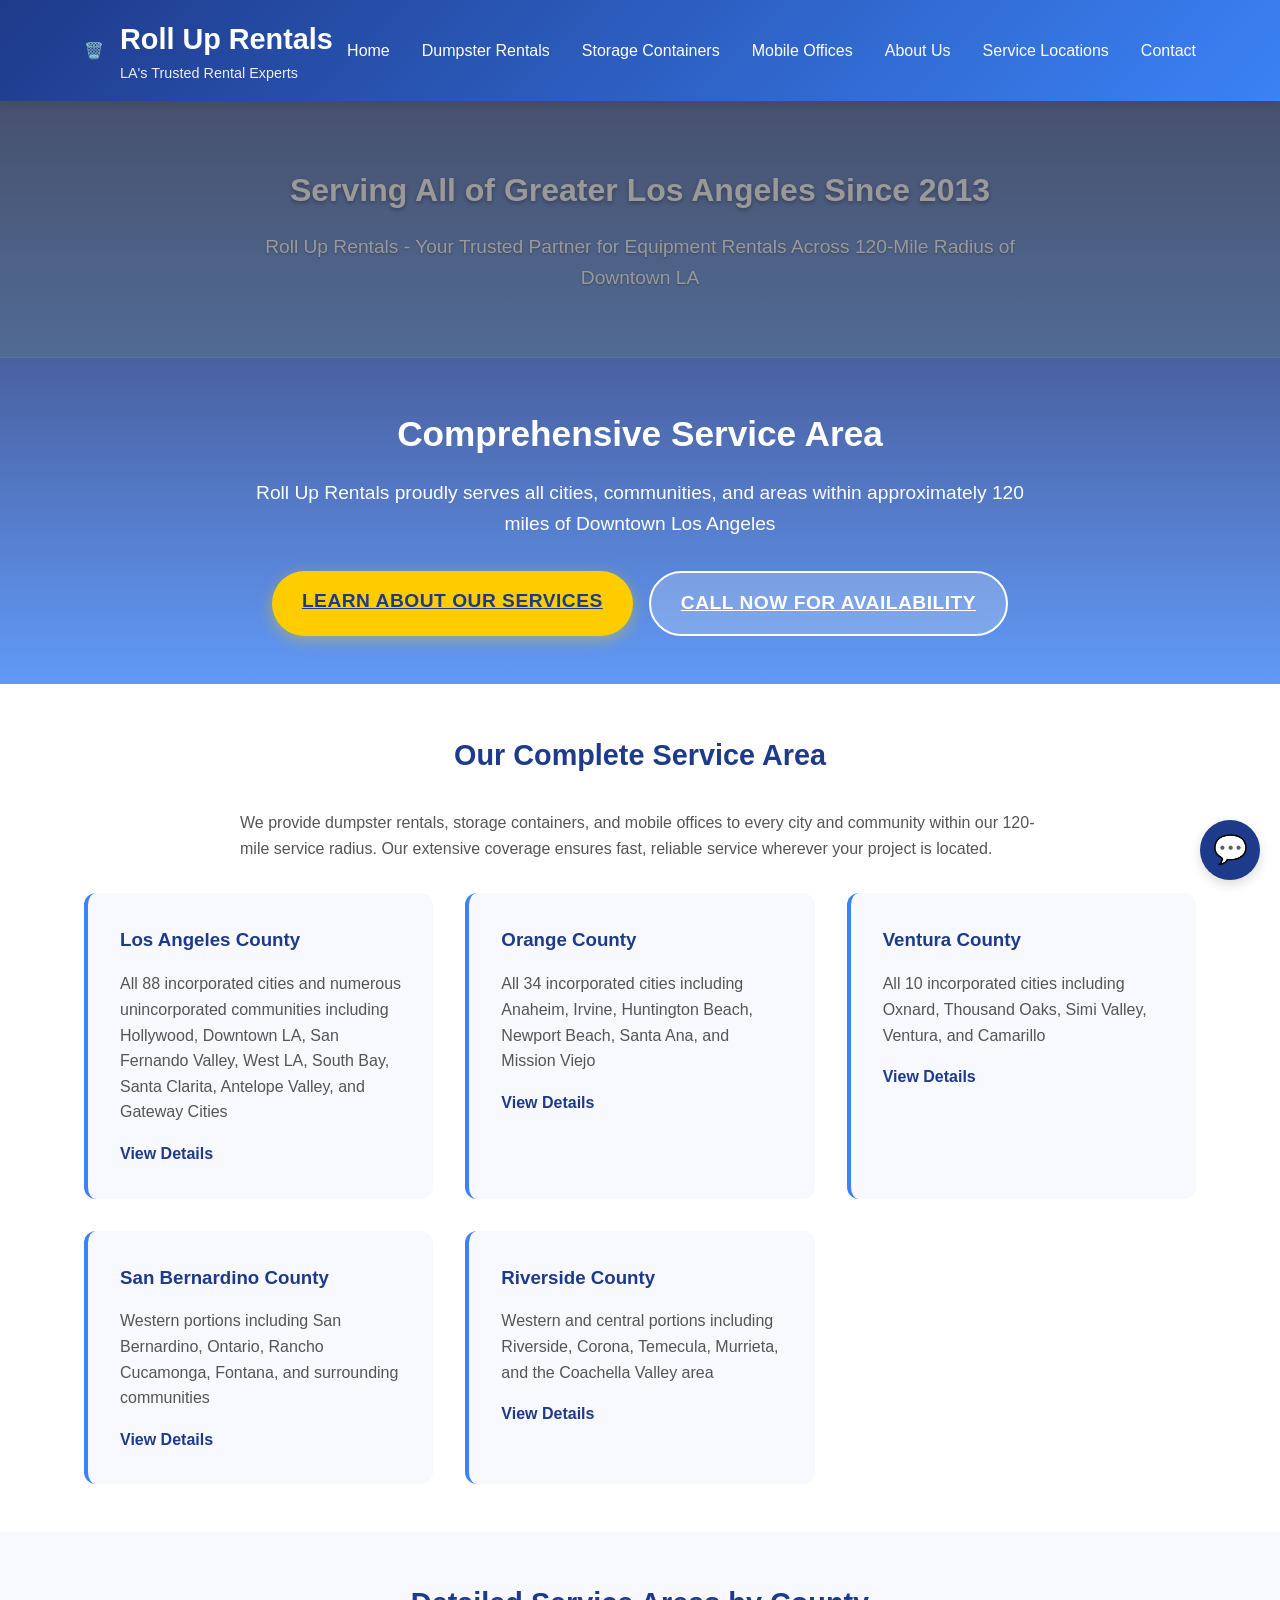
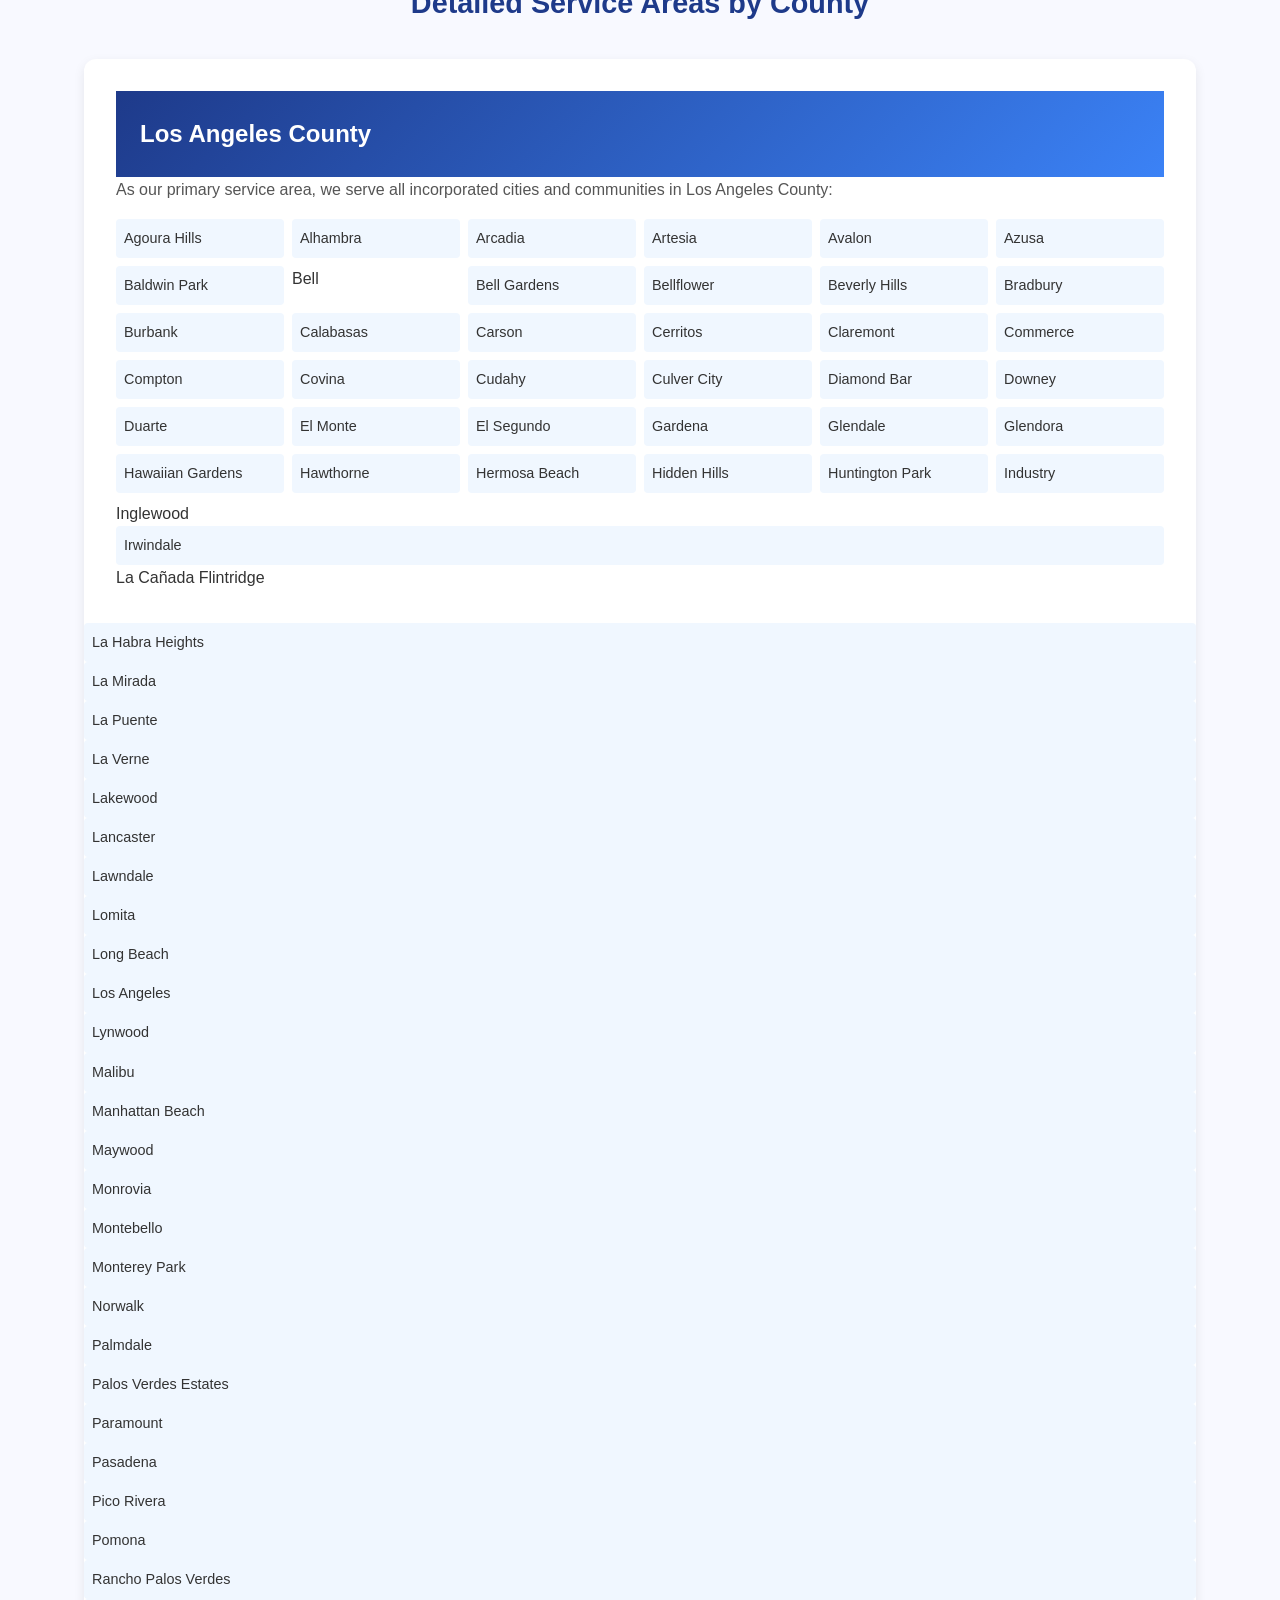
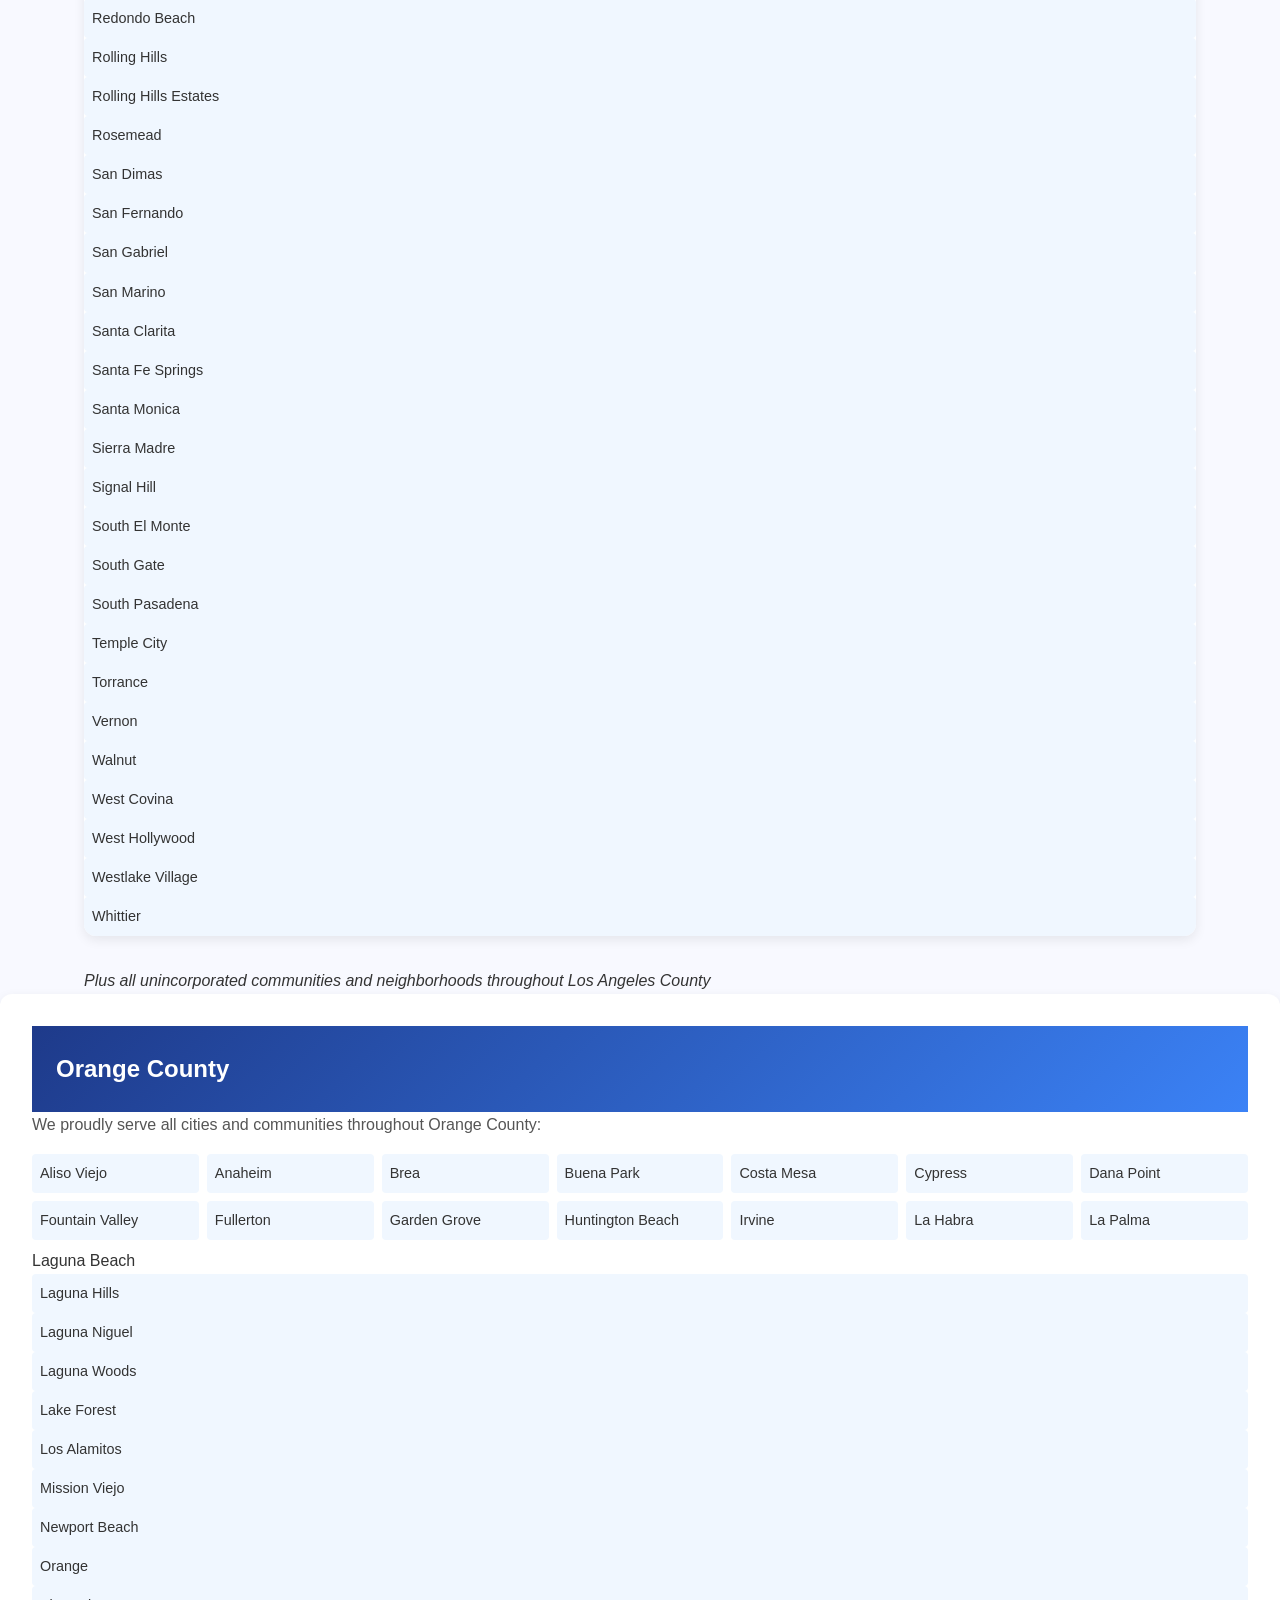
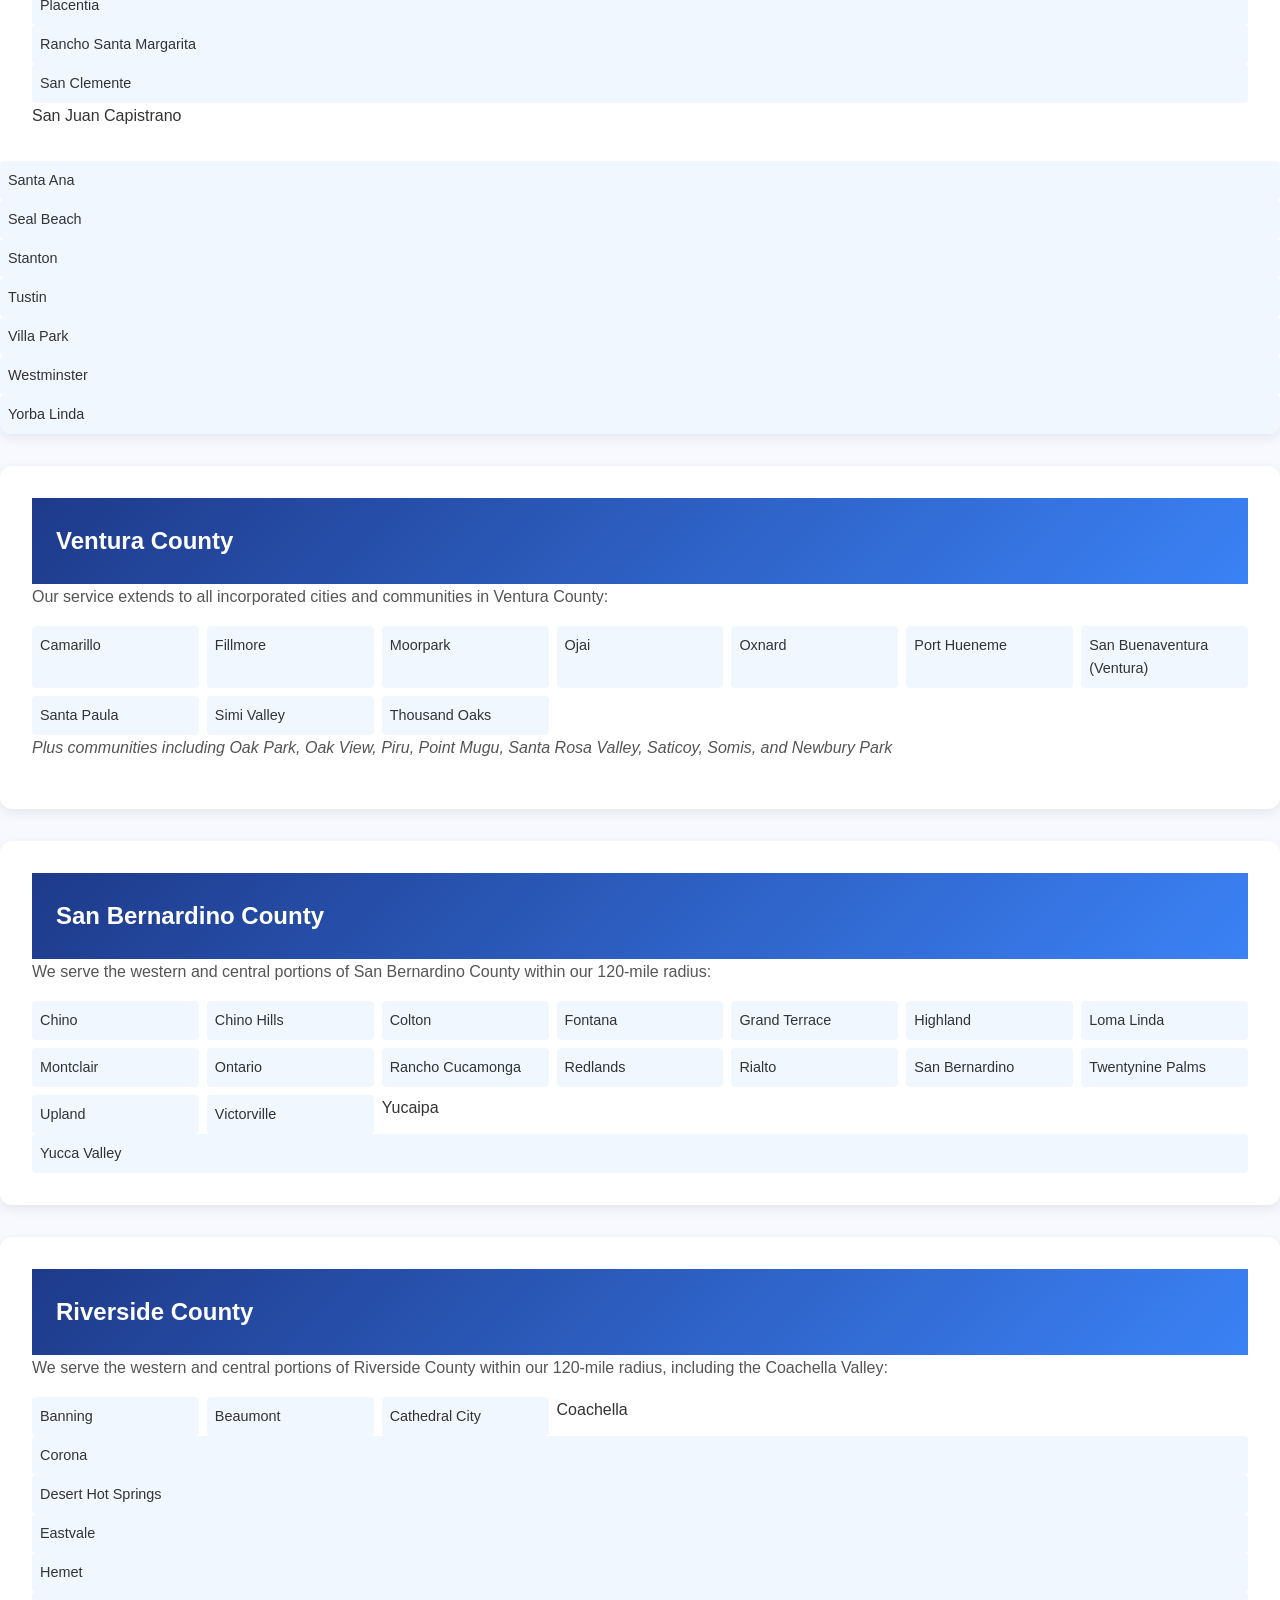
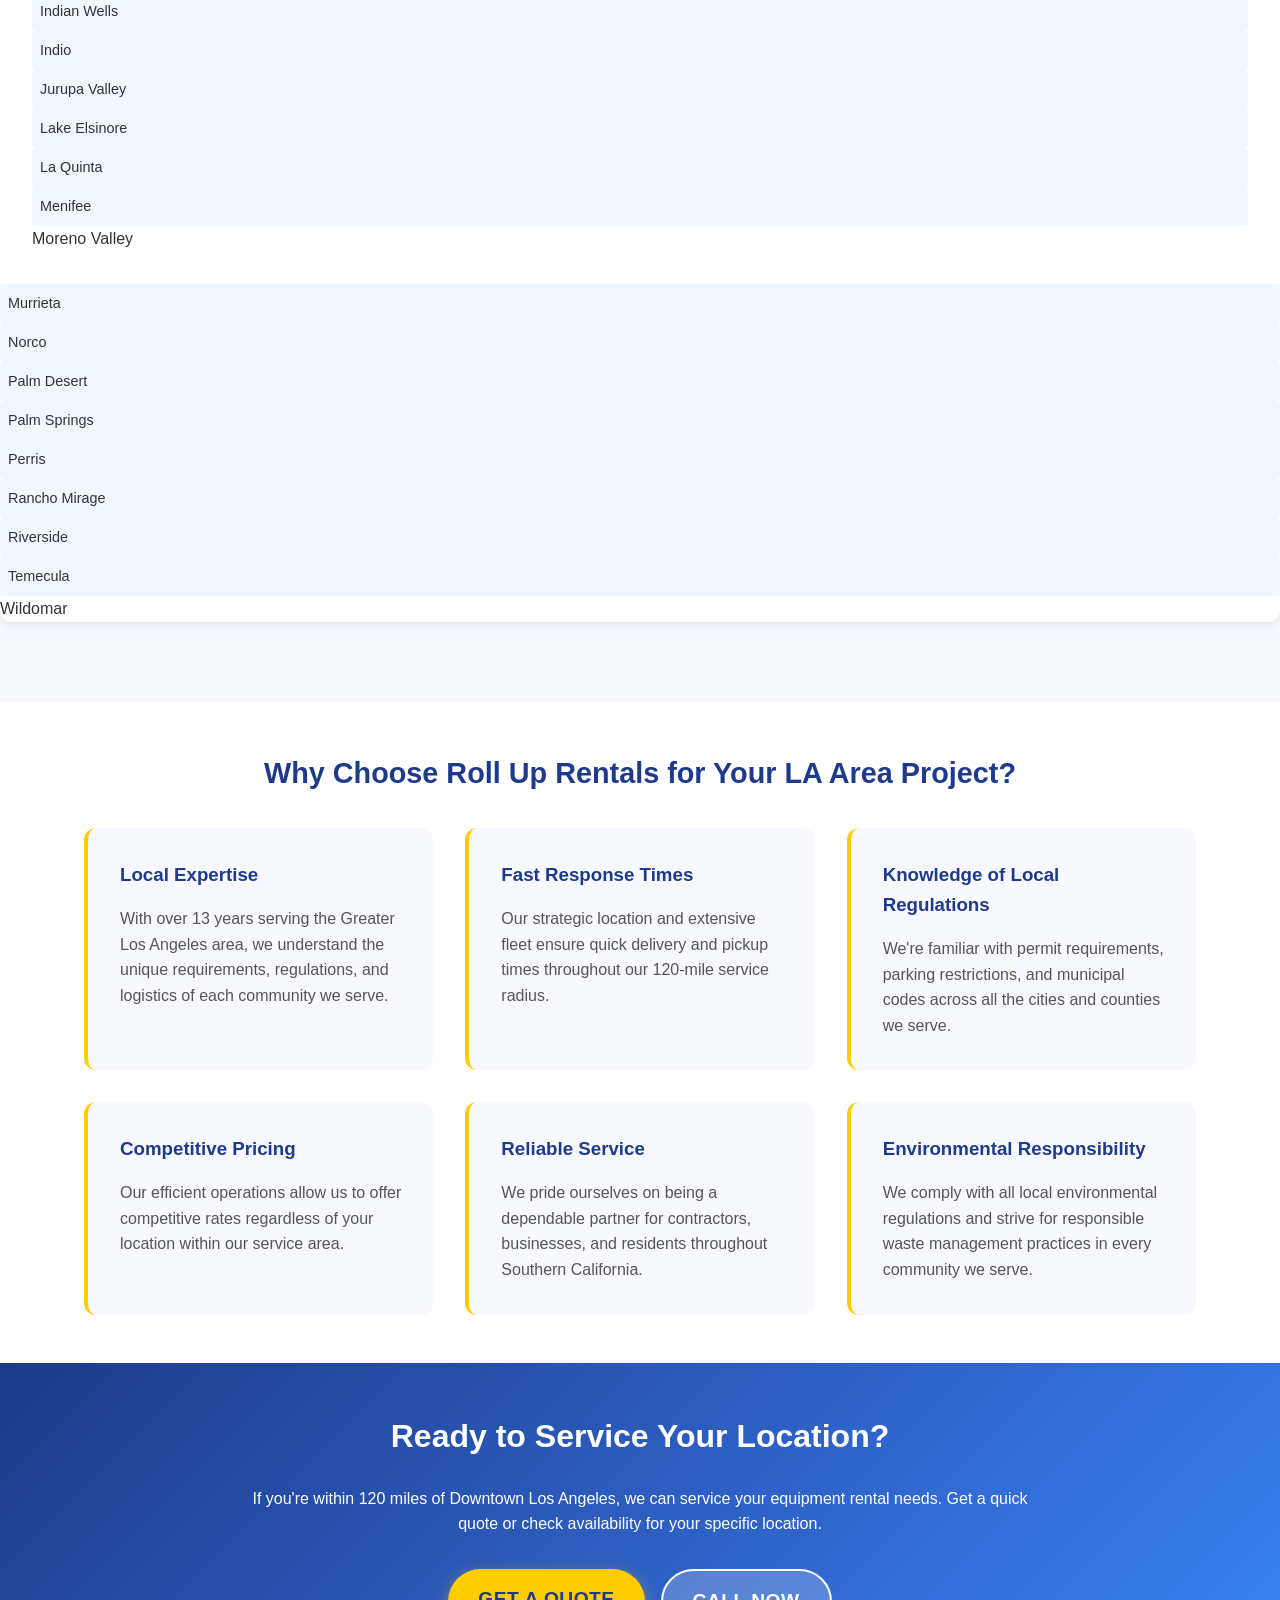
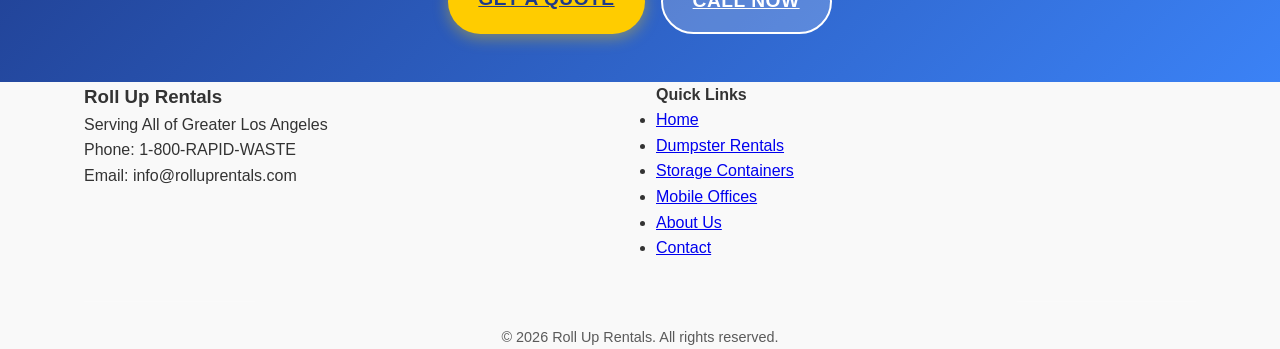
<file: service-locations.html>
<!DOCTYPE html>
<html lang="en">
<head>
    <meta charset="UTF-8">
    <meta name="viewport" content="width=device-width, initial-scale=1.0">
    <title>Service Locations - Roll Up Rentals Serving All of Greater Los Angeles Area</title>
    <meta name="description" content="Roll Up Rentals provides equipment rentals to all cities and communities within 120 miles of Downtown Los Angeles. Check our comprehensive service area covering Los Angeles, Orange, Ventura, Riverside, San Bernardino counties and more.">
    <meta name="keywords" content="Los Angeles equipment rentals, Orange County dumpster rentals, Ventura County storage containers, Riverside County mobile offices, San Bernardino County scissor lifts, service area Los Angeles, equipment rental service area">
    <!-- JSON-LD Structured Data for Local SEO -->
    <script type="application/ld+json">
    {
      "@context": "https://schema.org",
      "@type": "LocalBusiness",
      "name": "Roll Up Rentals",
      "image": "https://example.com/logo.png",
      "@id": "https://rolluprentals.com",
      "url": "https://rolluprentals.com/service-locations.html",
      "telephone": "1-800-RAPID-WASTE",
      "priceRange": "$$",
      "address": {
        "@type": "PostalAddress",
        "streetAddress": "Los Angeles Area",
        "addressLocality": "Los Angeles",
        "addressRegion": "CA",
        "postalCode": "90001",
        "addressCountry": "US"
      },
      "geo": {
        "@type": "GeoCoordinates",
        "latitude": 34.0522,
        "longitude": -118.2437
      },
      "openingHoursSpecification": [{
        "@type": "OpeningHoursSpecification",
        "dayOfWeek": [
          "Monday",
          "Tuesday",
          "Wednesday",
          "Thursday",
          "Friday"
        ],
        "opens": "06:00",
        "closes": "18:00"
      }],
      "servesArea": [
        "Los Angeles County",
        "Orange County",
        "Ventura County",
        "San Bernardino County",
        "Riverside County",
        "Santa Barbara County",
        "Kern County",
        "San Luis Obispo County",
        "San Diego County"
      ],
      "department": [
        {
          "@type": "HomeAndConstructionBusiness",
          "name": "Roll Up Rentals Dumpster Rentals",
          "url": "https://rolluprentals.com/dumpster-rentals.html"
        },
        {
          "@type": "HomeAndConstructionBusiness",
          "name": "Roll Up Rentals Storage Containers",
          "url": "https://rolluprentals.com/storage-containers.html"
        },
        {
          "@type": "HomeAndConstructionBusiness",
          "name": "Roll Up Rentals Mobile Offices",
          "url": "https://rolluprentals.com/mobile-offices.html"
        }
      ]
    }
    </script>
    <style>
        * {
            margin: 0;
            padding: 0;
            box-sizing: border-box;
        }
        
        body {
            font-family: 'Segoe UI', Tahoma, Geneva, Verdana, sans-serif;
            line-height: 1.6;
            color: #333;
            background-color: #f9f9f9;
        }
        
        .container {
            width: 90%;
            max-width: 1200px;
            margin: 0 auto;
            padding: 0 20px;
        }
        
        header {
            background: linear-gradient(135deg, #1e3a8a 0%, #3b82f6 100%);
            color: white;
            padding: 1rem 0;
            position: sticky;
            top: 0;
            z-index: 1000;
            box-shadow: 0 2px 10px rgba(0,0,0,0.1);
        }
        
        header .logo {
            display: flex;
            align-items: center;
            gap: 1rem;
        }
        
        header .logo h1 {
            font-size: 1.8rem;
            font-weight: bold;
        }
        
        header .logo p {
            font-size: 0.9rem;
            opacity: 0.9;
        }
        
        .la-banner {
            background: linear-gradient(rgba(30, 58, 138, 0.6), rgba(59, 130, 246, 0.6)),
                      url('https://images.unsplash.com/photo-1449824913935-5d608d6450e3?auto=format&fit=crop&w=1600&q=80');
            background-size: cover;
            background-position: center;
            text-align: center;
            padding: 4rem 0;
            color: white;
            position: relative;
        }
        
        .la-banner::after {
            content: '';
            position: absolute;
            top: 0;
            left: 0;
            right: 0;
            bottom: 0;
            background: rgba(0, 0, 0, 0.4);
        }
        
        .la-banner-content {
            position: relative;
            z-index: 10;
        }
        
        .la-banner h2 {
            font-size: 2rem;
            margin-bottom: 1rem;
            text-shadow: 0 2px 4px rgba(0,0,0,0.3);
        }
        
        .la-banner p {
            font-size: 1.2rem;
            max-width: 800px;
            margin-left: auto;
            margin-right: auto;
            text-shadow: 0 1px 2px rgba(0,0,0,0.3);
        }
        
        .hero {
            background: linear-gradient(rgba(30, 58, 138, 0.8), rgba(59, 130, 246, 0.8)); 
            color: white;
            text-align: center;
            padding: 3rem 0;
        }
        
        .hero h1 {
            font-size: 2.2rem;
            margin-bottom: 1rem;
        }
        
        .hero p {
            font-size: 1.2rem;
            max-width: 800px;
            margin-left: auto;
            margin-right: auto;
        }
        
        .cta-buttons {
            display: flex;
            gap: 1rem;
            justify-content: center;
            flex-wrap: wrap;
            margin-top: 2rem;
        }
        
        .btn-primary, .btn-secondary {
            padding: 15px 30px;
            font-size: 1.2rem;
            font-weight: bold;
            border: none;
            border-radius: 50px;
            cursor: pointer;
            transition: all 0.3s ease;
            text-transform: uppercase;
            letter-spacing: 0.5px;
        }
        
        .btn-primary {
            background: #ffcc00;
            color: #1e3a8a;
            box-shadow: 0 4px 15px rgba(255, 204, 0, 0.4);
        }
        
        .btn-secondary {
            background: rgba(255, 255, 255, 0.2);
            color: white;
            border: 2px solid white;
        }
        
        .btn-primary:hover {
            transform: translateY(-3px);
            box-shadow: 0 6px 20px rgba(255, 204, 0, 0.6);
            background: #ffd633;
        }
        
        .btn-secondary:hover {
            background: rgba(255, 255, 255, 0.3);
            transform: translateY(-3px);
        }
        
        .services {
            background: white;
            padding: 3rem 0;
        }
        
        .services h2 {
            color: #1e3a8a;
            margin-bottom: 2rem;
            font-size: 1.8rem;
            text-align: center;
        }
        
        .services p {
            max-width: 800px;
            margin-left: auto;
            margin-right: auto;
            color: #555;
        }
        
        .service-grid {
            display: grid;
            grid-template-columns: repeat(auto-fit, minmax(300px, 1fr));
            gap: 2rem;
            margin-top: 2rem;
        }
        
        .service-card {
            background: #f8f9ff;
            padding: 2rem;
            border-radius: 12px;
            border-left: 4px solid #3b82f6;
            transition: transform 0.3s ease, box-shadow 0.3s ease;
        }
        
        .service-card:hover {
            transform: translateY(-3px);
            box-shadow: 0 6px 16px rgba(0,0,0,0.12);
        }
        
        .service-card h3 {
            color: #1e3a8a;
            margin-bottom: 1rem;
        }
        
        .service-card p {
            color: #555;
            line-height: 1.6;
        }
        
        .service-card a {
            display: inline-block;
            margin-top: 1rem;
            color: #1e3a8a;
            font-weight: bold;
            text-decoration: none;
        }
        
        .service-card a:hover {
            text-decoration: underline;
        }
        
        .county-breakdown {
            background: #f8f9ff;
            padding: 3rem 0;
        }
        
        .county-breakdown h2 {
            color: #1e3a8a;
            margin-bottom: 2rem;
            font-size: 1.8rem;
            text-align: center;
        }
        
        .county-section {
            background: white;
            margin-bottom: 2rem;
            border-radius: 12px;
            overflow: hidden;
            box-shadow: 0 4px 12px rgba(0,0,0,0.08);
        }
        
        .county-section h3 {
            background: linear-gradient(135deg, #1e3a8a, #3b82f6);
            color: white;
            padding: 1.5rem;
            margin: 0;
            font-size: 1.5rem;
        }
        
        .county-section-content {
            padding: 2rem;
        }
        
        .county-section p {
            margin-bottom: 1rem;
            color: #555;
        }
        
        .areas-list {
            display: grid;
            grid-template-columns: repeat(auto-fill, minmax(150px, 1fr));
            gap: 0.5rem;
            margin-top: 1rem;
        }
        
        .area-item {
            background: #f0f7ff;
            padding: 0.5rem;
            border-radius: 4px;
            font-size: 0.9rem;
            color: #333;
        }
        
        .benefits {
            background: white;
            padding: 3rem 0;
        }
        
        .benefits h2 {
            color: #1e3a8a;
            margin-bottom: 2rem;
            font-size: 1.8rem;
            text-align: center;
        }
        
        .benefits-grid {
            display: grid;
            grid-template-columns: repeat(auto-fit, minmax(280px, 1fr));
            gap: 2rem;
        }
        
        .benefit-item {
            background: #f8f9ff;
            padding: 2rem;
            border-radius: 12px;
            border-left: 4px solid #ffcc00;
            transition: transform 0.3s ease, box-shadow 0.3s ease;
        }
        
        .benefit-item:hover {
            transform: translateY(-3px);
            box-shadow: 0 6px 16px rgba(0,0,0,0.12);
        }
        
        .benefit-item h3 {
            color: #1e3a8a;
            margin-bottom: 1rem;
        }
        
        .benefit-item p {
            color: #555;
            line-height: 1.6;
        }
        
        .cta-section {
            background: linear-gradient(135deg, #1e3a8a 0%, #3b82f6 100%);
            color: white;
            text-align: center;
            padding: 3rem 0;
        }
        
        .cta-section h2 {
            font-size: 2rem;
            margin-bottom: 1.5rem;
        }
        
        .cta-section p {
            max-width: 800px;
            margin-left: auto;
            margin-right: auto;
        }
        
        .footer {
            background: #1e3a8a;
            color: white;
            padding: 3rem 0 1.5rem;
        }
        
        .footer-content {
            display: grid;
            grid-template-columns: repeat(auto-fit, minmax(250px, 1fr));
            gap: 2rem;
        }
        
        .footer h3 {
            margin-bottom: 1.5rem;
            color: #ffcc00;
        }
        
        .footer ul {
            list-style: none;
        }
        
        .footer li {
            margin-bottom: 0.8rem;
        }
        
        .footer a {
            color: #ddd;
            text-decoration: none;
            transition: color 0.3s ease;
        }
        
        .footer a:hover {
            color: white;
        }
        
        .footer-bottom {
            text-align: center;
            margin-top: 2.5rem;
            padding-top: 1.5rem;
            border-top: 1px solid rgba(255,255,255,0.1);
            font-size: 0.9rem;
            opacity: 0.8;
        }
        
        .social-links {
            display: flex;
            gap: 1rem;
            margin-top: 1rem;
        }
        
        .social-links a {
            width: 40px;
            height: 40px;
            border-radius: 50%;
            background: rgba(255,255,255,0.1);
            display: flex;
            align-items: center;
            justify-content: center;
            color: white;
            transition: all 0.3s ease;
        }
        
        .social-links a:hover {
            background: rgba(255,255,255,0.2);
            transform: translateY(-3px);
        }
        
        @media (max-width: 768px) {
            .la-banner {
                padding: 3rem 0;
            }
            
            .la-banner h2 {
                font-size: 1.8rem;
            }
            
            .la-banner p {
                font-size: 1.1rem;
            }
            
            .hero h1 {
                font-size: 2rem;
            }
            
            .hero p {
                font-size: 1.1rem;
            }
            
            .services-grid,
            .benefits-grid {
                grid-template-columns: 1fr;
            }
            
            .areas-list {
                grid-template-columns: repeat(auto-fill, minmax(120px, 1fr));
            }
        }
        
        nav {
            display: flex;
            justify-content: space-between;
            align-items: center;
        }
        
        nav ul {
            display: flex;
            gap: 2rem;
            list-style: none;
        }
        
        nav a {
            color: white;
            text-decoration: none;
            font-weight: 500;
            transition: opacity 0.3s ease;
        }
        
        nav a:hover {
            opacity: 0.8;
        }
        
        .mobile-menu-toggle {
            display: none;
            background: none;
            border: none;
            color: white;
            font-size: 1.5rem;
            cursor: pointer;
        }
        
        @media (max-width: 768px) {
            .mobile-menu-toggle {
                display: block;
            }
            
            nav ul {
                position: fixed;
                top: 70px;
                right: -100%;
                background: rgba(30, 58, 138, 0.95);
                width: 80%;
                max-width: 300px;
                height: calc(100vh - 70px);
                flex-direction: column;
                padding: 2rem;
                transition: right 0.3s ease;
                z-index: 999;
            }
            
            nav ul.active {
                right: 0;
            }
        }
    </style>
</head>
<body>
    <header>
        <div class="container">
            <nav>
                <div class="logo">
                    <div>🗑️</div>
                    <div>
                        <h1>Roll Up Rentals</h1>
                        <p>LA's Trusted Rental Experts</p>
                    </div>
                </div>
                <button class="mobile-menu-toggle" aria-label="Toggle menu">☰</button>
                <ul>
                    <li><a href="index.html">Home</a></li>
                    <li><a href="dumpster-rentals.html">Dumpster Rentals</a></li>
                    <li><a href="storage-containers.html">Storage Containers</a></li>
                    <li><a href="mobile-offices.html">Mobile Offices</a></li>
                    <li><a href="about.html">About Us</a></li>
                    <li><a href="service-locations.html" class="active">Service Locations</a></li>
                    <li><a href="contact.html">Contact</a></li>
                </ul>
            </nav>
        </div>
    </header>

    <!-- Los Angeles Skyline Banner -->
    <section class="la-banner">
        <div class="banner-content">
            <h2>Serving All of Greater Los Angeles Since 2013</h2>
            <p>Roll Up Rentals - Your Trusted Partner for Equipment Rentals Across 120-Mile Radius of Downtown LA</p>
        </div>
    </section>

    <section class="hero">
        <div class="container">
            <h1>Comprehensive Service Area</h1>
            <p>Roll Up Rentals proudly serves all cities, communities, and areas within approximately 120 miles of Downtown Los Angeles</p>
            <div class="cta-buttons">
                <a href="#service-details" class="btn-primary">Learn About Our Services</a>
                <a href="tel:+1-800-RAPID-WASTE" class="btn-secondary">Call Now for Availability</a>
            </div>
        </div>
    </section>

    <section id="service-details" class="services">
        <div class="container">
            <h2>Our Complete Service Area</h2>
            <p>We provide dumpster rentals, storage containers, and mobile offices to every city and community within our 120-mile service radius. Our extensive coverage ensures fast, reliable service wherever your project is located.</p>
            
            <div class="service-grid">
                <div class="service-card">
                    <h3>Los Angeles County</h3>
                    <p>All 88 incorporated cities and numerous unincorporated communities including Hollywood, Downtown LA, San Fernando Valley, West LA, South Bay, Santa Clarita, Antelope Valley, and Gateway Cities</p>
                    <a href="#los-angeles-county" class="btn-link">View Details</a>
                </div>
                <div class="service-card">
                    <h3>Orange County</h3>
                    <p>All 34 incorporated cities including Anaheim, Irvine, Huntington Beach, Newport Beach, Santa Ana, and Mission Viejo</p>
                    <a href="#orange-county" class="btn-link">View Details</a>
                </div>
                <div class="service-card">
                    <h3>Ventura County</h3>
                    <p>All 10 incorporated cities including Oxnard, Thousand Oaks, Simi Valley, Ventura, and Camarillo</p>
                    <a href="#ventura-county" class="btn-link">View Details</a>
                </div>
                <div class="service-card">
                    <h3>San Bernardino County</h3>
                    <p>Western portions including San Bernardino, Ontario, Rancho Cucamonga, Fontana, and surrounding communities</p>
                    <a href="#san-bernardino-county" class="btn-link">View Details</a>
                </div>
                <div class="service-card">
                    <h3>Riverside County</h3>
                    <p>Western and central portions including Riverside, Corona, Temecula, Murrieta, and the Coachella Valley area</p>
                    <a href="#riverside-county" class="btn-link">View Details</a>
                </div>
            </div>
        </div>
    </section>

    <!-- Detailed County Breakdown -->
    <section class="county-breakdown">
        <div class="container">
            <h2>Detailed Service Areas by County</h2>
            
            <div id="los-angeles-county" class="county-section">
                <div class="county-section-content">
                    <h3>Los Angeles County</h3>
                    <p>As our primary service area, we serve all incorporated cities and communities in Los Angeles County:</p>
                    <div class="areas-list">
                        <div class="area-item">Agoura Hills</div>
                        <div class="area-item">Alhambra</div>
                        <div class="area-item">Arcadia</div>
                        <div class="area-item">Artesia</div>
                        <div class="area-item">Avalon</div>
                        <div class="area-item">Azusa</div>
                        <div class="area-item">Baldwin Park</div>
                        <div name="&#34;area-item&#34;">Bell</div>
                        <div class="area-item">Bell Gardens</div>
                        <div class="area-item">Bellflower</div>
                        <div class="area-item">Beverly Hills</div>
                        <div class="area-item">Bradbury</div>
                        <div class="area-item">Burbank</div>
                        <div class="area-item">Calabasas</div>
                        <div class="area-item">Carson</div>
                        <div class="area-item">Cerritos</div>
                        <div class="area-item">Claremont</div>
                        <div class="area-item">Commerce</div>
                        <div class="area-item">Compton</div>
                        <div class="area-item">Covina</div>
                        <div class="area-item">Cudahy</div>
                        <div class="area-item">Culver City</div>
                        <div class="area-item">Diamond Bar</div>
                        <div class="area-item">Downey</div>
                        <div class="area-item">Duarte</div>
                        <div class="area-item">El Monte</div>
                        <div class="area-item">El Segundo</div>
                        <div class="area-item">Gardena</div>
                        <div class="area-item">Glendale</div>
                        <div class="area-item">Glendora</div>
                        <div class="area-item">Hawaiian Gardens</div>
                        <div class="area-item">Hawthorne</div>
                        <div class="area-item">Hermosa Beach</div>
                        <div class="area-item">Hidden Hills</div>
                        <div class="area-item">Huntington Park</div>
                        <div class="area-item">Industry</div
                        <div class="area-item">Inglewood</div>
                        <div class="area-item">Irwindale</div
                        <div class="area-item">La Cañada Flintridge</div>
                        <div class="area-item">La Habra Heights</div>
                        <div class="area-item">La Mirada</div>
                        <div class="area-item">La Puente</div>
                        <div class="area-item">La Verne</div>
                        <div class="area-item">Lakewood</div>
                        <div class="area-item">Lancaster</div>
                        <div class="area-item">Lawndale</div>
                        <div class="area-item">Lomita</div>
                        <div class="area-item">Long Beach</div>
                        <div class="area-item">Los Angeles</div>
                        <div class="area-item">Lynwood</div>
                        <div class="area-item">Malibu</div>
                        <div class="area-item">Manhattan Beach</div>
                        <div class="area-item">Maywood</div>
                        <div class="area-item">Monrovia</div>
                        <div class="area-item">Montebello</div>
                        <div class="area-item">Monterey Park</div>
                        <div class="area-item">Norwalk</div>
                        <div class="area-item">Palmdale</div>
                        <div class="area-item">Palos Verdes Estates</div>
                        <div class="area-item">Paramount</div>
                        <div class="area-item">Pasadena</div>
                        <div class="area-item">Pico Rivera</div>
                        <div class="area-item">Pomona</div>
                        <div class="area-item">Rancho Palos Verdes</div>
                        <div class="area-item">Redondo Beach</div>
                        <div class="area-item">Rolling Hills</div>
                        <div class="area-item">Rolling Hills Estates</div>
                        <div class="area-item">Rosemead</div>
                        <div class="area-item">San Dimas</div>
                        <div class="area-item">San Fernando</div>
                        <div class="area-item">San Gabriel</div>
                        <div class="area-item">San Marino</div>
                        <div class="area-item">Santa Clarita</div>
                        <div class="area-item">Santa Fe Springs</div>
                        <div class="area-item">Santa Monica</div>
                        <div class="area-item">Sierra Madre</div>
                        <div class="area-item">Signal Hill</div>
                        <div class="area-item">South El Monte</div>
                        <div class="area-item">South Gate</div>
                        <div class="area-item">South Pasadena</div>
                        <div class="area-item">Temple City</div>
                        <div class="area-item">Torrance</div>
                        <div class="area-item">Vernon</div>
                        <div class="area-item">Walnut</div>
                        <div class="area-item">West Covina</div>
                        <div class="area-item">West Hollywood</div>
                        <div class="area-item">Westlake Village</div>
                        <div class="area-item">Whittier</div>
                    </div>
                    <p><em>Plus all unincorporated communities and neighborhoods throughout Los Angeles County</em></p>
                </div>
            </div>

            <div id="orange-county" class="county-section">
                <div class="county-section-content">
                    <h3>Orange County</h3>
                    <p>We proudly serve all cities and communities throughout Orange County:</p>
                    <div class="areas-list">
                        <div class="area-item">Aliso Viejo</div>
                        <div class="area-item">Anaheim</div>
                        <div class="area-item">Brea</div>
                        <div class="area-item">Buena Park</div>
                        <div class="area-item">Costa Mesa</div>
                        <div class="area-item">Cypress</div>
                        <div class="area-item">Dana Point</div>
                        <div class="area-item">Fountain Valley</div>
                        <div class="area-item">Fullerton</div>
                        <div class="area-item">Garden Grove</div>
                        <div class="area-item">Huntington Beach</div>
                        <div class="area-item">Irvine</div>
                        <div class="area-item">La Habra</div>
                        <div class="area-item">La Palma</div
                        <div class="area-item">Laguna Beach</div>
                        <div class="area-item">Laguna Hills</div>
                        <div class="area-item">Laguna Niguel</div>
                        <div class="area-item">Laguna Woods</div>
                        <div class="area-item">Lake Forest</div>
                        <div class="area-item">Los Alamitos</div>
                        <div class="area-item">Mission Viejo</div>
                        <div class="area-item">Newport Beach</div>
                        <div class="area-item">Orange</div>
                        <div class="area-item">Placentia</div>
                        <div class="area-item">Rancho Santa Margarita</div>
                        <div class="area-item">San Clemente</div
                        <div class="area-item">San Juan Capistrano</div>
                        <div class="area-item">Santa Ana</div>
                        <div class="area-item">Seal Beach</div>
                        <div class="area-item">Stanton</div>
                        <div class="area-item">Tustin</div>
                        <div class="area-item">Villa Park</div>
                        <div class="area-item">Westminster</div>
                        <div class="area-item">Yorba Linda</div>
                    </div>
                </div>
            </div>

            <div id="ventura-county" class="county-section">
                <div class="county-section-content">
                    <h3>Ventura County</h3>
                    <p>Our service extends to all incorporated cities and communities in Ventura County:</p>
                    <div class="areas-list">
                        <div class="area-item">Camarillo</div>
                        <div class="area-item">Fillmore</div>
                        <div class="area-item">Moorpark</div>
                        <div class="area-item">Ojai</div>
                        <div class="area-item">Oxnard</div>
                        <div class="area-item">Port Hueneme</div>
                        <div class="area-item">San Buenaventura (Ventura)</div>
                        <div class="area-item">Santa Paula</div>
                        <div class="area-item">Simi Valley</div>
                        <div class="area-item">Thousand Oaks</div>
                    </div>
                    <p><em>Plus communities including Oak Park, Oak View, Piru, Point Mugu, Santa Rosa Valley, Saticoy, Somis, and Newbury Park</em></p>
                </div>
            </div>

            <div id="san-bernardino-county" class="county-section">
                <div class="county-section-content">
                    <h3>San Bernardino County</h3>
                    <p>We serve the western and central portions of San Bernardino County within our 120-mile radius:</p>
                    <div class="areas-list">
                        <div class="area-item">Chino</div>
                        <div class="area-item">Chino Hills</div>
                        <div class="area-item">Colton</div>
                        <div class="area-item">Fontana</div>
                        <div class="area-item">Grand Terrace</div>
                        <div class="area-item">Highland</div>
                        <div class="area-item">Loma Linda</div>
                        <div class="area-item">Montclair</div>
                        <div class="area-item">Ontario</div>
                        <div class="area-item">Rancho Cucamonga</div>
                        <div class="area-item">Redlands</div>
                        <div class="area-item">Rialto</div>
                        <div class="area-item">San Bernardino</div>
                        <div class="area-item">Twentynine Palms</div>
                        <div class="area-item">Upland</div>
                        <div class="area-item">Victorville</div
                        <div class="area-item">Yucaipa</div>
                        <div class="area-item">Yucca Valley</div>
                    </div>
                </div>
            </div>

            <div id="riverside-county" class="county-section">
                <div class="county-section-content">
                    <h3>Riverside County</h3>
                    <p>We serve the western and central portions of Riverside County within our 120-mile radius, including the Coachella Valley:</p>
                    <div class="areas-list">
                        <div class="area-item">Banning</div>
                        <div class="area-item">Beaumont</div>
                        <div class="area-item">Cathedral City</div
                        <div class="area-item">Coachella</div>
                        <div class="area-item">Corona</div>
                        <div class="area-item">Desert Hot Springs</div>
                        <div class="area-item">Eastvale</div>
                        <div class="area-item">Hemet</div>
                        <div class="area-item">Indian Wells</div>
                        <div class="area-item">Indio</div>
                        <div class="area-item">Jurupa Valley</div>
                        <div class="area-item">Lake Elsinore</div>
                        <div class="area-item">La Quinta</div>
                        <div class="area-item">Menifee</div
                        <div class="area-item">Moreno Valley</div>
                        <div class="area-item">Murrieta</div>
                        <div class="area-item">Norco</div>
                        <div class="area-item">Palm Desert</div>
                        <div class="area-item">Palm Springs</div>
                        <div class="area-item">Perris</div>
                        <div class="area-item">Rancho Mirage</div>
                        <div class="area-item">Riverside</div>
                        <div class="area-item">Temecula</div
                        <div class="area-item">Wildomar</div>
                    </div>
                </div>
            </div>
        </div>
    </section>

    <!-- Service Benefits -->
    <section class="benefits">
        <div class="container">
            <h2>Why Choose Roll Up Rentals for Your LA Area Project?</h2>
            <div class="benefits-grid">
                <div class="benefit-item">
                    <h3>Local Expertise</h3>
                    <p>With over 13 years serving the Greater Los Angeles area, we understand the unique requirements, regulations, and logistics of each community we serve.</p>
                </div>
                <div class="benefit-item">
                    <h3>Fast Response Times</h3>
                    <p>Our strategic location and extensive fleet ensure quick delivery and pickup times throughout our 120-mile service radius.</p>
                </div>
                <div class="benefit-item">
                    <h3>Knowledge of Local Regulations</h3>
                    <p>We're familiar with permit requirements, parking restrictions, and municipal codes across all the cities and counties we serve.</p>
                </div>
                <div class="benefit-item">
                    <h3>Competitive Pricing</h3>
                    <p>Our efficient operations allow us to offer competitive rates regardless of your location within our service area.</p>
                </div>
                <div class="benefit-item">
                    <h3>Reliable Service</h3>
                    <p>We pride ourselves on being a dependable partner for contractors, businesses, and residents throughout Southern California.</p>
                </div>
                <div class="benefit-item">
                    <h3>Environmental Responsibility</h3>
                    <p>We comply with all local environmental regulations and strive for responsible waste management practices in every community we serve.</p>
                </div>
            </div>
        </div>
    </section>

    <!-- Call to Action -->
    <section class="cta-section">
        <div class="container">
            <h2>Ready to Service Your Location?</h2>
            <p>If you're within 120 miles of Downtown Los Angeles, we can service your equipment rental needs. Get a quick quote or check availability for your specific location.</p>
            <div class="cta-buttons">
                <a href="contact.html" class="btn-primary">Get a Quote</a>
                <a href="tel:+1-800-RAPID-WASTE" class="btn-secondary">Call Now</a>
            </div>
        </div>
    </section>

    <footer>
        <div class="container">
            <div class="footer-content">
                <div class="footer-info">
                    <h3>Roll Up Rentals</h3>
                    <p>Serving All of Greater Los Angeles</p>
                    <p>Phone: 1-800-RAPID-WASTE</p>
                    <p>Email: info@rolluprentals.com</p>
                </div>
                <div class="footer-links">
                    <h4>Quick Links</h4>
                    <ul>
                        <li><a href="index.html">Home</a></li>
                        <li><a href="dumpster-rentals.html">Dumpster Rentals</a></li>
                        <li><a href="storage-containers.html">Storage Containers</a></li>
                        <li><a href="mobile-offices.html">Mobile Offices</a></li>
                        <li><a href="about.html">About Us</a></li>
                        <li><a href="contact.html">Contact</a></li>
                    </ul>
                </div>
            </div>
            <div class="footer-bottom">
                <p>&copy; 2026 Roll Up Rentals. All rights reserved.</p>
            </div>
        </div>
    </footer>

    <script>
        document.addEventListener('DOMContentLoaded', function() {
            const mobileToggle = document.querySelector('.mobile-menu-toggle');
            const navMenu = document.querySelector('nav ul');
            
            mobileToggle.addEventListener('click', function() {
                navMenu.classList.toggle('active');
            });
            
            // Close mobile menu when clicking outside
            document.addEventListener('click', function(e) {
                if (!mobileToggle.contains(e.target) && !navMenu.contains(e.target)) {
                    navMenu.classList.remove('active');
                }
            });
        });
    </script>
    <script src="js/chatbot.js"></script>
</body>
</html>
</file>
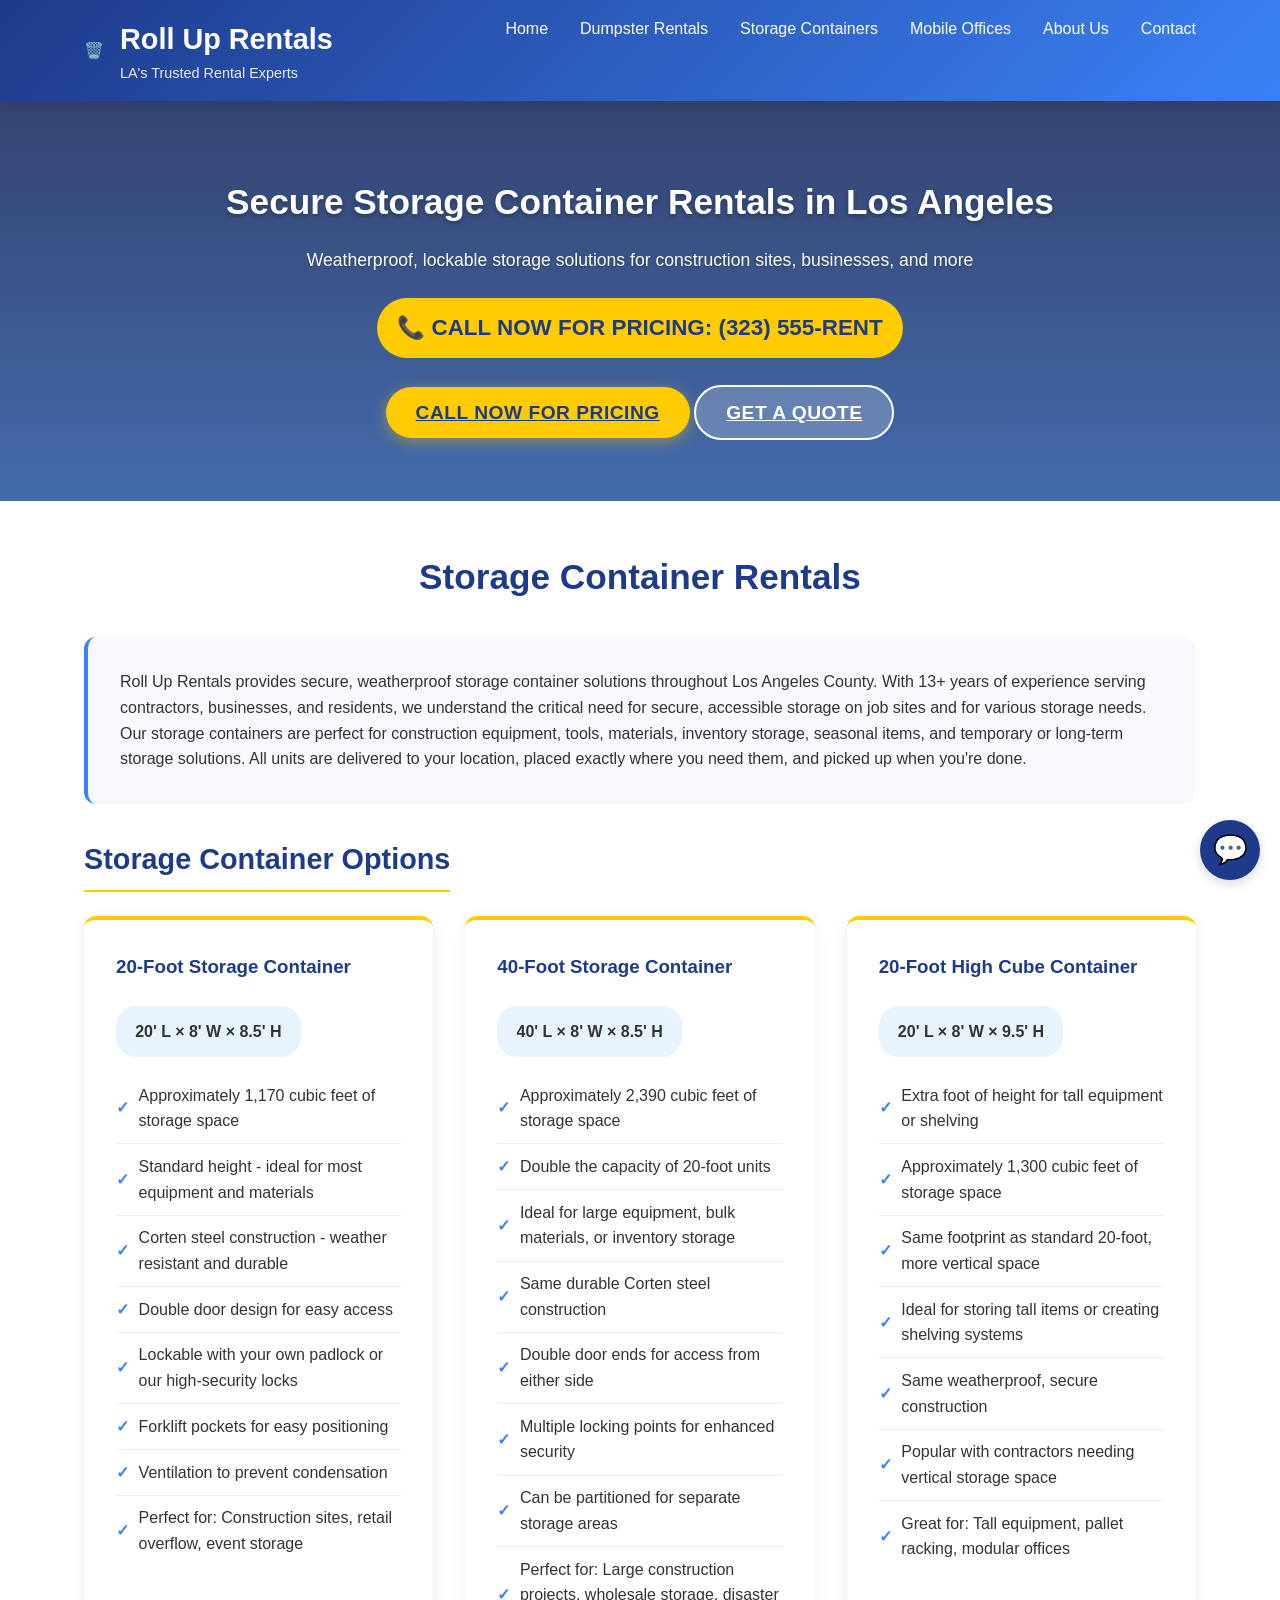
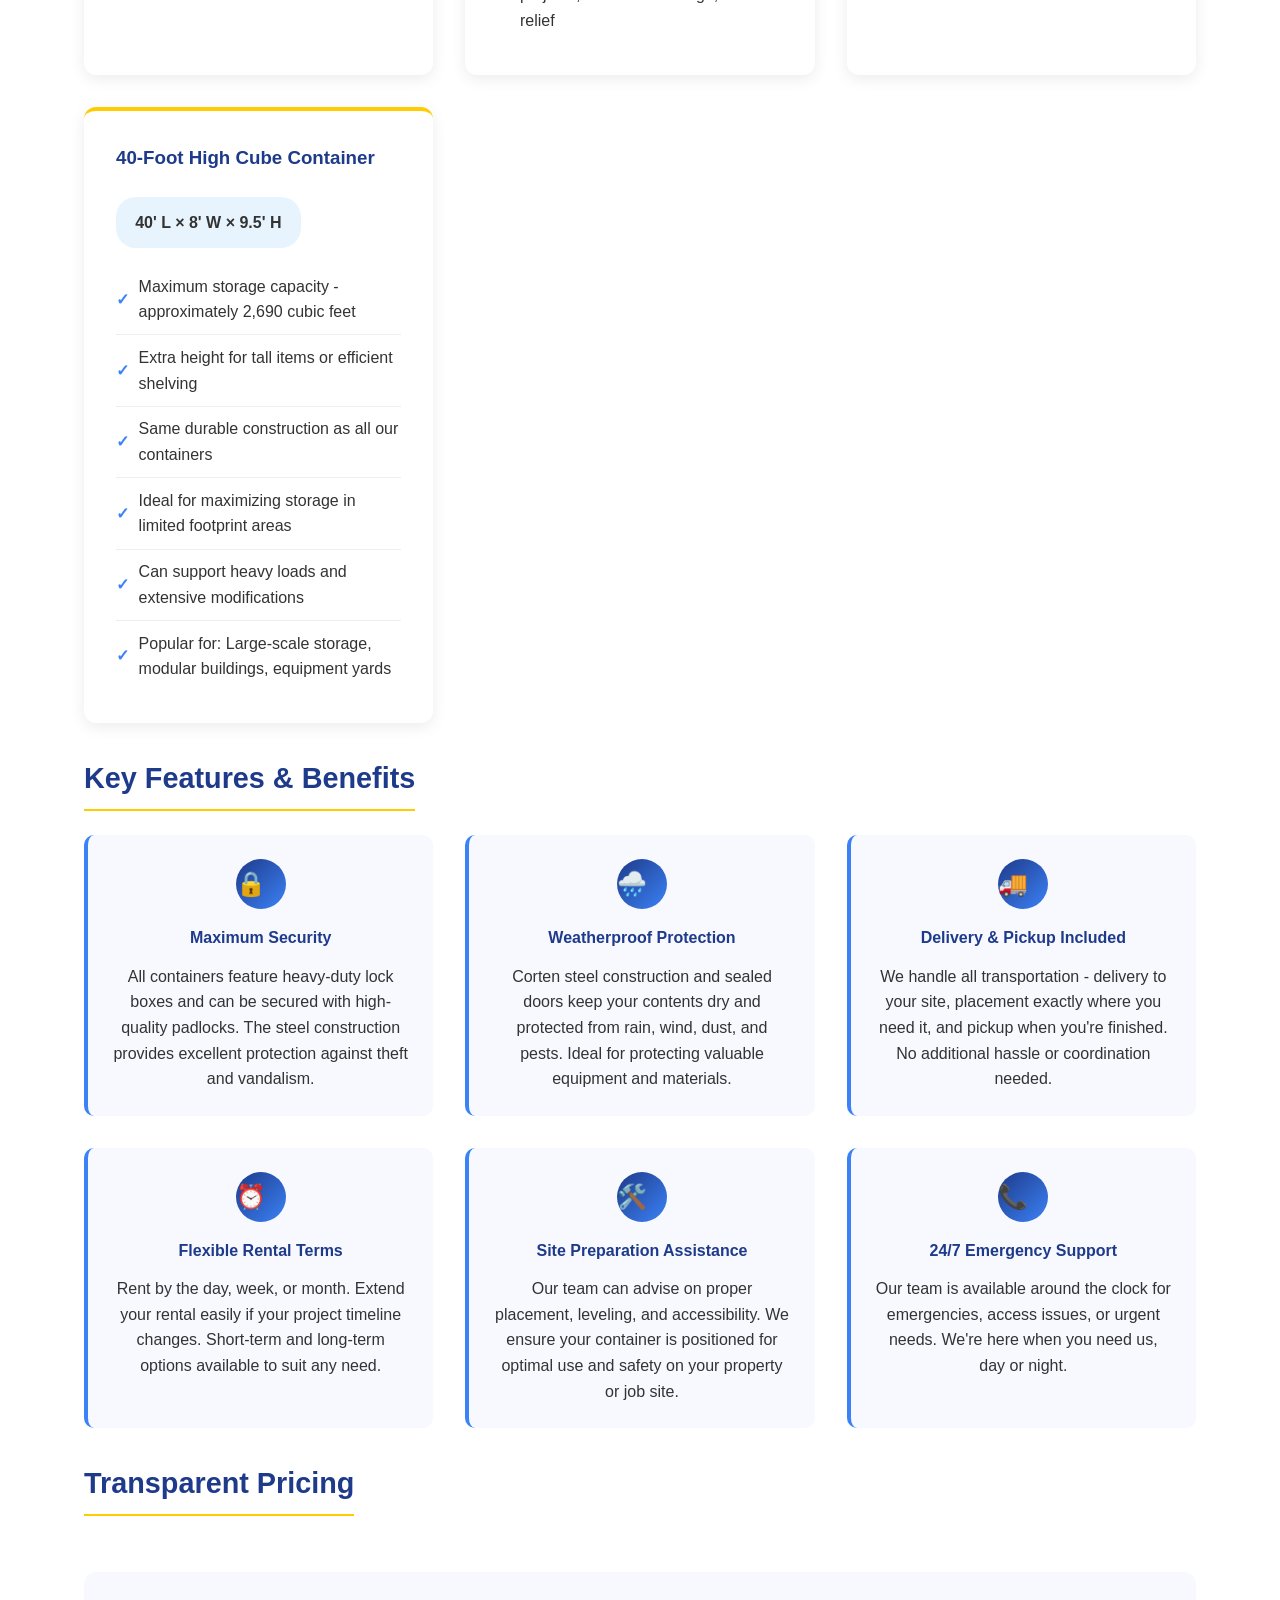
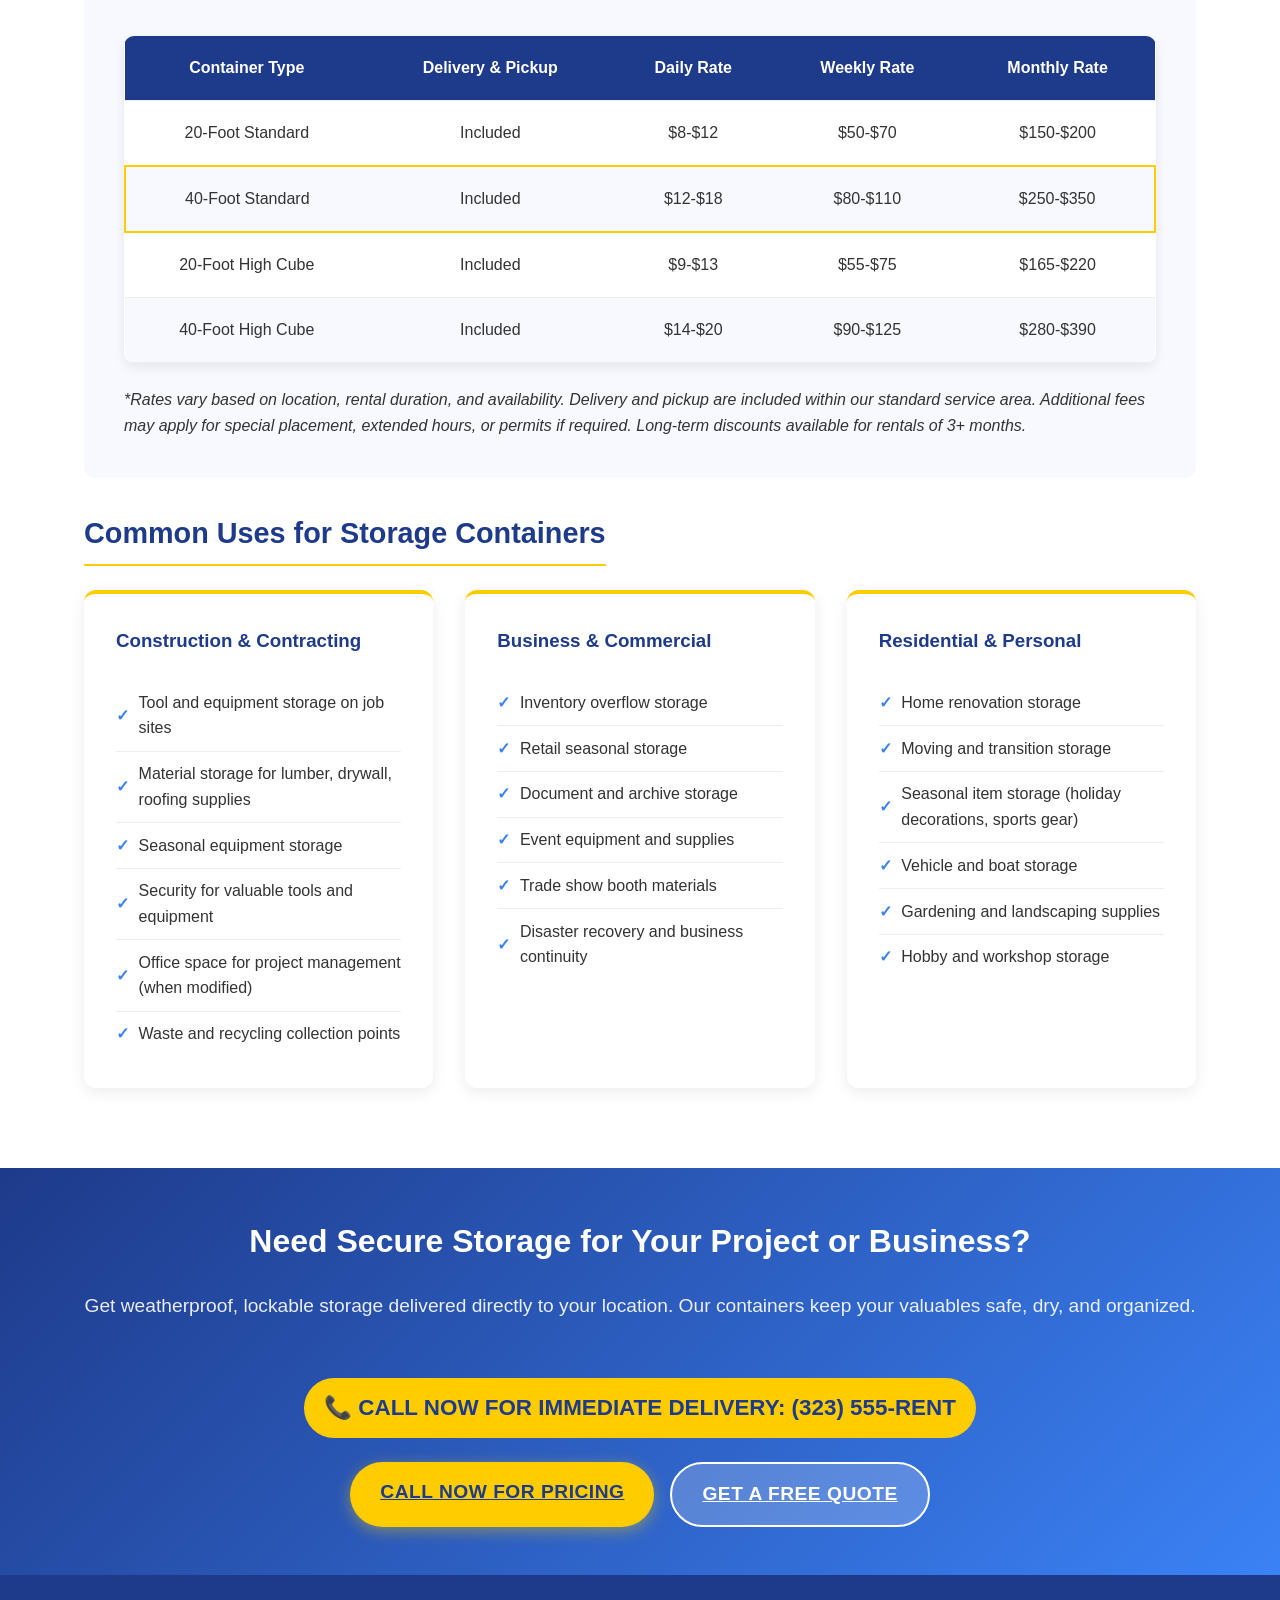
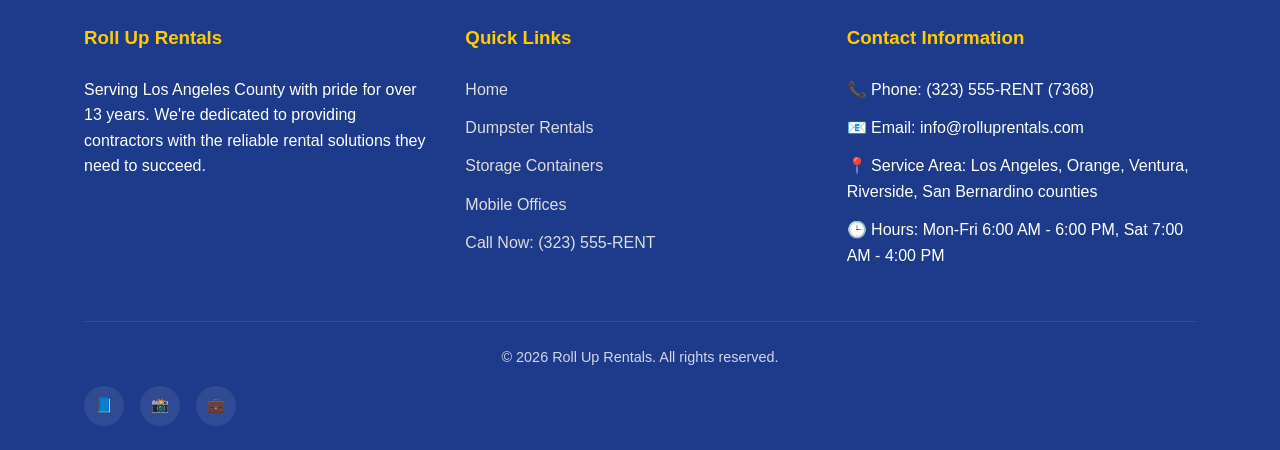
<file: storage-containers.html>
<!DOCTYPE html>
<html lang="en">
<head>
    <meta charset="UTF-8">
    <meta name="viewport" content="width=device-width, initial-scale=1.0">
    <title>Storage Container Rentals Los Angeles - Roll Up Rentals</title>
    <meta name="description" content="Secure storage container rentals in Los Angeles for construction sites, businesses, and personal use. Weatherproof, lockable containers with 13+ years of trusted service.">
    <style>
        * {
            margin: 0;
            padding: 0;
            box-sizing: border-box;
        }
        
        body {
            font-family: 'Segoe UI', Tahoma, Geneva, Verdana, sans-serif;
            line-height: 1.6;
            color: #333;
            background-color: #f9f9f9;
        }
        
        .container {
            width: 90%;
            max-width: 1200px;
            margin: 0 auto;
            padding: 0 20px;
        }
        
        header {
            background: linear-gradient(135deg, #1e3a8a 0%, #3b82f6 100%);
            color: white;
            padding: 1rem 0;
            position: sticky;
            top: 0;
            z-index: 1000;
            box-shadow: 0 2px 10px rgba(0,0,0,0.1);
        }
        
        header .logo {
            display: flex;
            align-items: center;
            gap: 1rem;
        }
        
        header .logo h1 {
            font-size: 1.8rem;
            font-weight: bold;
        }
        
        header .logo p {
            font-size: 0.9rem;
            opacity: 0.9;
        }
        
        .hero {
            background: linear-gradient(rgba(30, 58, 138, 0.8), rgba(59, 130, 246, 0.8)), 
                      url('https://images.unsplash.com/photo-1581578731548-c64695cc6952?auto=format&fit=crop&w=1600&q=80');
            background-size: cover;
            background-position: center;
            height: 400px;
            display: flex;
            align-items: center;
            color: white;
            text-align: center;
            position: relative;
        }
        
        .hero::after {
            content: '';
            position: absolute;
            top: 0;
            left: 0;
            right: 0;
            bottom: 0;
            background: rgba(0, 0, 0, 0.3);
        }
        
        .hero-content {
            position: relative;
            z-index: 10;
        }
        
        .hero h2 {
            font-size: 2.2rem;
            margin-bottom: 1rem;
            text-shadow: 0 2px 4px rgba(0,0,0,0.3);
        }
        
        .hero p {
            font-size: 1.1rem;
            text-shadow: 0 1px 2px rgba(0,0,0,0.3);
        }
        
        .phone-highlight {
            display: block;
            background: #ffcc00;
            color: #1e3a8a;
            padding: 12px 20px;
            font-size: 1.4rem;
            font-weight: bold;
            border-radius: 30px;
            margin: 1.5rem 0;
            display: inline-block;
            animation: pulse 2s infinite;
        }
        
        @keyframes pulse {
            0% { transform: scale(1); }
            50% { transform: scale(1.05); }
            100% { transform: scale(1); }
        }
        
        .btn-primary, .btn-secondary {
            padding: 15px 30px;
            font-size: 1.2rem;
            font-weight: bold;
            border: none;
            border-radius: 50px;
            cursor: pointer;
            transition: all 0.3s ease;
            text-transform: uppercase;
            letter-spacing: 0.5px;
        }
        
        .btn-primary {
            background: #ffcc00;
            color: #1e3a8a;
            box-shadow: 0 4px 15px rgba(255, 204, 0, 0.4);
        }
        
        .btn-secondary {
            background: rgba(255, 255, 255, 0.2);
            color: white;
            border: 2px solid white;
        }
        
        .btn-primary:hover {
            transform: translateY(-3px);
            box-shadow: 0 6px 20px rgba(255, 204, 0, 0.6);
            background: #ffd633;
        }
        
        .btn-secondary:hover {
            background: rgba(255, 255, 255, 0.3);
            transform: translateY(-3px);
        }
        
        nav {
            display: flex;
            justify-content: space-between;
            align-in: center;
        }
        
        nav ul {
            display: flex;
            gap: 2rem;
            list-style: none;
        }
        
        nav a {
            color: white;
            text-decoration: none;
            font-weight: 500;
            transition: opacity 0.3s ease;
        }
        
        nav a:hover {
            opacity: 0.8;
        }
        
        .mobile-menu-toggle {
            display: none;
            background: none;
            border: none;
            color: white;
            font-size: 1.5rem;
            cursor: pointer;
        }
        
        @media (max-width: 768px) {
            .mobile-menu-toggle {
                display: block;
            }
            
            nav ul {
                position: fixed;
                top: 70px;
                right: -100%;
                background: rgba(30, 58, 138, 0.95);
                width: 80%;
                max-width: 300px;
                height: calc(100vh - 70px);
                flex-direction: column;
                padding: 2rem;
                transition: right 0.3s ease;
                z-index: 999;
            }
            
            nav ul.active {
                right: 0;
            }
            
            .hero h2 {
                font-size: 1.8rem;
            }
        }
        
        .content-section {
            padding: 3rem 0;
            background: white;
        }
        
        .content-section h1 {
            text-align: center;
            margin-bottom: 2rem;
            color: #1e3a8a;
            font-size: 2.2rem;
        }
        
        .content-section h2 {
            color: #1e3a8a;
            margin-bottom: 1.5rem;
            font-size: 1.8rem;
            border-bottom: 2px solid #ffcc00;
            display: inline-block;
            padding-bottom: 0.5rem;
        }
        
        .service-overview {
            background: #f8f9ff;
            padding: 2rem;
            border-radius: 12px;
            margin-bottom: 2rem;
            border-left: 4px solid #3b82f6;
        }
        
        .container-types {
            display: grid;
            grid-template-columns: repeat(auto-fit, minmax(300px, 1fr));
            gap: 2rem;
            margin-bottom: 2rem;
        }
        
        .container-card {
            background: white;
            padding: 2rem;
            border-radius: 12px;
            box-shadow: 0 4px 15px rgba(0,0,0,0.08);
            border-top: 4px solid #ffcc00;
            transition: transform 0.3s ease, box-shadow 0.3s ease;
        }
        
        .container-card:hover {
            transform: translateY(-5px);
            box-shadow: 0 8px 25px rgba(0,0,0,0.15);
        }
        
        .container-card h3 {
            color: #1e3a8a;
            margin-bottom: 1.5rem;
            display: flex;
            align-items: center;
            gap: 0.8rem;
        }
        
        .container-card .dimensions {
            background: #e8f4fd;
            padding: 0.8rem 1.2rem;
            border-radius: 20px;
            display: inline-block;
            font-weight: 600;
            margin-bottom: 1rem;
        }
        
        .container-card ul {
            list-style: none;
        }
        
        .container-card li {
            padding: 0.6rem 0;
            border-bottom: 1px solid #eee;
            display: flex;
            align-items: center;
            gap: 0.6rem;
        }
        
        .container-card li:last-child {
            border-bottom: none;
        }
        
        .container-card li::before {
            content: "✓";
            color: #3b82f6;
            font-weight: bold;
        }
        
        .features-grid {
            display: grid;
            grid-template-columns: repeat(auto-fit, minmax(280px, 1fr));
            gap: 2rem;
            margin-bottom: 2rem;
        }
        
        .feature-card {
            background: #f8f9ff;
            padding: 1.5rem;
            border-radius: 10px;
            text-align: center;
            border-left: 4px solid #3b82f6;
        }
        
        .feature-icon {
            width: 50px;
            height: 50px;
            background: linear-gradient(135deg, #1e3a8a, #3b82f6);
            border-radius: 50%;
            display: flex;
            align-items: center;
            justify-center: center;
            margin: 0 auto 1rem;
            font-size: 1.5rem;
            color: white;
        }
        
        .feature-card h4 {
            margin-bottom: 0.8rem;
            color: #1e3a8a;
        }
        
        .pricing-section {
            background: #f8f9ff;
            padding: 2.5rem;
            border-radius: 12px;
            margin: 2rem 0;
        }
        
        .pricing-table {
            width: 100%;
            border-collapse: collapse;
            margin: 1.5rem 0;
            background: white;
            border-radius: 10px;
            overflow: hidden;
            box-shadow: 0 4px 12px rgba(0,0,0,0.08);
        }
        
        .pricing-table th,
        .pricing-table td {
            padding: 1.2rem;
            text-align: center;
            border-bottom: 1px solid #eee;
        }
        
        .pricing-table th {
            background: #1e3a8a;
            color: white;
            font-weight: 600;
        }
        
        .pricing-table tr:nth-child(even) {
            background: #f8f9ff;
        }
        
        .pricing-table tr:hover {
            background: #f0f7ff;
        }
        
        .pricing-table .popular {
            background: #fff9e6;
            border: 2px solid #ffcc00;
        }
        
        .cta-section {
            text-align: center;
            padding: 3rem 0;
            background: linear-gradient(135deg, #1e3a8a 0%, #3b82f6 100%);
            color: white;
        }
        
        .cta-section h2 {
            font-size: 2rem;
            margin-bottom: 1.5rem;
        }
        
        .cta-section p {
            font-size: 1.2rem;
            margin-bottom: 2rem;
            opacity: 0.9;
        }
        
        .experience-badge {
            background: linear-gradient(135deg, #ffcc00, #ffd633);
            color: #1e3a8a;
            padding: 1rem 2rem;
            border-radius: 50px;
            display: inline-block;
            font-weight: bold;
            font-size: 1.3rem;
            box-shadow: 0 4px 15px rgba(255, 204, 0, 0.4);
            margin: 1.5rem 0;
        }
        
        .footer {
            background: #1e3a8a;
            color: white;
            padding: 3rem 0 1.5rem;
        }
        
        .footer-content {
            display: grid;
            grid-template-columns: repeat(auto-fit, minmax(250px, 1fr));
            gap: 2rem;
        }
        
        .footer h3 {
            margin-bottom: 1.5rem;
            color: #ffcc00;
        }
        
        .footer ul {
            list-style: none;
        }
        
        .footer li {
            margin-bottom: 0.8rem;
        }
        
        .footer a {
            color: #ddd;
            text-decoration: none;
            transition: color 0.3s ease;
        }
        
        .footer a:hover {
            color: white;
        }
        
        .footer-bottom {
            text-align: center;
            margin-top: 2.5rem;
            padding-top: 1.5rem;
            border-top: 1px solid rgba(255,255,255,0.1);
            font-size: 0.9rem;
            opacity: 0.8;
        }
        
        .social-links {
            display: flex;
            gap: 1rem;
            margin-top: 1rem;
        }
        
        .social-links a {
            width: 40px;
            height: 40px;
            border-radius: 50%;
            background: rgba(255,255,255,0.1);
            display: flex;
            align-items: center;
            justify-content: center;
            color: white;
            transition: all 0.3s ease;
        }
        
        .social-links a:hover {
            background: rgba(255,255,255,0.2);
            transform: translateY(-3px);
        }
        
        @media (max-width: 768px) {
            .container-types,
            .features-grid {
                grid-template-columns: 1fr;
            }
            
            .pricing-table th,
            .pricing-table td {
                padding: 0.8rem;
                font-size: 0.9rem;
            }
            
            .content-section {
                padding: 2rem 0;
            }
        }
    </style>
</head>
<body>
    <header>
        <div class="container">
            <nav>
                <div class="logo">
                    <div>🗑️</div>
                    <div>
                        <h1>Roll Up Rentals</h1>
                        <p>LA's Trusted Rental Experts</p>
                    </div>
                </div>
                <button class="mobile-menu-toggle" aria-label="Toggle menu">☰</button>
                <ul>
                    <li><a href="index.html">Home</a></li>
                    <li><a href="dumpster-rentals.html">Dumpster Rentals</a></li>
                    <li><a href="storage-containers.html" class="active">Storage Containers</a></li>
                    <li><a href="mobile-offices.html">Mobile Offices</a></li>
                    <li><a href="about.html">About Us</a></li>
                    <li><a href="contact.html">Contact</a></li>
                </ul>
            </nav>
        </div>
    </header>

    <section class="hero">
        <div class="hero-content container">
            <h2>Secure Storage Container Rentals in Los Angeles</h2>
            <p>Weatherproof, lockable storage solutions for construction sites, businesses, and more</p>
            <div class="phone-highlight">📞 CALL NOW FOR PRICING: (323) 555-RENT</div>
            <div style="text-align: center; margin-top: 1rem;">
                <a href="tel:+13235557368" class="btn-primary">CALL NOW FOR PRICING</a>
                <a href="contact.html" class="btn-secondary">GET A QUOTE</a>
            </div>
        </div>
    </section>

    <section class="content-section">
        <div class="container">
            <h1>Storage Container Rentals</h1>
            
            <div class="service-overview">
                <p>Roll Up Rentals provides secure, weatherproof storage container solutions throughout Los Angeles County. With 13+ years of experience serving contractors, businesses, and residents, we understand the critical need for secure, accessible storage on job sites and for various storage needs.</p>
                <p>Our storage containers are perfect for construction equipment, tools, materials, inventory storage, seasonal items, and temporary or long-term storage solutions. All units are delivered to your location, placed exactly where you need them, and picked up when you're done.</p>
            </div>
            
            <h2>Storage Container Options</h2>
            <div class="container-types">
                <div class="container-card">
                    <h3>20-Foot Storage Container</h3>
                    <div class="dimensions">20' L × 8' W × 8.5' H</div>
                    <ul>
                        <li>Approximately 1,170 cubic feet of storage space</li>
                        <li>Standard height - ideal for most equipment and materials</li>
                        <li>Corten steel construction - weather resistant and durable</li>
                        <li>Double door design for easy access</li>
                        <li>Lockable with your own padlock or our high-security locks</li>
                        <li>Forklift pockets for easy positioning</li>
                        <li>Ventilation to prevent condensation</li>
                        <li>Perfect for: Construction sites, retail overflow, event storage</li>
                    </ul>
                </div>
                
                <div class="container-card">
                    <h3>40-Foot Storage Container</h3>
                    <div class="dimensions">40' L × 8' W × 8.5' H</div>
                    <ul>
                        <li>Approximately 2,390 cubic feet of storage space</li>
                        <li>Double the capacity of 20-foot units</li>
                        <li>Ideal for large equipment, bulk materials, or inventory storage</li>
                        <li>Same durable Corten steel construction</li>
                        <li>Double door ends for access from either side</li>
                        <li>Multiple locking points for enhanced security</li>
                        <li>Can be partitioned for separate storage areas</li>
                        <li>Perfect for: Large construction projects, wholesale storage, disaster relief</li>
                    </ul>
                </div>
                
                <div class="container-card">
                    <h3>20-Foot High Cube Container</h3>
                    <div class="dimensions">20' L × 8' W × 9.5' H</div>
                    <ul>
                        <li>Extra foot of height for tall equipment or shelving</li>
                        <li>Approximately 1,300 cubic feet of storage space</li>
                        <li>Same footprint as standard 20-foot, more vertical space</li>
                        <li>Ideal for storing tall items or creating shelving systems</li>
                        <li>Same weatherproof, secure construction</li>
                        <li>Popular with contractors needing vertical storage space</li>
                        <li>Great for: Tall equipment, pallet racking, modular offices</li>
                    </ul>
                </div>
                
                <div class="container-card">
                    <h3>40-Foot High Cube Container</h3>
                    <div class="dimensions">40' L × 8' W × 9.5' H</div>
                    <ul>
                        <li>Maximum storage capacity - approximately 2,690 cubic feet</li>
                        <li>Extra height for tall items or efficient shelving</li>
                        <li>Same durable construction as all our containers</li>
                        <li>Ideal for maximizing storage in limited footprint areas</li>
                        <li>Can support heavy loads and extensive modifications</li>
                        <li>Popular for: Large-scale storage, modular buildings, equipment yards</li>
                    </ul>
                </div>
            </div>
            
            <h2>Key Features & Benefits</h2>
            <div class="features-grid">
                <div class="feature-card">
                    <div class="feature-icon">🔒</div>
                    <h4>Maximum Security</h4>
                    <p>All containers feature heavy-duty lock boxes and can be secured with high-quality padlocks. The steel construction provides excellent protection against theft and vandalism.</p>
                </div>
                <div class="feature-card">
                    <div class="feature-icon">🌧️</div>
                    <h4>Weatherproof Protection</h4>
                    <p>Corten steel construction and sealed doors keep your contents dry and protected from rain, wind, dust, and pests. Ideal for protecting valuable equipment and materials.</p>
                </div>
                <div class="feature-card">
                    <div class="feature-icon">🚚</div>
                    <h4>Delivery & Pickup Included</h4>
                    <p>We handle all transportation - delivery to your site, placement exactly where you need it, and pickup when you're finished. No additional hassle or coordination needed.</p>
                </div>
                <div class="feature-card">
                    <div class="feature-icon">⏰</div>
                    <h4>Flexible Rental Terms</h4>
                    <p>Rent by the day, week, or month. Extend your rental easily if your project timeline changes. Short-term and long-term options available to suit any need.</p>
                </div>
                <div class="feature-card">
                    <div class="feature-icon">🛠️</div>
                    <h4>Site Preparation Assistance</h4>
                    <p>Our team can advise on proper placement, leveling, and accessibility. We ensure your container is positioned for optimal use and safety on your property or job site.</p>
                </div>
                <div class="feature-card">
                    <div class="feature-icon">📞</div>
                    <h4>24/7 Emergency Support</h4>
                    <p>Our team is available around the clock for emergencies, access issues, or urgent needs. We're here when you need us, day or night.</p>
                </div>
            </div>
            
            <h2>Transparent Pricing</h2>
            <div class="pricing-section">
                <table class="pricing-table">
                    <thead>
                        <tr>
                            <th>Container Type</th>
                            <th>Delivery & Pickup</th>
                            <th>Daily Rate</th>
                            <th>Weekly Rate</th>
                            <th>Monthly Rate</th>
                        </tr>
                    </thead>
                    <tbody>
                        <tr>
                            <td>20-Foot Standard</td>
                            <td>Included</td>
                            <td>$8-$12</td>
                            <td>$50-$70</td>
                            <td>$150-$200</td>
                        </tr>
                        <tr class="popular">
                            <td>40-Foot Standard</td>
                            <td>Included</td>
                            <td>$12-$18</td>
                            <td>$80-$110</td>
                            <td>$250-$350</td>
                        </tr>
                        <tr>
                            <td>20-Foot High Cube</td>
                            <td>Included</td>
                            <td>$9-$13</td>
                            <td>$55-$75</td>
                            <td>$165-$220</td>
                        </tr>
                        <tr>
                            <td>40-Foot High Cube</td>
                            <td>Included</td>
                            <td>$14-$20</td>
                            <td>$90-$125</td>
                            <td>$280-$390</td>
                        </tr>
                    </tbody>
                </table>
                <p><em>*Rates vary based on location, rental duration, and availability. Delivery and pickup are included within our standard service area. Additional fees may apply for special placement, extended hours, or permits if required. Long-term discounts available for rentals of 3+ months.</em></p>
            </div>
            
            <h2>Common Uses for Storage Containers</h2>
            <div class="container-types">
                <div class="container-card">
                    <h3>Construction & Contracting</h3>
                    <ul>
                        <li>Tool and equipment storage on job sites</li>
                        <li>Material storage for lumber, drywall, roofing supplies</li>
                        <li>Seasonal equipment storage</li>
                        <li>Security for valuable tools and equipment</li>
                        <li>Office space for project management (when modified)</li>
                        <li>Waste and recycling collection points</li>
                    </ul>
                </div>
                <div class="container-card">
                    <h3>Business & Commercial</h3>
                    <ul>
                        <li>Inventory overflow storage</li>
                        <li>Retail seasonal storage</li>
                        <li>Document and archive storage</li>
                        <li>Event equipment and supplies</li>
                        <li>Trade show booth materials</li>
                        <li>Disaster recovery and business continuity</li>
                    </ul>
                </div>
                <div class="container-card">
                    <h3>Residential & Personal</h3>
                    <ul>
                        <li>Home renovation storage</li>
                        <li>Moving and transition storage</li>
                        <li>Seasonal item storage (holiday decorations, sports gear)</li>
                        <li>Vehicle and boat storage</li>
                        <li>Gardening and landscaping supplies</li>
                        <li>Hobby and workshop storage</li>
                    </ul>
                </div>
            </div>
        </div>
    </section>

    <section class="cta-section">
        <div class="container">
            <h2>Need Secure Storage for Your Project or Business?</h2>
            <p>Get weatherproof, lockable storage delivered directly to your location. Our containers keep your valuables safe, dry, and organized.</p>
            <div class="phone-highlight">📞 CALL NOW FOR IMMEDIATE DELIVERY: (323) 555-RENT</div>
            <div class="cta-buttons" style="display: flex; justify-content: center; gap: 1rem; flex-wrap: wrap;">
                <a href="tel:+13235557368" class="btn-primary">CALL NOW FOR PRICING</a>
                <a href="contact.html" class="btn-secondary">GET A FREE QUOTE</a>
            </div>
        </div>
    </section>

    <footer class="footer">
        <div class="container">
            <div class="footer-content">
                <div>
                    <h3>Roll Up Rentals</h3>
                    <p>Serving Los Angeles County with pride for over 13 years. We're dedicated to providing contractors with the reliable rental solutions they need to succeed.</p>
                </div>
                <div>
                    <h3>Quick Links</h3>
                    <ul>
                        <li><a href="index.html">Home</a></li>
                        <li><a href="dumpster-rentals.html">Dumpster Rentals</a></li>
                        <li><a href="storage-containers.html">Storage Containers</a></li>
                        <li><a href="mobile-offices.html">Mobile Offices</a></li>
                        <li><a href="tel:+13235557368">Call Now: (323) 555-RENT</a></li>
                    </ul>
                </div>
                <div>
                    <h3>Contact Information</h3>
                    <ul>
                        <li>📞 Phone: (323) 555-RENT (7368)</li>
                        <li>📧 Email: info@rolluprentals.com</li>
                        <li>📍 Service Area: Los Angeles, Orange, Ventura, Riverside, San Bernardino counties</li>
                        <li>🕒 Hours: Mon-Fri 6:00 AM - 6:00 PM, Sat 7:00 AM - 4:00 PM</li>
                    </ul>
                </div>
            </div>
            <div class="footer-bottom">
                <p>&copy; 2026 Roll Up Rentals. All rights reserved.</p>
                <div class="social-links">
                    <a href="#" aria-label="Facebook">📘</a>
                    <a href="#" aria-label="Instagram">📸</a>
                    <a href="#" aria-label="LinkedIn">💼</a>
                </div>
            </div>
        </div>
    </footer>

    <script>
        document.addEventListener('DOMContentLoaded', function() {
            const mobileToggle = document.querySelector('.mobile-menu-toggle');
            const navMenu = document.querySelector('nav ul');
            
            mobileToggle.addEventListener('click', function() {
                navMenu.classList.toggle('active');
            });
            
            // Close mobile menu when clicking outside
            document.addEventListener('click', function(e) {
                if (!mobileToggle.contains(e.target) && !navMenu.contains(e.target)) {
                    navMenu.classList.remove('active');
                }
            });
        });
    </script>
    <script src="js/chatbot.js"></script>
</body>
</html>
</file>
